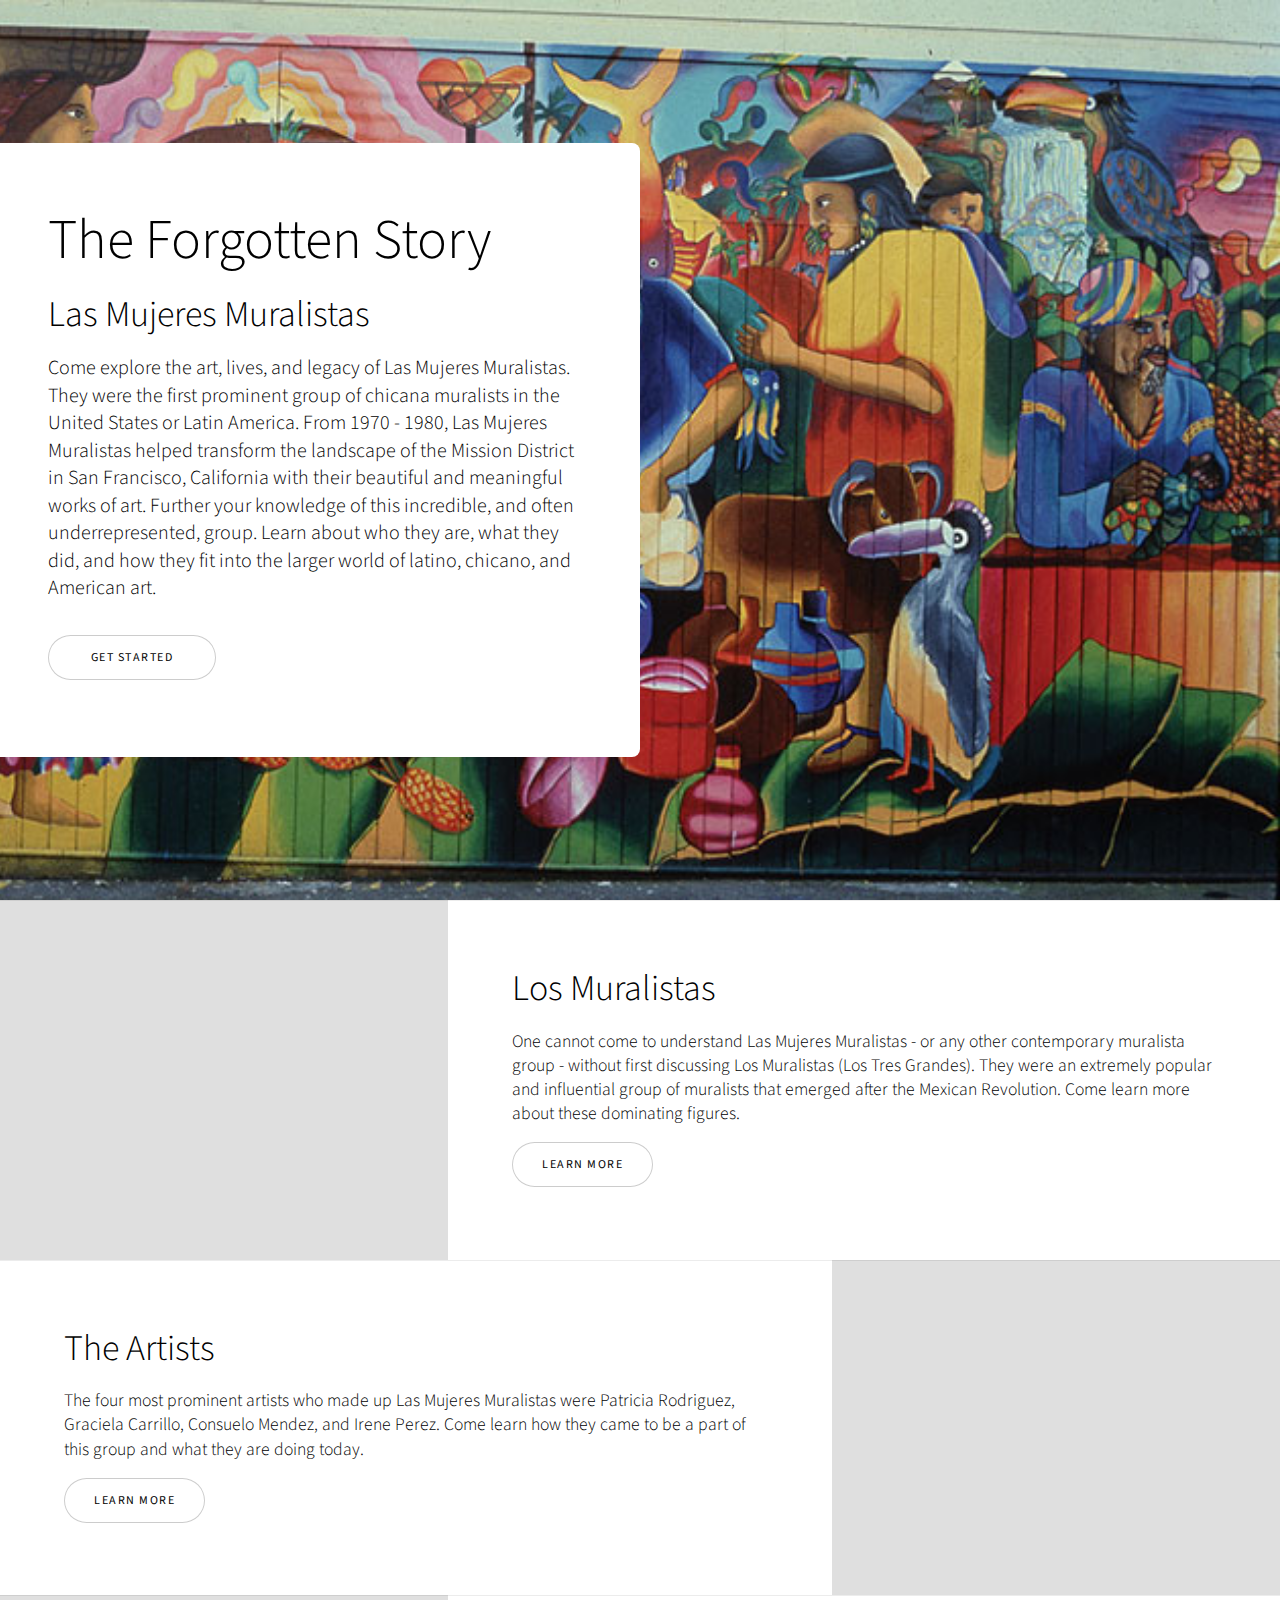
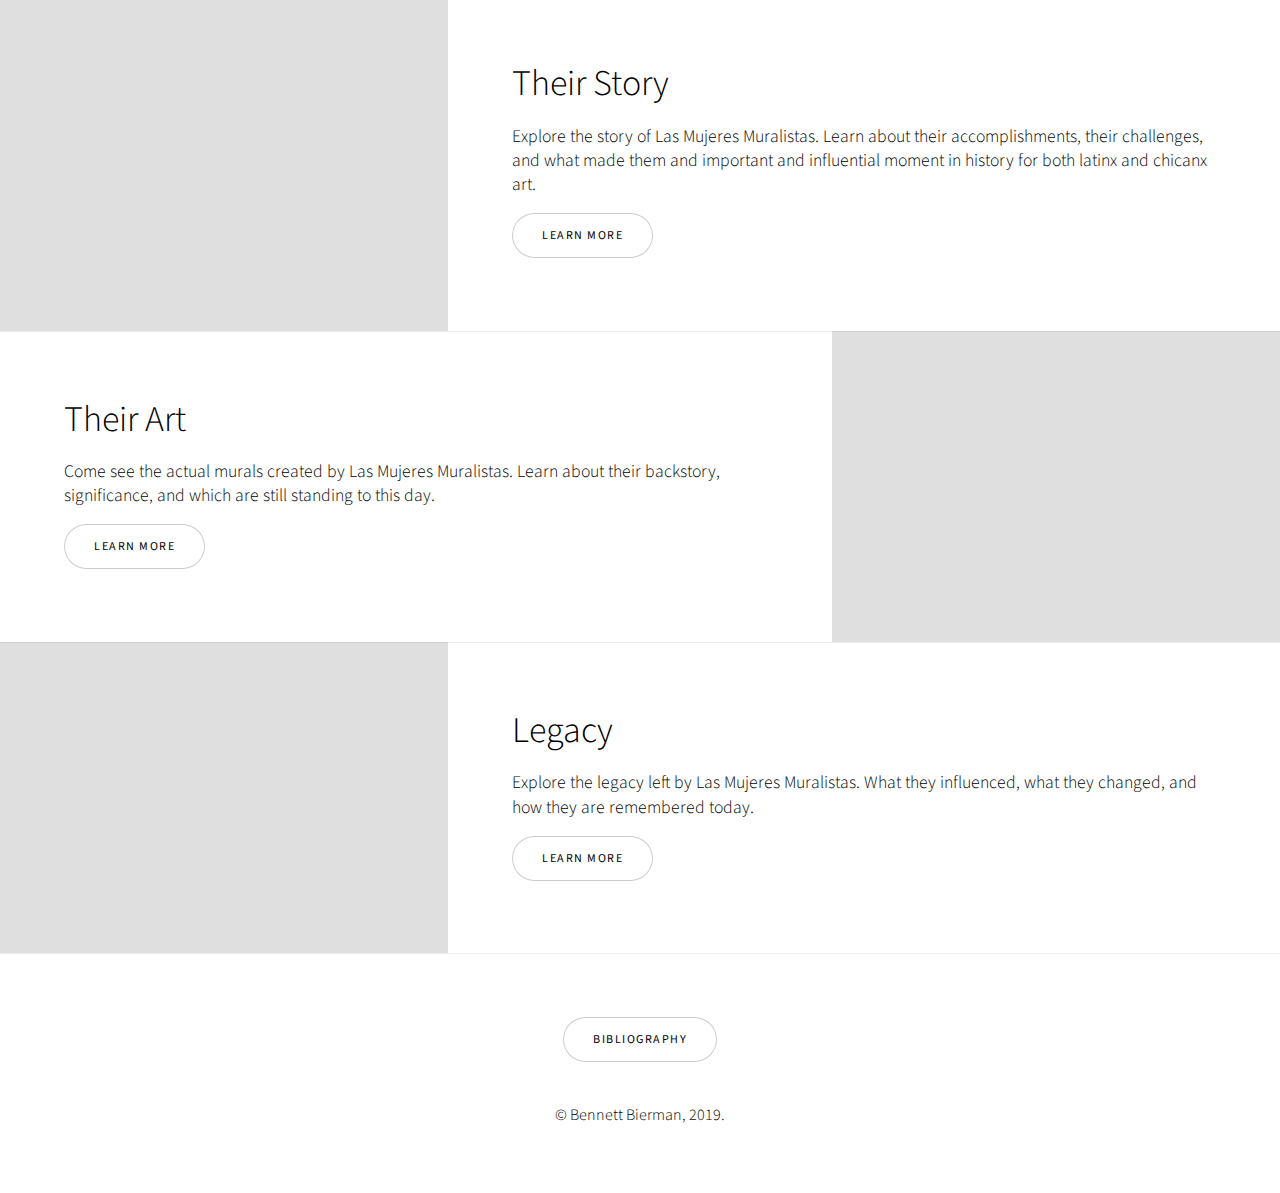
<file: index.html>
<!DOCTYPE HTML>
<!--
	Story by HTML5 UP
	html5up.net | @ajlkn
	Free for personal and commercial use under the CCA 3.0 license (html5up.net/license)
-->
<html>
	<head>
		<title>The Forgotten Journey</title>
		<meta charset="utf-8" />
		<meta name="viewport" content="width=device-width, initial-scale=1, user-scalable=no" />
		<link rel="stylesheet" href="assets/css/main.css" />
		<noscript><link rel="stylesheet" href="assets/css/noscript.css" /></noscript>
	</head>
	<body class="is-preload">

		<!-- Wrapper -->
			<div id="wrapper" class="divided">

				<!-- One -->
					<section class="banner style2 orient-left content-align-left image-position-right fullscreen onload-image-fade-in onload-content-fade-right">
						<div class="content">
							<h1>The Forgotten Story</h1>
							<h2>Las Mujeres Muralistas<h2>
							<p class="major">Come explore the art, lives, and legacy of Las Mujeres Muralistas. They were the first prominent group of chicana muralists in the United States or Latin America. From 1970 - 1980, Las Mujeres Muralistas helped transform the landscape of the Mission District in San Francisco, California with their beautiful and meaningful works of art. Further your knowledge of this incredible, and often underrepresented, group.  Learn about who they are, what they did, and how they fit into the larger world of latino, chicano, and American art.</p>
							<ul class="actions stacked">
								<li><a href="#first" class="button big wide smooth-scroll-middle">Get Started</a></li>
							</ul>
						</div>
						<div class="image">
							<img src="images/Mural_1.jpg" alt="" />
						</div>
					</section>

				<!-- 3 Grande -->
					<section class="spotlight style1 orient-right content-align-left image-position-center onscroll-image-fade-in" id="first">
						<div class="content">
							<h2>Los Muralistas</h2>
							<h4>One cannot come to understand Las Mujeres Muralistas - or any other contemporary muralista group - without first discussing Los Muralistas (Los Tres Grandes).  They were an extremely popular and influential group of muralists that emerged after the Mexican Revolution.  Come learn more about these dominating figures.</h4>

							<ul class="actions stacked">
								<li><a href="LosMuralistas.html" class="button">Learn More</a></li>
							</ul>
						</div>
						<div class="image">
							<img src="images/artists.jpg" alt="" />
						</div>
					</section>

				<!-- The Artists -->
					<section class="spotlight style1 orient-left content-align-left image-position-center onscroll-image-fade-in">
						<div class="content">
							<h2>The Artists</h2>
							<h4>The four most prominent artists who made up Las Mujeres Muralistas were  Patricia Rodriguez, Graciela Carrillo, Consuelo Mendez, and Irene Perez.  Come learn how they came to be a part of this group and what they are doing today. 
							</h4>
							<ul class="actions stacked">
								<li><a href="theArtists.html" class="button">Learn More</a></li>
							</ul>
						</div>
						<div class="image">
							<img src="images/three_mujeres.jpg" alt="" />
						</div>
					</section>

				<!-- Struggle -->
					<section class="spotlight style1 orient-right content-align-left image-position-center onscroll-image-fade-in">
						<div class="content">
							<h2>Their Story</h2>
							<h4>Explore the story of Las Mujeres Muralistas.  Learn about their accomplishments, their challenges, and what made them and important and influential moment in history for both latinx and chicanx art. </h4>
							<ul class="actions stacked">
								<li><a href="struggle.html" class="button">Learn More</a></li>
							</ul>
						</div>
						<div class="image">
							<img src="images/chicano_art.jpg" alt="" />
						</div>
					</section>

				<!-- Their Work -->
					<section class="spotlight style1 orient-left content-align-left image-position-center onscroll-image-fade-in">
						<div class="content">
							<h2>Their Art</h2>
							<h4>Come see the actual murals created by Las Mujeres Muralistas.  Learn about their backstory, significance, and which are still standing to this day. </h4>
							<ul class="actions stacked">
								<li><a href="TheArt.html" class="button">Learn More</a></li>
							</ul>
						</div>
						<div class="image">
							<img src="images/their_art.jpg" alt="" />
						</div>
					</section>

				<!-- Larger Movements -->
					<section class="spotlight style1 orient-right content-align-left image-position-center onscroll-image-fade-in">
						<div class="content">
							<h2>Legacy</h2>
							<h4>Explore the legacy left by Las Mujeres Muralistas.  What they influenced, what they changed, and how they are remembered today. </h4>
							<ul class="actions stacked">
								<li><a href="movements.html" class="button">Learn More</a></li>
							</ul>
						</div>
						<div class="image">
							<img src="images/legacy.jpg" alt="" />
						</div>
					</section>

				

				<!-- Eight -->
					<footer class="wrapper style1 align-center">
						<div class="inner">
							<ul class="actions stacked">
								<li><a href="https://docs.google.com/document/d/18CpOERGQabqAbsi37Ru4Nav7_LlBPJ4bj7q-UUsuO5E/edit" class="button">Bibliography</a></li>
							</ul>
							<p>&copy; Bennett Bierman, 2019</a>.</p>
						</div>
					</footer>

						<!-- Gallery 
							<div class="gallery style2 medium lightbox onscroll-fade-in">
								<article>
									<a href="images/gallery/fulls/01.jpg" class="image">
										<img src="images/gallery/thumbs/01.jpg" alt="" />
									</a>
									<div class="caption">
										<h3>Ipsum Dolor</h3>
										<p>Lorem ipsum dolor amet, consectetur magna etiam elit. Etiam sed ultrices.</p>
										<ul class="actions fixed">
											<li><span class="button small">Details</span></li>
										</ul>
									</div>
								</article>
								<article>
									<a href="images/gallery/fulls/02.jpg" class="image">
										<img src="images/gallery/thumbs/02.jpg" alt="" />
									</a>
									<div class="caption">
										<h3>Feugiat Lorem</h3>
										<p>Lorem ipsum dolor amet, consectetur magna etiam elit. Etiam sed ultrices.</p>
										<ul class="actions fixed">
											<li><span class="button small">Details</span></li>
										</ul>
									</div>
								</article>
								<article>
									<a href="images/gallery/fulls/03.jpg" class="image">
										<img src="images/gallery/thumbs/03.jpg" alt="" />
									</a>
									<div class="caption">
										<h3>Magna Amet</h3>
										<p>Lorem ipsum dolor amet, consectetur magna etiam elit. Etiam sed ultrices.</p>
										<ul class="actions fixed">
											<li><span class="button small">Details</span></li>
										</ul>
									</div>
								</article>
								<article>
									<a href="images/gallery/fulls/04.jpg" class="image">
										<img src="images/gallery/thumbs/04.jpg" alt="" />
									</a>
									<div class="caption">
										<h3>Sed Tempus</h3>
										<p>Lorem ipsum dolor amet, consectetur magna etiam elit. Etiam sed ultrices.</p>
										<ul class="actions fixed">
											<li><span class="button small">Details</span></li>
										</ul>
									</div>
								</article>
								<article>
									<a href="images/gallery/fulls/05.jpg" class="image">
										<img src="images/gallery/thumbs/05.jpg" alt="" />
									</a>
									<div class="caption">
										<h3>Ultrices Magna</h3>
										<p>Lorem ipsum dolor amet, consectetur magna etiam elit. Etiam sed ultrices.</p>
										<ul class="actions fixed">
											<li><span class="button small">Details</span></li>
										</ul>
									</div>
								</article>
								<article>
									<a href="images/gallery/fulls/06.jpg" class="image">
										<img src="images/gallery/thumbs/06.jpg" alt="" />
									</a>
									<div class="caption">
										<h3>Sed Tempus</h3>
										<p>Lorem ipsum dolor amet, consectetur magna etiam elit. Etiam sed ultrices.</p>
										<ul class="actions fixed">
											<li><span class="button small">Details</span></li>
										</ul>
									</div>
								</article>
								<article>
									<a href="images/gallery/fulls/07.jpg" class="image">
										<img src="images/gallery/thumbs/07.jpg" alt="" />
									</a>
									<div class="caption">
										<h3>Ipsum Lorem</h3>
										<p>Lorem ipsum dolor amet, consectetur magna etiam elit. Etiam sed ultrices.</p>
										<ul class="actions fixed">
											<li><span class="button small">Details</span></li>
										</ul>
									</div>
								</article>
								<article>
									<a href="images/gallery/fulls/08.jpg" class="image">
										<img src="images/gallery/thumbs/08.jpg" alt="" />
									</a>
									<div class="caption">
										<h3>Magna Risus</h3>
										<p>Lorem ipsum dolor amet, consectetur magna etiam elit. Etiam sed ultrices.</p>
										<ul class="actions fixed">
											<li><span class="button small">Details</span></li>
										</ul>
									</div>
								</article>
								<article>
									<a href="images/gallery/fulls/09.jpg" class="image">
										<img src="images/gallery/thumbs/09.jpg" alt="" />
									</a>
									<div class="caption">
										<h3>Tempus Dolor</h3>
										<p>Lorem ipsum dolor amet, consectetur magna etiam elit. Etiam sed ultrices.</p>
										<ul class="actions fixed">
											<li><span class="button small">Details</span></li>
										</ul>
									</div>
								</article>
								<article>
									<a href="images/gallery/fulls/10.jpg" class="image">
										<img src="images/gallery/thumbs/10.jpg" alt="" />
									</a>
									<div class="caption">
										<h3>Sed Etiam</h3>
										<p>Lorem ipsum dolor amet, consectetur magna etiam elit. Etiam sed ultrices.</p>
										<ul class="actions fixed">
											<li><span class="button small">Details</span></li>
										</ul>
									</div>
								</article>
								<article>
									<a href="images/gallery/fulls/11.jpg" class="image">
										<img src="images/gallery/thumbs/11.jpg" alt="" />
									</a>
									<div class="caption">
										<h3>Magna Lorem</h3>
										<p>Lorem ipsum dolor amet, consectetur magna etiam elit. Etiam sed ultrices.</p>
										<ul class="actions fixed">
											<li><span class="button small">Details</span></li>
										</ul>
									</div>
								</article>
								<article>
									<a href="images/gallery/fulls/12.jpg" class="image">
										<img src="images/gallery/thumbs/12.jpg" alt="" />
									</a>
									<div class="caption">
										<h3>Ipsum Dolor</h3>
										<p>Lorem ipsum dolor amet, consectetur magna etiam elit. Etiam sed ultrices.</p>
										<ul class="actions fixed">
											<li><span class="button small">Details</span></li>
										</ul>
									</div>
								</article>
							</div>
					</section> -->

				<!-- Six 
					<section class="wrapper style1 align-center">
						<div class="inner">
							<h2>Ipsum sed consequat</h2>
							<div class="image">
								<img src="images/Mural_1.jpg" alt="" />
							</div>
							<p>Lorem ipsum dolor sit amet, consectetur adipiscing elit. Morbi id ante sed ex pharetra lacinia sit amet vel massa. Donec facilisis laoreet nulla eu bibendum. Donec ut ex risus. Fusce lorem lectus, pharetra pretium massa et, hendrerit vestibulum odio lorem ipsum.</p>
						</div>
					</section> -->
							<!--<div class="items style1 medium onscroll-fade-in">
								<section>
									<span class="icon style2 major fa-gem"></span>
									<h3>Lorem</h3>
									<p>Lorem ipsum dolor sit amet, consectetur adipiscing elit. Morbi dui turpis, cursus eget orci amet aliquam congue semper. Etiam eget ultrices risus nec tempor elit.</p>
								</section>
								<section>
									<span class="icon solid style2 major fa-save"></span>
									<h3>Ipsum</h3>
									<p>Lorem ipsum dolor sit amet, consectetur adipiscing elit. Morbi dui turpis, cursus eget orci amet aliquam congue semper. Etiam eget ultrices risus nec tempor elit.</p>
								</section>
								<section>
									<span class="icon solid style2 major fa-chart-bar"></span>
									<h3>Dolor</h3>
									<p>Lorem ipsum dolor sit amet, consectetur adipiscing elit. Morbi dui turpis, cursus eget orci amet aliquam congue semper. Etiam eget ultrices risus nec tempor elit.</p>
								</section>
								<section>
									<span class="icon solid style2 major fa-wifi"></span>
									<h3>Amet</h3>
									<p>Lorem ipsum dolor sit amet, consectetur adipiscing elit. Morbi dui turpis, cursus eget orci amet aliquam congue semper. Etiam eget ultrices risus nec tempor elit.</p>
								</section>
								<section>
									<span class="icon solid style2 major fa-cog"></span>
									<h3>Magna</h3>
									<p>Lorem ipsum dolor sit amet, consectetur adipiscing elit. Morbi dui turpis, cursus eget orci amet aliquam congue semper. Etiam eget ultrices risus nec tempor elit.</p>
								</section>
								<section>
									<span class="icon style2 major fa-paper-plane"></span>
									<h3>Tempus</h3>
									<p>Lorem ipsum dolor sit amet, consectetur adipiscing elit. Morbi dui turpis, cursus eget orci amet aliquam congue semper. Etiam eget ultrices risus nec tempor elit.</p>
								</section>
								<section>
									<span class="icon solid style2 major fa-desktop"></span>
									<h3>Aliquam</h3>
									<p>Lorem ipsum dolor sit amet, consectetur adipiscing elit. Morbi dui turpis, cursus eget orci amet aliquam congue semper. Etiam eget ultrices risus nec tempor elit.</p>
								</section>
								<section>
									<span class="icon solid style2 major fa-sync-alt"></span>
									<h3>Elit</h3>
									<p>Lorem ipsum dolor sit amet, consectetur adipiscing elit. Morbi dui turpis, cursus eget orci amet aliquam congue semper. Etiam eget ultrices risus nec tempor elit.</p>
								</section>
								<section>
									<span class="icon solid style2 major fa-hashtag"></span>
									<h3>Morbi</h3>
									<p>Lorem ipsum dolor sit amet, consectetur adipiscing elit. Morbi dui turpis, cursus eget orci amet aliquam congue semper. Etiam eget ultrices risus nec tempor elit.</p>
								</section>
								<section>
									<span class="icon solid style2 major fa-bolt"></span>
									<h3>Turpis</h3>
									<p>Lorem ipsum dolor sit amet, consectetur adipiscing elit. Morbi dui turpis, cursus eget orci amet aliquam congue semper. Etiam eget ultrices risus nec tempor elit.</p>
								</section>
								<section>
									<span class="icon solid style2 major fa-envelope"></span>
									<h3>Ultrices</h3>
									<p>Lorem ipsum dolor sit amet, consectetur adipiscing elit. Morbi dui turpis, cursus eget orci amet aliquam congue semper. Etiam eget ultrices risus nec tempor elit.</p>
								</section>
								<section>
									<span class="icon solid style2 major fa-leaf"></span>
									<h3>Risus</h3>
									<p>Lorem ipsum dolor sit amet, consectetur adipiscing elit. Morbi dui turpis, cursus eget orci amet aliquam congue semper. Etiam eget ultrices risus nec tempor elit.</p>
								</section> -->
							<!--</div>
						</div>
					</section> -->

				<!-- Seven 
					<section class="wrapper style1 align-center">
						<div class="inner medium">
							<h2>Get in touch</h2>
							<form method="post" action="#">
								<div class="fields">
									<div class="field half">
										<label for="name">Name</label>
										<input type="text" name="name" id="name" value="" />
									</div>
									<div class="field half">
										<label for="email">Email</label>
										<input type="email" name="email" id="email" value="" />
									</div>
									<div class="field">
										<label for="message">Message</label>
										<textarea name="message" id="message" rows="6"></textarea>
									</div>
								</div>
								<ul class="actions special">
									<li><input type="submit" name="submit" id="submit" value="Send Message" /></li>
								</ul>
							</form>
						</div>
					</section> -->

				<!-- Footer 
					<footer class="wrapper style1 align-center">
						<div class="inner">
							<ul class="icons">
								<li><a href="#" class="icon brands style2 fa-twitter"><span class="label">Twitter</span></a></li>
								<li><a href="#" class="icon brands style2 fa-facebook-f"><span class="label">Facebook</span></a></li>
								<li><a href="#" class="icon brands style2 fa-instagram"><span class="label">Instagram</span></a></li>
								<li><a href="#" class="icon brands style2 fa-linkedin-in"><span class="label">LinkedIn</span></a></li>
								<li><a href="#" class="icon style2 fa-envelope"><span class="label">Email</span></a></li>
							</ul							<p>&copy; Untitled. Design: <a href="https://html5up.net">HTML5 UP</a>.</p>
						</div>
					</footer>
			</div>
<!--hi-->

		<!- Scripts -->
			<script src="assets/js/jquery.min.js"></script>
			<script src="assets/js/jquery.scrollex.min.js"></script>
			<script src="assets/js/jquery.scrolly.min.js"></script>
			<script src="assets/js/browser.min.js"></script>
			<script src="assets/js/breakpoints.min.js"></script>
			<script src="assets/js/util.js"></script>
			<script src="assets/js/main.js"></script>

	</body>
</html>
</file>
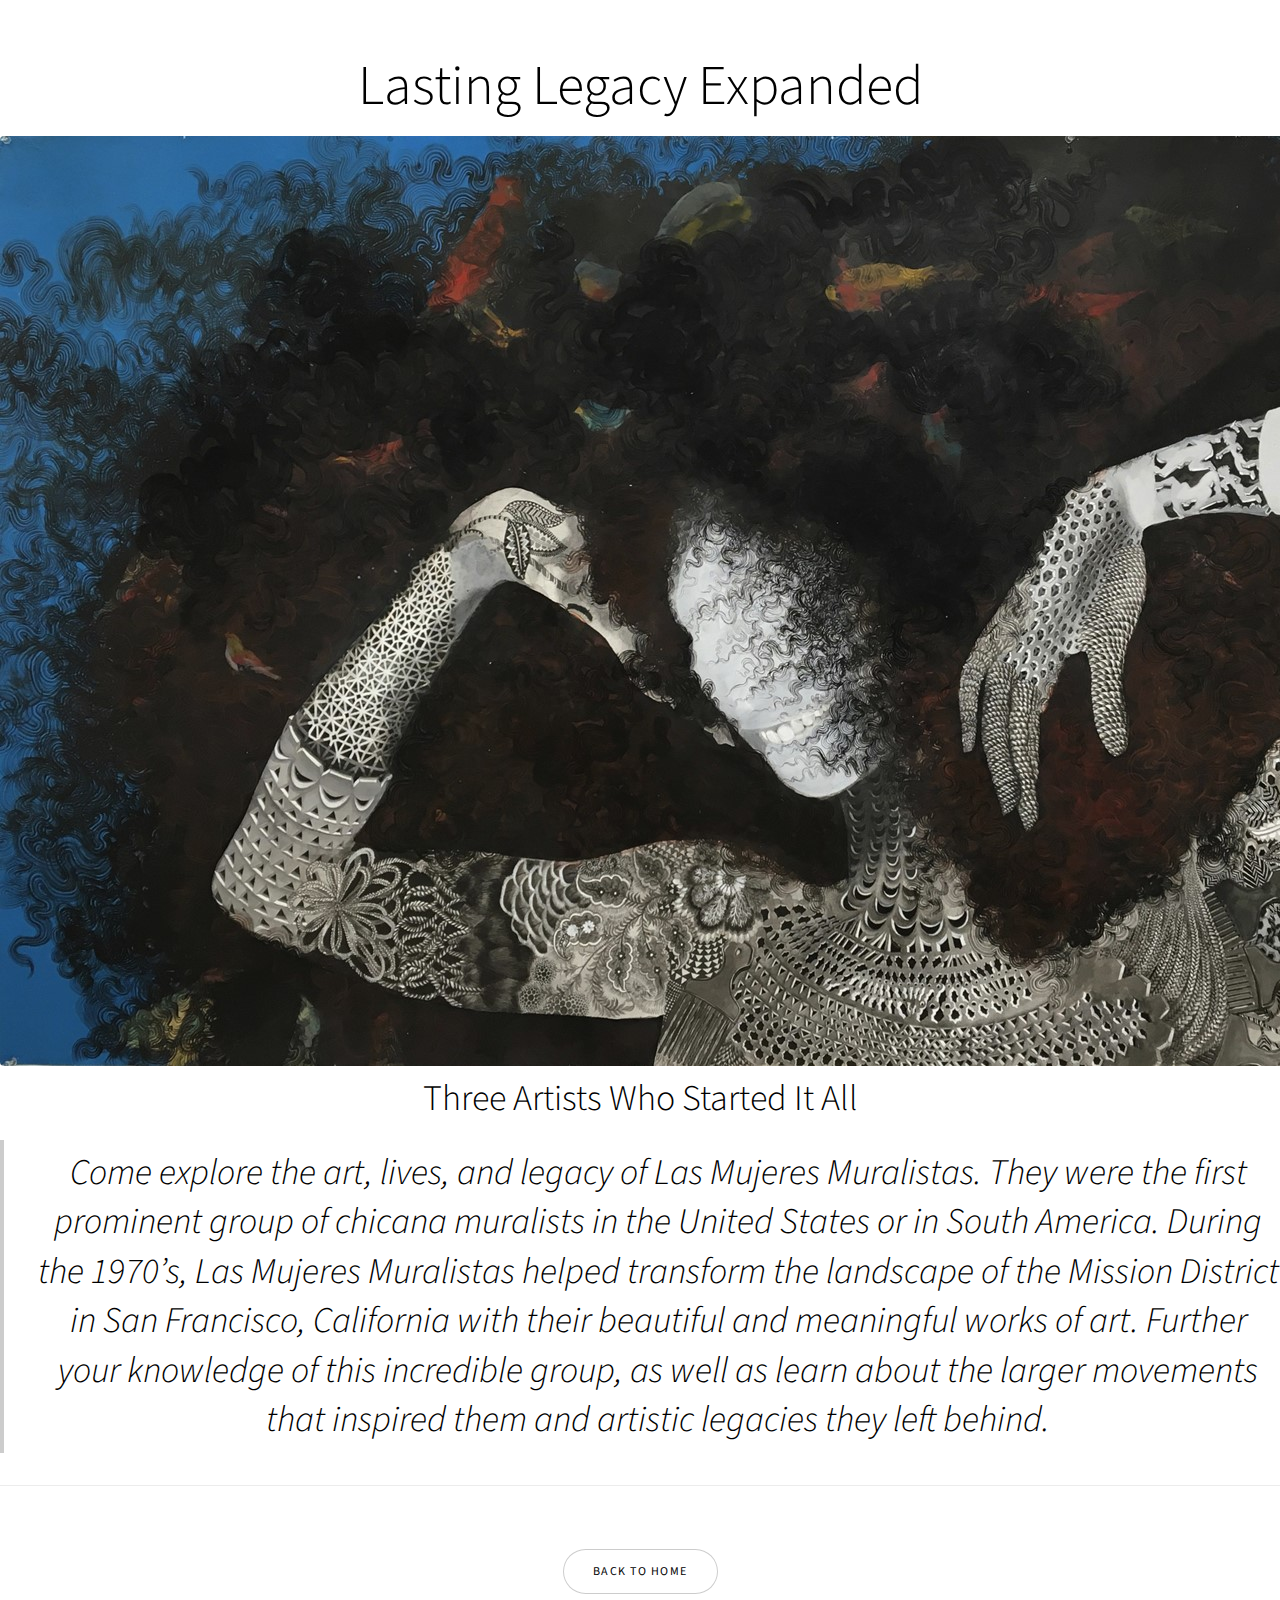
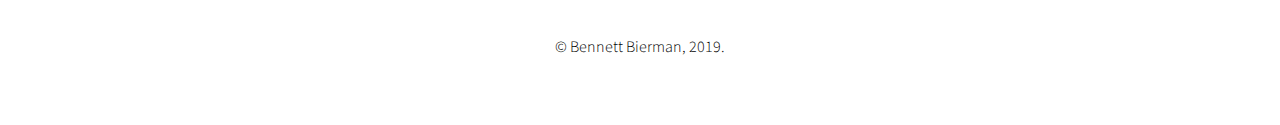
<file: LastingLegacy.html>
<!DOCTYPE HTML>
<!--
	Story by HTML5 UP
	html5up.net | @ajlkn
	Free for personal and commercial use under the CCA 3.0 license (html5up.net/license)
-->
<html>
	<head>
		<title>The Forgotten Journey</title>
		<meta charset="utf-8" />
		<meta name="viewport" content="width=device-width, initial-scale=1, user-scalable=no" />
		<link rel="stylesheet" href="assets/css/main.css" />
		<noscript><link rel="stylesheet" href="assets/css/noscript.css" /></noscript>
	</head>
	<body class="is-preload">

		<!-- Wrapper -->
			<div id="wrapper" class="divided">

				<!-- One -->
					<section class= "wrapper style1 align-center">

					<!-- banner style1 orient-left content-align-left image-position-right fullscreen onload-image-fade-in onload-content-fade-right -->
						<br>
						<br>

						<div class="content">
							<h1>Lasting Legacy Expanded</h1>
							<div class="image">
								<img src="images/legacy.jpg" alt="images/pic03.jpg" />
							</div>

							<!-- <section class="wrapper style1 align-center">
								<div class="inner">
									<div class="image">
										<img src="images/Mural_1.jpg" alt="images/pic03.jpg" />
									</div>
								</div>
							</section>  -->


							<h2>Three Artists Who Started It All<h2>
							<blockquote class="major">Come  explore  the  art,  lives,  and  legacy  of  Las  Mujeres  Muralistas.  They  were  the  first  prominent  group  of  chicana  muralists  in  the  United  States  or  in  South  America.  During  the  1970’s,  Las  Mujeres  Muralistas helped  transform  the  landscape  of  the  Mission  District  in  San  Francisco,  California  with  their  beautiful  and  meaningful  works  of  art.  Further your knowledge of this incredible group, as well as learn about the larger movements that inspired them and artistic legacies they left behind.</blockquote>
							 <!--<a href="https://html5up.net">HTML5 UP</a> and released for free under the <a href="https://html5up.net/license">Creative Commons</a>.</p> -->
							<!-- <ul class="actions stacked">
								<li><a href="#first" class="button big wide smooth-scroll-middle">Get Started</a></li>
							</ul> -->
						</div>
						<!-- One 
						<div class="image">
							<img src="images/Mural_1.jpg" alt="" />
						</div> -->
					</section>

				<!-- Two 
					<section class="spotlight style1 orient-right content-align-left image-position-center onscroll-image-fade-in" id="first">
						<div class="content">
							<h2>Los Muralistas</h2>
							<p>Lorem ipsum dolor sit amet, consectetur adipiscing elit. Morbi id ante sed ex pharetra lacinia sit amet vel massa. Donec facilisis laoreet nulla eu bibendum. Donec ut ex risus. Fusce lorem lectus, pharetra pretium massa et, hendrerit vestibulum odio lorem ipsum dolor sit amet.</p>
							
						</div>
						<div class="image">
							<img src="images/artists.jpg" alt="" />
						</div>
					</section> -->

				

				<!-- Footer -->
					<footer class="wrapper style1 align-center">
						<div class="inner">
							<!--<ul class="icons">
								<li><a href="#" class="icon brands style2 fa-twitter"><span class="label">Twitter</span></a></li>
								<li><a href="#" class="icon brands style2 fa-facebook-f"><span class="label">Facebook</span></a></li>
								<li><a href="#" class="icon brands style2 fa-instagram"><span class="label">Instagram</span></a></li>
								<li><a href="#" class="icon brands style2 fa-linkedin-in"><span class="label">LinkedIn</span></a></li>
								<li><a href="#" class="icon style2 fa-envelope"><span class="label">Email</span></a></li>
							</ul> -->
							<ul class="actions stacked">
								<li><a href="index.html" class="button">Back to Home</a></li>
							</ul>
							<p>&copy; Bennett Bierman, 2019</a>.</p>
						</div>
					</footer>

			</div>

		<!-- Scripts -->
			<script src="assets/js/jquery.min.js"></script>
			<script src="assets/js/jquery.scrollex.min.js"></script>
			<script src="assets/js/jquery.scrolly.min.js"></script>
			<script src="assets/js/browser.min.js"></script>
			<script src="assets/js/breakpoints.min.js"></script>
			<script src="assets/js/util.js"></script>
			<script src="assets/js/main.js"></script>

	</body>
</html>
</file>
<file: assets/css/noscript.css>
/*
	Story by HTML5 UP
	html5up.net | @ajlkn
	Free for personal and commercial use under the CCA 3.0 license (html5up.net/license)
*/

/* Banner (transitions) */

	.banner.onload-content-fade-up .content {
		-moz-transition: none;
		-webkit-transition: none;
		-ms-transition: none;
		transition: none;
	}

	body.is-preload .banner.onload-content-fade-up .content {
		-moz-transform: none;
		-webkit-transform: none;
		-ms-transform: none;
		transform: none;
		opacity: 1;
	}

	.banner.onload-content-fade-down .content {
		-moz-transition: none;
		-webkit-transition: none;
		-ms-transition: none;
		transition: none;
	}

	body.is-preload .banner.onload-content-fade-down .content {
		-moz-transform: none;
		-webkit-transform: none;
		-ms-transform: none;
		transform: none;
		opacity: 1;
	}

	.banner.onload-content-fade-left .content {
		-moz-transition: none;
		-webkit-transition: none;
		-ms-transition: none;
		transition: none;
	}

	body.is-preload .banner.onload-content-fade-left .content {
		-moz-transform: none;
		-webkit-transform: none;
		-ms-transform: none;
		transform: none;
		opacity: 1;
	}

	.banner.onload-content-fade-right .content {
		-moz-transition: none;
		-webkit-transition: none;
		-ms-transition: none;
		transition: none;
	}

	body.is-preload .banner.onload-content-fade-right .content {
		-moz-transform: none;
		-webkit-transform: none;
		-ms-transform: none;
		transform: none;
		opacity: 1;
	}

	.banner.onload-content-fade-in .content {
		-moz-transition: none;
		-webkit-transition: none;
		-ms-transition: none;
		transition: none;
	}

	body.is-preload .banner.onload-content-fade-in .content {
		-moz-transform: none;
		-webkit-transform: none;
		-ms-transform: none;
		transform: none;
		opacity: 1;
	}

	.banner.onload-image-fade-up .image {
		-moz-transition: none;
		-webkit-transition: none;
		-ms-transition: none;
		transition: none;
	}

		.banner.onload-image-fade-up .image img {
			-moz-transition: none;
			-webkit-transition: none;
			-ms-transition: none;
			transition: none;
		}

	body.is-preload .banner.onload-image-fade-up .image {
		-moz-transform: none;
		-webkit-transform: none;
		-ms-transform: none;
		transform: none;
		opacity: 1;
	}

		body.is-preload .banner.onload-image-fade-up .image img {
			opacity: 1;
		}

	.banner.onload-image-fade-down .image {
		-moz-transition: none;
		-webkit-transition: none;
		-ms-transition: none;
		transition: none;
	}

		.banner.onload-image-fade-down .image img {
			-moz-transition: none;
			-webkit-transition: none;
			-ms-transition: none;
			transition: none;
		}

	body.is-preload .banner.onload-image-fade-down .image {
		-moz-transform: none;
		-webkit-transform: none;
		-ms-transform: none;
		transform: none;
		opacity: 1;
	}

		body.is-preload .banner.onload-image-fade-down .image img {
			opacity: 1;
		}

	.banner.onload-image-fade-left .image {
		-moz-transition: none;
		-webkit-transition: none;
		-ms-transition: none;
		transition: none;
	}

		.banner.onload-image-fade-left .image img {
			-moz-transition: none;
			-webkit-transition: none;
			-ms-transition: none;
			transition: none;
		}

	body.is-preload .banner.onload-image-fade-left .image {
		-moz-transform: none;
		-webkit-transform: none;
		-ms-transform: none;
		transform: none;
		opacity: 1;
	}

		body.is-preload .banner.onload-image-fade-left .image img {
			opacity: 1;
		}

	.banner.onload-image-fade-right .image {
		-moz-transition: none;
		-webkit-transition: none;
		-ms-transition: none;
		transition: none;
	}

		.banner.onload-image-fade-right .image img {
			-moz-transition: none;
			-webkit-transition: none;
			-ms-transition: none;
			transition: none;
		}

	body.is-preload .banner.onload-image-fade-right .image {
		-moz-transform: none;
		-webkit-transform: none;
		-ms-transform: none;
		transform: none;
		opacity: 1;
	}

		body.is-preload .banner.onload-image-fade-right .image img {
			opacity: 1;
		}

	.banner.onload-image-fade-in .image img {
		-moz-transition: none;
		-webkit-transition: none;
		-ms-transition: none;
		transition: none;
	}

	body.is-preload .banner.onload-image-fade-in .image img {
		opacity: 1;
	}

	.banner.onscroll-content-fade-up .content {
		-moz-transition: none;
		-webkit-transition: none;
		-ms-transition: none;
		transition: none;
	}

	.banner.onscroll-content-fade-up.is-inactive .content {
		-moz-transform: none;
		-webkit-transform: none;
		-ms-transform: none;
		transform: none;
		opacity: 1;
	}

	.banner.onscroll-content-fade-down .content {
		-moz-transition: none;
		-webkit-transition: none;
		-ms-transition: none;
		transition: none;
	}

	.banner.onscroll-content-fade-down.is-inactive .content {
		-moz-transform: none;
		-webkit-transform: none;
		-ms-transform: none;
		transform: none;
		opacity: 1;
	}

	.banner.onscroll-content-fade-left .content {
		-moz-transition: none;
		-webkit-transition: none;
		-ms-transition: none;
		transition: none;
	}

	.banner.onscroll-content-fade-left.is-inactive .content {
		-moz-transform: none;
		-webkit-transform: none;
		-ms-transform: none;
		transform: none;
		opacity: 1;
	}

	.banner.onscroll-content-fade-right .content {
		-moz-transition: none;
		-webkit-transition: none;
		-ms-transition: none;
		transition: none;
	}

	.banner.onscroll-content-fade-right.is-inactive .content {
		-moz-transform: none;
		-webkit-transform: none;
		-ms-transform: none;
		transform: none;
		opacity: 1;
	}

	.banner.onscroll-content-fade-in .content {
		-moz-transition: none;
		-webkit-transition: none;
		-ms-transition: none;
		transition: none;
	}

	.banner.onscroll-content-fade-in.is-inactive .content {
		-moz-transform: none;
		-webkit-transform: none;
		-ms-transform: none;
		transform: none;
		opacity: 1;
	}

	.banner.onscroll-image-fade-up .image {
		-moz-transition: none;
		-webkit-transition: none;
		-ms-transition: none;
		transition: none;
	}

		.banner.onscroll-image-fade-up .image img {
			-moz-transition: none;
			-webkit-transition: none;
			-ms-transition: none;
			transition: none;
		}

	.banner.onscroll-image-fade-up.is-inactive .image {
		-moz-transform: none;
		-webkit-transform: none;
		-ms-transform: none;
		transform: none;
		opacity: 1;
	}

		.banner.onscroll-image-fade-up.is-inactive .image img {
			opacity: 1;
		}

	.banner.onscroll-image-fade-down .image {
		-moz-transition: none;
		-webkit-transition: none;
		-ms-transition: none;
		transition: none;
	}

		.banner.onscroll-image-fade-down .image img {
			-moz-transition: none;
			-webkit-transition: none;
			-ms-transition: none;
			transition: none;
		}

	.banner.onscroll-image-fade-down.is-inactive .image {
		-moz-transform: none;
		-webkit-transform: none;
		-ms-transform: none;
		transform: none;
		opacity: 1;
	}

		.banner.onscroll-image-fade-down.is-inactive .image img {
			opacity: 1;
		}

	.banner.onscroll-image-fade-left .image {
		-moz-transition: none;
		-webkit-transition: none;
		-ms-transition: none;
		transition: none;
	}

		.banner.onscroll-image-fade-left .image img {
			-moz-transition: none;
			-webkit-transition: none;
			-ms-transition: none;
			transition: none;
		}

	.banner.onscroll-image-fade-left.is-inactive .image {
		-moz-transform: none;
		-webkit-transform: none;
		-ms-transform: none;
		transform: none;
		opacity: 1;
	}

		.banner.onscroll-image-fade-left.is-inactive .image img {
			opacity: 1;
		}

	.banner.onscroll-image-fade-right .image {
		-moz-transition: none;
		-webkit-transition: none;
		-ms-transition: none;
		transition: none;
	}

		.banner.onscroll-image-fade-right .image img {
			-moz-transition: none;
			-webkit-transition: none;
			-ms-transition: none;
			transition: none;
		}

	.banner.onscroll-image-fade-right.is-inactive .image {
		-moz-transform: none;
		-webkit-transform: none;
		-ms-transform: none;
		transform: none;
		opacity: 1;
	}

		.banner.onscroll-image-fade-right.is-inactive .image img {
			opacity: 1;
		}

	.banner.onscroll-image-fade-in .image img {
		-moz-transition: none;
		-webkit-transition: none;
		-ms-transition: none;
		transition: none;
	}

	.banner.onscroll-image-fade-in.is-inactive .image img {
		opacity: 1;
	}
</file>
<file: assets/css/main.css>
@import url(fontawesome-all.min.css);
@import url("https://fonts.googleapis.com/css?family=Source+Sans+Pro:300,300i,400,400i");

/*
	Story by HTML5 UP
	html5up.net | @ajlkn
	Free for personal and commercial use under the CCA 3.0 license (html5up.net/license)
*/

html, body, div, span, applet, object,
iframe, h1, h2, h3, h4, h5, h6, p, blockquote,
pre, a, abbr, acronym, address, big, cite,
code, del, dfn, em, img, ins, kbd, q, s, samp,
small, strike, strong, sub, sup, tt, var, b,
u, i, center, dl, dt, dd, ol, ul, li, fieldset,
form, label, legend, table, caption, tbody,
tfoot, thead, tr, th, td, article, aside,
canvas, details, embed, figure, figcaption,
footer, header, hgroup, menu, nav, output, ruby,
section, summary, time, mark, audio, video {
	margin: 0;
	padding: 0;
	border: 0;
	font-size: 100%;
	font: inherit;
	vertical-align: baseline;}

article, aside, details, figcaption, figure,
footer, header, hgroup, menu, nav, section {
	display: block;}

body {
	line-height: 1;
}

ol, ul {
	list-style: none;
}

blockquote, q {
	quotes: none;
}

	blockquote:before, blockquote:after, q:before, q:after {
		content: '';
		content: none;
	}

table {
	border-collapse: collapse;
	border-spacing: 0;
}

body {
	-webkit-text-size-adjust: none;
}

mark {
	background-color: transparent;
	color: inherit;
}

input::-moz-focus-inner {
	border: 0;
	padding: 0;
}

input, select, textarea {
	-moz-appearance: none;
	-webkit-appearance: none;
	-ms-appearance: none;
	appearance: none;
}

/* Basic */

	@-ms-viewport {
		width: device-width;
	}

	body {
		-ms-overflow-style: scrollbar;
	}

	@media screen and (max-width: 480px) {

		html, body {
			min-width: 320px;
		}

	}

	html {
		box-sizing: border-box;
	}

	*, *:before, *:after {
		box-sizing: inherit;
	}

	body {
		background: #ffffff;
	}

		body.is-preload *, body.is-preload *:before, body.is-preload *:after {
			-moz-animation: none !important;
			-webkit-animation: none !important;
			-ms-animation: none !important;
			animation: none !important;
			-moz-transition: none !important;
			-webkit-transition: none !important;
			-ms-transition: none !important;
			transition: none !important;
		}

/* Type */

	html {
		font-size: 18pt;
	}

		@media screen and (max-width: 1680px) {

			html {
				font-size: 14pt;
			}

		}

		@media screen and (max-width: 1280px) {

			html {
				font-size: 12pt;
			}

		}

		@media screen and (max-width: 736px) {

			html {
				font-size: 11pt;
			}

		}

		@media screen and (max-width: 360px) {

			html {
				font-size: 10pt;
			}

		}

	body {
		background-color: #ffffff;
		color: #000000;
	}

	body, input, select, textarea {
		font-family: "Source Sans Pro", Helvetica, sans-serif;
		font-size: 1rem;
		font-weight: 300;
		line-height: 1.65;
	}

	a {
		-moz-transition: color 0.2s ease-in-out;
		-webkit-transition: color 0.2s ease-in-out;
		-ms-transition: color 0.2s ease-in-out;
		transition: color 0.2s ease-in-out;
		text-decoration: underline;
	}

		a:hover {
			text-decoration: none;
		}

	strong, b {
		font-weight: 400;
	}

	em, i {
		font-style: italic;
	}

	p {
		margin: 0 0 2rem 0;
	}

		p.major {
			font-size: 1.25rem;
		}

	h1, h2, h3, h4, h5, h6 {
		font-weight: 300;
		line-height: 1.375;
		letter-spacing: 0.0em;
		margin: 0 0 1rem 0;
	}

		h1 a, h2 a, h3 a, h4 a, h5 a, h6 a {
			color: inherit;
			text-decoration: none;
		}

	h1 {
		font-size: 3.5rem;
		line-height: 1.2;
	}

	h2 {
		font-size: 2.25rem;
	}

	h3 {
		font-size: 1.5rem;
	}

	h4 {
		font-size: 1.1rem;
	}

	h5 {
		font-size: 0.9rem;
	}

	h6 {
		font-size: 0.7rem;
	}

	sub {
		font-size: 0.8rem;
		position: relative;
		top: 0.5rem;
	}

	sup {
		font-size: 0.8rem;
		position: relative;
		top: -0.5rem;
	}

	blockquote {
		border-left: solid 4px;
		font-style: italic;
		margin: 0 0 2rem 0;
		padding: 0.5rem 0 0.5rem 2rem;
	}

	code {
		border-radius: 4px;
		font-family: "Courier New", monospace;
		font-size: 0.9em;
		margin: 0 0.25rem;
		padding: 0.25rem 0.325rem;
	}

	pre {
		-webkit-overflow-scrolling: touch;
		font-family: "Courier New", monospace;
		font-size: 0.9em;
		margin: 0 0 2rem 0;
	}

		pre code {
			display: block;
			line-height: 1.5;
			padding: 0.75rem 1rem;
			overflow-x: auto;
		}

	hr {
		border: 0;
		border-bottom: solid 1px;
		margin: 2.5rem 0;
	}

		hr.major {
			margin: 3.5rem 0;
		}

	.align-left {
		text-align: left;
	}

	.align-center {
		text-align: center;
	}

	.align-right {
		text-align: right;
	}

	@media screen and (max-width: 736px) {

		p.major {
			font-size: 1.1rem;
		}

		h1 {
			font-size: 2.5rem;
		}

		h2 {
			font-size: 2rem;
		}

		h3 {
			font-size: 1.25rem;
		}

		h4 {
			font-size: 1rem;
		}

	}

	input, select, textarea {
		color: #000000;
	}

	a {
		color: #000000;
	}

		a:hover {
			color: #47D3E5;
		}

	strong, b {
		color: #000000;
	}

	h1, h2, h3, h4, h5, h6 {
		color: #000000;
	}

	blockquote {
		border-left-color: rgba(0, 0, 0, 0.2);
	}

	code {
		background: rgba(0, 0, 0, 0.05);
		border-color: rgba(0, 0, 0, 0.2);
	}

	hr {
		border-bottom-color: rgba(0, 0, 0, 0.2);
	}

/* Row */

	.row {
		display: flex;
		flex-wrap: wrap;
		box-sizing: border-box;
		align-items: stretch;
	}

		.row > * {
			box-sizing: border-box;
		}

		.row.gtr-uniform > * > :last-child {
			margin-bottom: 0;
		}

		.row.aln-left {
			justify-content: flex-start;
		}

		.row.aln-center {
			justify-content: center;
		}

		.row.aln-right {
			justify-content: flex-end;
		}

		.row.aln-top {
			align-items: flex-start;
		}

		.row.aln-middle {
			align-items: center;
		}

		.row.aln-bottom {
			align-items: flex-end;
		}

		.row > .imp {
			order: -1;
		}

		.row > .col-1 {
			width: 8.33333%;
		}

		.row > .off-1 {
			margin-left: 8.33333%;
		}

		.row > .col-2 {
			width: 16.66667%;
		}

		.row > .off-2 {
			margin-left: 16.66667%;
		}

		.row > .col-3 {
			width: 25%;
		}

		.row > .off-3 {
			margin-left: 25%;
		}

		.row > .col-4 {
			width: 33.33333%;
		}

		.row > .off-4 {
			margin-left: 33.33333%;
		}

		.row > .col-5 {
			width: 41.66667%;
		}

		.row > .off-5 {
			margin-left: 41.66667%;
		}

		.row > .col-6 {
			width: 50%;
		}

		.row > .off-6 {
			margin-left: 50%;
		}

		.row > .col-7 {
			width: 58.33333%;
		}

		.row > .off-7 {
			margin-left: 58.33333%;
		}

		.row > .col-8 {
			width: 66.66667%;
		}

		.row > .off-8 {
			margin-left: 66.66667%;
		}

		.row > .col-9 {
			width: 75%;
		}

		.row > .off-9 {
			margin-left: 75%;
		}

		.row > .col-10 {
			width: 83.33333%;
		}

		.row > .off-10 {
			margin-left: 83.33333%;
		}

		.row > .col-11 {
			width: 91.66667%;
		}

		.row > .off-11 {
			margin-left: 91.66667%;
		}

		.row > .col-12 {
			width: 100%;
		}

		.row > .off-12 {
			margin-left: 100%;
		}

		.row.gtr-0 {
			margin-top: 0;
			margin-left: 0rem;
		}

			.row.gtr-0 > * {
				padding: 0 0 0 0rem;
			}

			.row.gtr-0.gtr-uniform {
				margin-top: 0rem;
			}

				.row.gtr-0.gtr-uniform > * {
					padding-top: 0rem;
				}

		.row.gtr-25 {
			margin-top: 0;
			margin-left: -0.5rem;
		}

			.row.gtr-25 > * {
				padding: 0 0 0 0.5rem;
			}

			.row.gtr-25.gtr-uniform {
				margin-top: -0.5rem;
			}

				.row.gtr-25.gtr-uniform > * {
					padding-top: 0.5rem;
				}

		.row.gtr-50 {
			margin-top: 0;
			margin-left: -1rem;
		}

			.row.gtr-50 > * {
				padding: 0 0 0 1rem;
			}

			.row.gtr-50.gtr-uniform {
				margin-top: -1rem;
			}

				.row.gtr-50.gtr-uniform > * {
					padding-top: 1rem;
				}

		.row {
			margin-top: 0;
			margin-left: -2rem;
		}

			.row > * {
				padding: 0 0 0 2rem;
			}

			.row.gtr-uniform {
				margin-top: -2rem;
			}

				.row.gtr-uniform > * {
					padding-top: 2rem;
				}

		.row.gtr-150 {
			margin-top: 0;
			margin-left: -3rem;
		}

			.row.gtr-150 > * {
				padding: 0 0 0 3rem;
			}

			.row.gtr-150.gtr-uniform {
				margin-top: -3rem;
			}

				.row.gtr-150.gtr-uniform > * {
					padding-top: 3rem;
				}

		.row.gtr-200 {
			margin-top: 0;
			margin-left: -4rem;
		}

			.row.gtr-200 > * {
				padding: 0 0 0 4rem;
			}

			.row.gtr-200.gtr-uniform {
				margin-top: -4rem;
			}

				.row.gtr-200.gtr-uniform > * {
					padding-top: 4rem;
				}

		@media screen and (max-width: 1680px) {

			.row {
				display: flex;
				flex-wrap: wrap;
				box-sizing: border-box;
				align-items: stretch;
			}

				.row > * {
					box-sizing: border-box;
				}

				.row.gtr-uniform > * > :last-child {
					margin-bottom: 0;
				}

				.row.aln-left {
					justify-content: flex-start;
				}

				.row.aln-center {
					justify-content: center;
				}

				.row.aln-right {
					justify-content: flex-end;
				}

				.row.aln-top {
					align-items: flex-start;
				}

				.row.aln-middle {
					align-items: center;
				}

				.row.aln-bottom {
					align-items: flex-end;
				}

				.row > .imp-xlarge {
					order: -1;
				}

				.row > .col-1-xlarge {
					width: 8.33333%;
				}

				.row > .off-1-xlarge {
					margin-left: 8.33333%;
				}

				.row > .col-2-xlarge {
					width: 16.66667%;
				}

				.row > .off-2-xlarge {
					margin-left: 16.66667%;
				}

				.row > .col-3-xlarge {
					width: 25%;
				}

				.row > .off-3-xlarge {
					margin-left: 25%;
				}

				.row > .col-4-xlarge {
					width: 33.33333%;
				}

				.row > .off-4-xlarge {
					margin-left: 33.33333%;
				}

				.row > .col-5-xlarge {
					width: 41.66667%;
				}

				.row > .off-5-xlarge {
					margin-left: 41.66667%;
				}

				.row > .col-6-xlarge {
					width: 50%;
				}

				.row > .off-6-xlarge {
					margin-left: 50%;
				}

				.row > .col-7-xlarge {
					width: 58.33333%;
				}

				.row > .off-7-xlarge {
					margin-left: 58.33333%;
				}

				.row > .col-8-xlarge {
					width: 66.66667%;
				}

				.row > .off-8-xlarge {
					margin-left: 66.66667%;
				}

				.row > .col-9-xlarge {
					width: 75%;
				}

				.row > .off-9-xlarge {
					margin-left: 75%;
				}

				.row > .col-10-xlarge {
					width: 83.33333%;
				}

				.row > .off-10-xlarge {
					margin-left: 83.33333%;
				}

				.row > .col-11-xlarge {
					width: 91.66667%;
				}

				.row > .off-11-xlarge {
					margin-left: 91.66667%;
				}

				.row > .col-12-xlarge {
					width: 100%;
				}

				.row > .off-12-xlarge {
					margin-left: 100%;
				}

				.row.gtr-0 {
					margin-top: 0;
					margin-left: 0rem;
				}

					.row.gtr-0 > * {
						padding: 0 0 0 0rem;
					}

					.row.gtr-0.gtr-uniform {
						margin-top: 0rem;
					}

						.row.gtr-0.gtr-uniform > * {
							padding-top: 0rem;
						}

				.row.gtr-25 {
					margin-top: 0;
					margin-left: -0.5rem;
				}

					.row.gtr-25 > * {
						padding: 0 0 0 0.5rem;
					}

					.row.gtr-25.gtr-uniform {
						margin-top: -0.5rem;
					}

						.row.gtr-25.gtr-uniform > * {
							padding-top: 0.5rem;
						}

				.row.gtr-50 {
					margin-top: 0;
					margin-left: -1rem;
				}

					.row.gtr-50 > * {
						padding: 0 0 0 1rem;
					}

					.row.gtr-50.gtr-uniform {
						margin-top: -1rem;
					}

						.row.gtr-50.gtr-uniform > * {
							padding-top: 1rem;
						}

				.row {
					margin-top: 0;
					margin-left: -2rem;
				}

					.row > * {
						padding: 0 0 0 2rem;
					}

					.row.gtr-uniform {
						margin-top: -2rem;
					}

						.row.gtr-uniform > * {
							padding-top: 2rem;
						}

				.row.gtr-150 {
					margin-top: 0;
					margin-left: -3rem;
				}

					.row.gtr-150 > * {
						padding: 0 0 0 3rem;
					}

					.row.gtr-150.gtr-uniform {
						margin-top: -3rem;
					}

						.row.gtr-150.gtr-uniform > * {
							padding-top: 3rem;
						}

				.row.gtr-200 {
					margin-top: 0;
					margin-left: -4rem;
				}

					.row.gtr-200 > * {
						padding: 0 0 0 4rem;
					}

					.row.gtr-200.gtr-uniform {
						margin-top: -4rem;
					}

						.row.gtr-200.gtr-uniform > * {
							padding-top: 4rem;
						}

		}

		@media screen and (max-width: 1280px) {

			.row {
				display: flex;
				flex-wrap: wrap;
				box-sizing: border-box;
				align-items: stretch;
			}

				.row > * {
					box-sizing: border-box;
				}

				.row.gtr-uniform > * > :last-child {
					margin-bottom: 0;
				}

				.row.aln-left {
					justify-content: flex-start;
				}

				.row.aln-center {
					justify-content: center;
				}

				.row.aln-right {
					justify-content: flex-end;
				}

				.row.aln-top {
					align-items: flex-start;
				}

				.row.aln-middle {
					align-items: center;
				}

				.row.aln-bottom {
					align-items: flex-end;
				}

				.row > .imp-large {
					order: -1;
				}

				.row > .col-1-large {
					width: 8.33333%;
				}

				.row > .off-1-large {
					margin-left: 8.33333%;
				}

				.row > .col-2-large {
					width: 16.66667%;
				}

				.row > .off-2-large {
					margin-left: 16.66667%;
				}

				.row > .col-3-large {
					width: 25%;
				}

				.row > .off-3-large {
					margin-left: 25%;
				}

				.row > .col-4-large {
					width: 33.33333%;
				}

				.row > .off-4-large {
					margin-left: 33.33333%;
				}

				.row > .col-5-large {
					width: 41.66667%;
				}

				.row > .off-5-large {
					margin-left: 41.66667%;
				}

				.row > .col-6-large {
					width: 50%;
				}

				.row > .off-6-large {
					margin-left: 50%;
				}

				.row > .col-7-large {
					width: 58.33333%;
				}

				.row > .off-7-large {
					margin-left: 58.33333%;
				}

				.row > .col-8-large {
					width: 66.66667%;
				}

				.row > .off-8-large {
					margin-left: 66.66667%;
				}

				.row > .col-9-large {
					width: 75%;
				}

				.row > .off-9-large {
					margin-left: 75%;
				}

				.row > .col-10-large {
					width: 83.33333%;
				}

				.row > .off-10-large {
					margin-left: 83.33333%;
				}

				.row > .col-11-large {
					width: 91.66667%;
				}

				.row > .off-11-large {
					margin-left: 91.66667%;
				}

				.row > .col-12-large {
					width: 100%;
				}

				.row > .off-12-large {
					margin-left: 100%;
				}

				.row.gtr-0 {
					margin-top: 0;
					margin-left: 0rem;
				}

					.row.gtr-0 > * {
						padding: 0 0 0 0rem;
					}

					.row.gtr-0.gtr-uniform {
						margin-top: 0rem;
					}

						.row.gtr-0.gtr-uniform > * {
							padding-top: 0rem;
						}

				.row.gtr-25 {
					margin-top: 0;
					margin-left: -0.5rem;
				}

					.row.gtr-25 > * {
						padding: 0 0 0 0.5rem;
					}

					.row.gtr-25.gtr-uniform {
						margin-top: -0.5rem;
					}

						.row.gtr-25.gtr-uniform > * {
							padding-top: 0.5rem;
						}

				.row.gtr-50 {
					margin-top: 0;
					margin-left: -1rem;
				}

					.row.gtr-50 > * {
						padding: 0 0 0 1rem;
					}

					.row.gtr-50.gtr-uniform {
						margin-top: -1rem;
					}

						.row.gtr-50.gtr-uniform > * {
							padding-top: 1rem;
						}

				.row {
					margin-top: 0;
					margin-left: -2rem;
				}

					.row > * {
						padding: 0 0 0 2rem;
					}

					.row.gtr-uniform {
						margin-top: -2rem;
					}

						.row.gtr-uniform > * {
							padding-top: 2rem;
						}

				.row.gtr-150 {
					margin-top: 0;
					margin-left: -3rem;
				}

					.row.gtr-150 > * {
						padding: 0 0 0 3rem;
					}

					.row.gtr-150.gtr-uniform {
						margin-top: -3rem;
					}

						.row.gtr-150.gtr-uniform > * {
							padding-top: 3rem;
						}

				.row.gtr-200 {
					margin-top: 0;
					margin-left: -4rem;
				}

					.row.gtr-200 > * {
						padding: 0 0 0 4rem;
					}

					.row.gtr-200.gtr-uniform {
						margin-top: -4rem;
					}

						.row.gtr-200.gtr-uniform > * {
							padding-top: 4rem;
						}

		}

		@media screen and (max-width: 980px) {

			.row {
				display: flex;
				flex-wrap: wrap;
				box-sizing: border-box;
				align-items: stretch;
			}

				.row > * {
					box-sizing: border-box;
				}

				.row.gtr-uniform > * > :last-child {
					margin-bottom: 0;
				}

				.row.aln-left {
					justify-content: flex-start;
				}

				.row.aln-center {
					justify-content: center;
				}

				.row.aln-right {
					justify-content: flex-end;
				}

				.row.aln-top {
					align-items: flex-start;
				}

				.row.aln-middle {
					align-items: center;
				}

				.row.aln-bottom {
					align-items: flex-end;
				}

				.row > .imp-medium {
					order: -1;
				}

				.row > .col-1-medium {
					width: 8.33333%;
				}

				.row > .off-1-medium {
					margin-left: 8.33333%;
				}

				.row > .col-2-medium {
					width: 16.66667%;
				}

				.row > .off-2-medium {
					margin-left: 16.66667%;
				}

				.row > .col-3-medium {
					width: 25%;
				}

				.row > .off-3-medium {
					margin-left: 25%;
				}

				.row > .col-4-medium {
					width: 33.33333%;
				}

				.row > .off-4-medium {
					margin-left: 33.33333%;
				}

				.row > .col-5-medium {
					width: 41.66667%;
				}

				.row > .off-5-medium {
					margin-left: 41.66667%;
				}

				.row > .col-6-medium {
					width: 50%;
				}

				.row > .off-6-medium {
					margin-left: 50%;
				}

				.row > .col-7-medium {
					width: 58.33333%;
				}

				.row > .off-7-medium {
					margin-left: 58.33333%;
				}

				.row > .col-8-medium {
					width: 66.66667%;
				}

				.row > .off-8-medium {
					margin-left: 66.66667%;
				}

				.row > .col-9-medium {
					width: 75%;
				}

				.row > .off-9-medium {
					margin-left: 75%;
				}

				.row > .col-10-medium {
					width: 83.33333%;
				}

				.row > .off-10-medium {
					margin-left: 83.33333%;
				}

				.row > .col-11-medium {
					width: 91.66667%;
				}

				.row > .off-11-medium {
					margin-left: 91.66667%;
				}

				.row > .col-12-medium {
					width: 100%;
				}

				.row > .off-12-medium {
					margin-left: 100%;
				}

				.row.gtr-0 {
					margin-top: 0;
					margin-left: 0rem;
				}

					.row.gtr-0 > * {
						padding: 0 0 0 0rem;
					}

					.row.gtr-0.gtr-uniform {
						margin-top: 0rem;
					}

						.row.gtr-0.gtr-uniform > * {
							padding-top: 0rem;
						}

				.row.gtr-25 {
					margin-top: 0;
					margin-left: -0.5rem;
				}

					.row.gtr-25 > * {
						padding: 0 0 0 0.5rem;
					}

					.row.gtr-25.gtr-uniform {
						margin-top: -0.5rem;
					}

						.row.gtr-25.gtr-uniform > * {
							padding-top: 0.5rem;
						}

				.row.gtr-50 {
					margin-top: 0;
					margin-left: -1rem;
				}

					.row.gtr-50 > * {
						padding: 0 0 0 1rem;
					}

					.row.gtr-50.gtr-uniform {
						margin-top: -1rem;
					}

						.row.gtr-50.gtr-uniform > * {
							padding-top: 1rem;
						}

				.row {
					margin-top: 0;
					margin-left: -2rem;
				}

					.row > * {
						padding: 0 0 0 2rem;
					}

					.row.gtr-uniform {
						margin-top: -2rem;
					}

						.row.gtr-uniform > * {
							padding-top: 2rem;
						}

				.row.gtr-150 {
					margin-top: 0;
					margin-left: -3rem;
				}

					.row.gtr-150 > * {
						padding: 0 0 0 3rem;
					}

					.row.gtr-150.gtr-uniform {
						margin-top: -3rem;
					}

						.row.gtr-150.gtr-uniform > * {
							padding-top: 3rem;
						}

				.row.gtr-200 {
					margin-top: 0;
					margin-left: -4rem;
				}

					.row.gtr-200 > * {
						padding: 0 0 0 4rem;
					}

					.row.gtr-200.gtr-uniform {
						margin-top: -4rem;
					}

						.row.gtr-200.gtr-uniform > * {
							padding-top: 4rem;
						}

		}

		@media screen and (max-width: 736px) {

			.row {
				display: flex;
				flex-wrap: wrap;
				box-sizing: border-box;
				align-items: stretch;
			}

				.row > * {
					box-sizing: border-box;
				}

				.row.gtr-uniform > * > :last-child {
					margin-bottom: 0;
				}

				.row.aln-left {
					justify-content: flex-start;
				}

				.row.aln-center {
					justify-content: center;
				}

				.row.aln-right {
					justify-content: flex-end;
				}

				.row.aln-top {
					align-items: flex-start;
				}

				.row.aln-middle {
					align-items: center;
				}

				.row.aln-bottom {
					align-items: flex-end;
				}

				.row > .imp-small {
					order: -1;
				}

				.row > .col-1-small {
					width: 8.33333%;
				}

				.row > .off-1-small {
					margin-left: 8.33333%;
				}

				.row > .col-2-small {
					width: 16.66667%;
				}

				.row > .off-2-small {
					margin-left: 16.66667%;
				}

				.row > .col-3-small {
					width: 25%;
				}

				.row > .off-3-small {
					margin-left: 25%;
				}

				.row > .col-4-small {
					width: 33.33333%;
				}

				.row > .off-4-small {
					margin-left: 33.33333%;
				}

				.row > .col-5-small {
					width: 41.66667%;
				}

				.row > .off-5-small {
					margin-left: 41.66667%;
				}

				.row > .col-6-small {
					width: 50%;
				}

				.row > .off-6-small {
					margin-left: 50%;
				}

				.row > .col-7-small {
					width: 58.33333%;
				}

				.row > .off-7-small {
					margin-left: 58.33333%;
				}

				.row > .col-8-small {
					width: 66.66667%;
				}

				.row > .off-8-small {
					margin-left: 66.66667%;
				}

				.row > .col-9-small {
					width: 75%;
				}

				.row > .off-9-small {
					margin-left: 75%;
				}

				.row > .col-10-small {
					width: 83.33333%;
				}

				.row > .off-10-small {
					margin-left: 83.33333%;
				}

				.row > .col-11-small {
					width: 91.66667%;
				}

				.row > .off-11-small {
					margin-left: 91.66667%;
				}

				.row > .col-12-small {
					width: 100%;
				}

				.row > .off-12-small {
					margin-left: 100%;
				}

				.row.gtr-0 {
					margin-top: 0;
					margin-left: 0rem;
				}

					.row.gtr-0 > * {
						padding: 0 0 0 0rem;
					}

					.row.gtr-0.gtr-uniform {
						margin-top: 0rem;
					}

						.row.gtr-0.gtr-uniform > * {
							padding-top: 0rem;
						}

				.row.gtr-25 {
					margin-top: 0;
					margin-left: -0.5rem;
				}

					.row.gtr-25 > * {
						padding: 0 0 0 0.5rem;
					}

					.row.gtr-25.gtr-uniform {
						margin-top: -0.5rem;
					}

						.row.gtr-25.gtr-uniform > * {
							padding-top: 0.5rem;
						}

				.row.gtr-50 {
					margin-top: 0;
					margin-left: -1rem;
				}

					.row.gtr-50 > * {
						padding: 0 0 0 1rem;
					}

					.row.gtr-50.gtr-uniform {
						margin-top: -1rem;
					}

						.row.gtr-50.gtr-uniform > * {
							padding-top: 1rem;
						}

				.row {
					margin-top: 0;
					margin-left: -2rem;
				}

					.row > * {
						padding: 0 0 0 2rem;
					}

					.row.gtr-uniform {
						margin-top: -2rem;
					}

						.row.gtr-uniform > * {
							padding-top: 2rem;
						}

				.row.gtr-150 {
					margin-top: 0;
					margin-left: -3rem;
				}

					.row.gtr-150 > * {
						padding: 0 0 0 3rem;
					}

					.row.gtr-150.gtr-uniform {
						margin-top: -3rem;
					}

						.row.gtr-150.gtr-uniform > * {
							padding-top: 3rem;
						}

				.row.gtr-200 {
					margin-top: 0;
					margin-left: -4rem;
				}

					.row.gtr-200 > * {
						padding: 0 0 0 4rem;
					}

					.row.gtr-200.gtr-uniform {
						margin-top: -4rem;
					}

						.row.gtr-200.gtr-uniform > * {
							padding-top: 4rem;
						}

		}

		@media screen and (max-width: 480px) {

			.row {
				display: flex;
				flex-wrap: wrap;
				box-sizing: border-box;
				align-items: stretch;
			}

				.row > * {
					box-sizing: border-box;
				}

				.row.gtr-uniform > * > :last-child {
					margin-bottom: 0;
				}

				.row.aln-left {
					justify-content: flex-start;
				}

				.row.aln-center {
					justify-content: center;
				}

				.row.aln-right {
					justify-content: flex-end;
				}

				.row.aln-top {
					align-items: flex-start;
				}

				.row.aln-middle {
					align-items: center;
				}

				.row.aln-bottom {
					align-items: flex-end;
				}

				.row > .imp-xsmall {
					order: -1;
				}

				.row > .col-1-xsmall {
					width: 8.33333%;
				}

				.row > .off-1-xsmall {
					margin-left: 8.33333%;
				}

				.row > .col-2-xsmall {
					width: 16.66667%;
				}

				.row > .off-2-xsmall {
					margin-left: 16.66667%;
				}

				.row > .col-3-xsmall {
					width: 25%;
				}

				.row > .off-3-xsmall {
					margin-left: 25%;
				}

				.row > .col-4-xsmall {
					width: 33.33333%;
				}

				.row > .off-4-xsmall {
					margin-left: 33.33333%;
				}

				.row > .col-5-xsmall {
					width: 41.66667%;
				}

				.row > .off-5-xsmall {
					margin-left: 41.66667%;
				}

				.row > .col-6-xsmall {
					width: 50%;
				}

				.row > .off-6-xsmall {
					margin-left: 50%;
				}

				.row > .col-7-xsmall {
					width: 58.33333%;
				}

				.row > .off-7-xsmall {
					margin-left: 58.33333%;
				}

				.row > .col-8-xsmall {
					width: 66.66667%;
				}

				.row > .off-8-xsmall {
					margin-left: 66.66667%;
				}

				.row > .col-9-xsmall {
					width: 75%;
				}

				.row > .off-9-xsmall {
					margin-left: 75%;
				}

				.row > .col-10-xsmall {
					width: 83.33333%;
				}

				.row > .off-10-xsmall {
					margin-left: 83.33333%;
				}

				.row > .col-11-xsmall {
					width: 91.66667%;
				}

				.row > .off-11-xsmall {
					margin-left: 91.66667%;
				}

				.row > .col-12-xsmall {
					width: 100%;
				}

				.row > .off-12-xsmall {
					margin-left: 100%;
				}

				.row.gtr-0 {
					margin-top: 0;
					margin-left: 0rem;
				}

					.row.gtr-0 > * {
						padding: 0 0 0 0rem;
					}

					.row.gtr-0.gtr-uniform {
						margin-top: 0rem;
					}

						.row.gtr-0.gtr-uniform > * {
							padding-top: 0rem;
						}

				.row.gtr-25 {
					margin-top: 0;
					margin-left: -0.5rem;
				}

					.row.gtr-25 > * {
						padding: 0 0 0 0.5rem;
					}

					.row.gtr-25.gtr-uniform {
						margin-top: -0.5rem;
					}

						.row.gtr-25.gtr-uniform > * {
							padding-top: 0.5rem;
						}

				.row.gtr-50 {
					margin-top: 0;
					margin-left: -1rem;
				}

					.row.gtr-50 > * {
						padding: 0 0 0 1rem;
					}

					.row.gtr-50.gtr-uniform {
						margin-top: -1rem;
					}

						.row.gtr-50.gtr-uniform > * {
							padding-top: 1rem;
						}

				.row {
					margin-top: 0;
					margin-left: -2rem;
				}

					.row > * {
						padding: 0 0 0 2rem;
					}

					.row.gtr-uniform {
						margin-top: -2rem;
					}

						.row.gtr-uniform > * {
							padding-top: 2rem;
						}

				.row.gtr-150 {
					margin-top: 0;
					margin-left: -3rem;
				}

					.row.gtr-150 > * {
						padding: 0 0 0 3rem;
					}

					.row.gtr-150.gtr-uniform {
						margin-top: -3rem;
					}

						.row.gtr-150.gtr-uniform > * {
							padding-top: 3rem;
						}

				.row.gtr-200 {
					margin-top: 0;
					margin-left: -4rem;
				}

					.row.gtr-200 > * {
						padding: 0 0 0 4rem;
					}

					.row.gtr-200.gtr-uniform {
						margin-top: -4rem;
					}

						.row.gtr-200.gtr-uniform > * {
							padding-top: 4rem;
						}

		}

		@media screen and (max-width: 360px) {

			.row {
				display: flex;
				flex-wrap: wrap;
				box-sizing: border-box;
				align-items: stretch;
			}

				.row > * {
					box-sizing: border-box;
				}

				.row.gtr-uniform > * > :last-child {
					margin-bottom: 0;
				}

				.row.aln-left {
					justify-content: flex-start;
				}

				.row.aln-center {
					justify-content: center;
				}

				.row.aln-right {
					justify-content: flex-end;
				}

				.row.aln-top {
					align-items: flex-start;
				}

				.row.aln-middle {
					align-items: center;
				}

				.row.aln-bottom {
					align-items: flex-end;
				}

				.row > .imp-xxsmall {
					order: -1;
				}

				.row > .col-1-xxsmall {
					width: 8.33333%;
				}

				.row > .off-1-xxsmall {
					margin-left: 8.33333%;
				}

				.row > .col-2-xxsmall {
					width: 16.66667%;
				}

				.row > .off-2-xxsmall {
					margin-left: 16.66667%;
				}

				.row > .col-3-xxsmall {
					width: 25%;
				}

				.row > .off-3-xxsmall {
					margin-left: 25%;
				}

				.row > .col-4-xxsmall {
					width: 33.33333%;
				}

				.row > .off-4-xxsmall {
					margin-left: 33.33333%;
				}

				.row > .col-5-xxsmall {
					width: 41.66667%;
				}

				.row > .off-5-xxsmall {
					margin-left: 41.66667%;
				}

				.row > .col-6-xxsmall {
					width: 50%;
				}

				.row > .off-6-xxsmall {
					margin-left: 50%;
				}

				.row > .col-7-xxsmall {
					width: 58.33333%;
				}

				.row > .off-7-xxsmall {
					margin-left: 58.33333%;
				}

				.row > .col-8-xxsmall {
					width: 66.66667%;
				}

				.row > .off-8-xxsmall {
					margin-left: 66.66667%;
				}

				.row > .col-9-xxsmall {
					width: 75%;
				}

				.row > .off-9-xxsmall {
					margin-left: 75%;
				}

				.row > .col-10-xxsmall {
					width: 83.33333%;
				}

				.row > .off-10-xxsmall {
					margin-left: 83.33333%;
				}

				.row > .col-11-xxsmall {
					width: 91.66667%;
				}

				.row > .off-11-xxsmall {
					margin-left: 91.66667%;
				}

				.row > .col-12-xxsmall {
					width: 100%;
				}

				.row > .off-12-xxsmall {
					margin-left: 100%;
				}

				.row.gtr-0 {
					margin-top: 0;
					margin-left: 0rem;
				}

					.row.gtr-0 > * {
						padding: 0 0 0 0rem;
					}

					.row.gtr-0.gtr-uniform {
						margin-top: 0rem;
					}

						.row.gtr-0.gtr-uniform > * {
							padding-top: 0rem;
						}

				.row.gtr-25 {
					margin-top: 0;
					margin-left: -0.5rem;
				}

					.row.gtr-25 > * {
						padding: 0 0 0 0.5rem;
					}

					.row.gtr-25.gtr-uniform {
						margin-top: -0.5rem;
					}

						.row.gtr-25.gtr-uniform > * {
							padding-top: 0.5rem;
						}

				.row.gtr-50 {
					margin-top: 0;
					margin-left: -1rem;
				}

					.row.gtr-50 > * {
						padding: 0 0 0 1rem;
					}

					.row.gtr-50.gtr-uniform {
						margin-top: -1rem;
					}

						.row.gtr-50.gtr-uniform > * {
							padding-top: 1rem;
						}

				.row {
					margin-top: 0;
					margin-left: -2rem;
				}

					.row > * {
						padding: 0 0 0 2rem;
					}

					.row.gtr-uniform {
						margin-top: -2rem;
					}

						.row.gtr-uniform > * {
							padding-top: 2rem;
						}

				.row.gtr-150 {
					margin-top: 0;
					margin-left: -3rem;
				}

					.row.gtr-150 > * {
						padding: 0 0 0 3rem;
					}

					.row.gtr-150.gtr-uniform {
						margin-top: -3rem;
					}

						.row.gtr-150.gtr-uniform > * {
							padding-top: 3rem;
						}

				.row.gtr-200 {
					margin-top: 0;
					margin-left: -4rem;
				}

					.row.gtr-200 > * {
						padding: 0 0 0 4rem;
					}

					.row.gtr-200.gtr-uniform {
						margin-top: -4rem;
					}

						.row.gtr-200.gtr-uniform > * {
							padding-top: 4rem;
						}

		}

/* Box */

	.box {
		border-radius: 4px;
		border: solid 1px;
		margin-bottom: 2rem;
		padding: 1.5rem;
	}

		.box > :last-child,
		.box > :last-child > :last-child,
		.box > :last-child > :last-child > :last-child {
			margin-bottom: 0;
		}

		.box.alt {
			border: 0;
			border-radius: 0;
			padding: 0;
		}

	.box {
		border-color: rgba(0, 0, 0, 0.2);
	}

/* Button */

	input[type="submit"],
	input[type="reset"],
	input[type="button"],
	button,
	.button {
		-moz-appearance: none;
		-webkit-appearance: none;
		-ms-appearance: none;
		appearance: none;
		-moz-transition: background-color 0.2s ease-in-out, box-shadow 0.2s ease-in-out, color 0.2s ease-in-out;
		-webkit-transition: background-color 0.2s ease-in-out, box-shadow 0.2s ease-in-out, color 0.2s ease-in-out;
		-ms-transition: background-color 0.2s ease-in-out, box-shadow 0.2s ease-in-out, color 0.2s ease-in-out;
		transition: background-color 0.2s ease-in-out, box-shadow 0.2s ease-in-out, color 0.2s ease-in-out;
		border: 0;
		cursor: pointer;
		display: inline-block;
		font-weight: 400;
		letter-spacing: 0.125em;
		text-align: center;
		text-decoration: none;
		text-transform: uppercase;
		white-space: nowrap;
		font-size: 0.75rem;
		max-width: 20rem;
		height: 3.75em;
		line-height: 3.75em;
		border-radius: 3.75em;
		padding: 0 2.5em;
		text-overflow: ellipsis;
		overflow: hidden;
	}

		input[type="submit"].icon:before,
		input[type="reset"].icon:before,
		input[type="button"].icon:before,
		button.icon:before,
		.button.icon:before {
			margin-right: 0.5rem;
		}

		input[type="submit"].fit,
		input[type="reset"].fit,
		input[type="button"].fit,
		button.fit,
		.button.fit {
			width: 100%;
		}

		input[type="submit"].small,
		input[type="reset"].small,
		input[type="button"].small,
		button.small,
		.button.small {
			font-size: 0.6rem;
			height: 3.325em;
			line-height: 3.325em;
			border-radius: 3.325em;
			padding: 0 2em;
		}

		input[type="submit"].large,
		input[type="reset"].large,
		input[type="button"].large,
		button.large,
		.button.large {
			font-size: 0.8rem;
			height: 4em;
			line-height: 4em;
			border-radius: 4em;
			padding: 0 3em;
		}

		input[type="submit"].wide,
		input[type="reset"].wide,
		input[type="button"].wide,
		button.wide,
		.button.wide {
			min-width: 14em;
		}

		input[type="submit"].disabled, input[type="submit"]:disabled,
		input[type="reset"].disabled,
		input[type="reset"]:disabled,
		input[type="button"].disabled,
		input[type="button"]:disabled,
		button.disabled,
		button:disabled,
		.button.disabled,
		.button:disabled {
			pointer-events: none;
			opacity: 0.25;
		}

	input[type="submit"],
	input[type="reset"],
	input[type="button"],
	button,
	.button {
		background-color: transparent;
		box-shadow: inset 0 0 0 1px rgba(0, 0, 0, 0.2);
		color: #000000 !important;
	}

		input[type="submit"]:hover,
		input[type="reset"]:hover,
		input[type="button"]:hover,
		button:hover,
		.button:hover {
			box-shadow: inset 0 0 0 1px #47D3E5;
			color: #47D3E5 !important;
		}

		input[type="submit"]:active,
		input[type="reset"]:active,
		input[type="button"]:active,
		button:active,
		.button:active {
			background-color: rgba(71, 211, 229, 0.2);
			box-shadow: inset 0 0 0 1px #47D3E5;
			color: #47D3E5 !important;
		}

		input[type="submit"].primary,
		input[type="reset"].primary,
		input[type="button"].primary,
		button.primary,
		.button.primary {
			background-color: #000000;
			box-shadow: none;
			color: #ffffff !important;
		}

			input[type="submit"].primary:hover,
			input[type="reset"].primary:hover,
			input[type="button"].primary:hover,
			button.primary:hover,
			.button.primary:hover {
				background-color: #47D3E5;
			}

			input[type="submit"].primary:active,
			input[type="reset"].primary:active,
			input[type="button"].primary:active,
			button.primary:active,
			.button.primary:active {
				background-color: #1ebdd1;
			}

/* Form */

	form {
		margin: 0 0 2rem 0;
	}

		form > :last-child {
			margin-bottom: 0;
		}

		form > .fields {
			display: -moz-flex;
			display: -webkit-flex;
			display: -ms-flex;
			display: flex;
			-moz-flex-wrap: wrap;
			-webkit-flex-wrap: wrap;
			-ms-flex-wrap: wrap;
			flex-wrap: wrap;
			width: calc(100% + 3rem);
			margin: -1.5rem 0 2rem -1.5rem;
		}

			form > .fields > .field {
				-moz-flex-grow: 0;
				-webkit-flex-grow: 0;
				-ms-flex-grow: 0;
				flex-grow: 0;
				-moz-flex-shrink: 0;
				-webkit-flex-shrink: 0;
				-ms-flex-shrink: 0;
				flex-shrink: 0;
				padding: 1.5rem 0 0 1.5rem;
				width: calc(100% - 1.5rem);
			}

				form > .fields > .field.half {
					width: calc(50% - 0.75rem);
				}

				form > .fields > .field.third {
					width: calc(100%/3 - 0.5rem);
				}

				form > .fields > .field.quarter {
					width: calc(25% - 0.375rem);
				}

		@media screen and (max-width: 480px) {

			form > .fields {
				width: calc(100% + 3rem);
				margin: -1.5rem 0 2rem -1.5rem;
			}

				form > .fields > .field {
					padding: 1.5rem 0 0 1.5rem;
					width: calc(100% - 1.5rem);
				}

					form > .fields > .field.half {
						width: calc(100% - 1.5rem);
					}

					form > .fields > .field.third {
						width: calc(100% - 1.5rem);
					}

					form > .fields > .field.quarter {
						width: calc(100% - 1.5rem);
					}

		}

	label {
		display: block;
		font-size: 0.9rem;
		font-weight: 400;
		margin: 0 0 1rem 0;
	}

	input[type="text"],
	input[type="password"],
	input[type="email"],
	input[type="tel"],
	input[type="search"],
	input[type="url"],
	select,
	textarea {
		-moz-appearance: none;
		-webkit-appearance: none;
		-ms-appearance: none;
		appearance: none;
		background-color: transparent;
		border-radius: 4px;
		border: none;
		border: solid 1px;
		color: inherit;
		display: block;
		outline: 0;
		padding: 0 0.825rem;
		text-decoration: none;
		width: 100%;
	}

		input[type="text"]:invalid,
		input[type="password"]:invalid,
		input[type="email"]:invalid,
		input[type="tel"]:invalid,
		input[type="search"]:invalid,
		input[type="url"]:invalid,
		select:invalid,
		textarea:invalid {
			box-shadow: none;
		}

	select {
		background-size: 1.25rem;
		background-repeat: no-repeat;
		background-position: calc(100% - 1rem) center;
		height: 2.75rem;
		padding-right: 2.75rem;
		text-overflow: ellipsis;
	}

		select:focus::-ms-value {
			background-color: transparent;
		}

		select::-ms-expand {
			display: none;
		}

	input[type="text"],
	input[type="password"],
	input[type="email"],
	input[type="tel"],
	input[type="search"],
	input[type="url"],
	select {
		height: 2.75rem;
	}

	textarea {
		padding: 0.75rem 1rem;
	}

	input[type="checkbox"],
	input[type="radio"] {
		-moz-appearance: none;
		-webkit-appearance: none;
		-ms-appearance: none;
		appearance: none;
		display: block;
		float: left;
		margin-right: -2rem;
		opacity: 0;
		width: 1rem;
		z-index: -1;
	}

		input[type="checkbox"] + label,
		input[type="radio"] + label {
			text-decoration: none;
			-moz-user-select: none;
			-webkit-user-select: none;
			-ms-user-select: none;
			user-select: none;
			cursor: pointer;
			display: inline-block;
			font-size: 1rem;
			font-weight: 300;
			padding-left: 2.4rem;
			padding-right: 0.75rem;
			position: relative;
			margin-bottom: 0;
		}

			input[type="checkbox"] + label:before,
			input[type="radio"] + label:before {
				-moz-osx-font-smoothing: grayscale;
				-webkit-font-smoothing: antialiased;
				display: inline-block;
				font-style: normal;
				font-variant: normal;
				text-rendering: auto;
				line-height: 1;
				text-transform: none !important;
				font-family: 'Font Awesome 5 Free';
				font-weight: 900;
			}

			input[type="checkbox"] + label:before,
			input[type="radio"] + label:before {
				border-radius: 4px;
				border: solid 1px;
				content: '';
				display: inline-block;
				font-size: 0.8rem;
				height: 1.65rem;
				left: 0;
				line-height: 1.65rem;
				position: absolute;
				text-align: center;
				top: 0;
				width: 1.65rem;
			}

		input[type="checkbox"]:checked + label:before,
		input[type="radio"]:checked + label:before {
			content: '\f00c';
		}

	input[type="checkbox"] + label:before {
		border-radius: 4px;
	}

	input[type="radio"] + label:before {
		border-radius: 100%;
	}

	::-webkit-input-placeholder {
		opacity: 1.0;
	}

	:-moz-placeholder {
		opacity: 1.0;
	}

	::-moz-placeholder {
		opacity: 1.0;
	}

	:-ms-input-placeholder {
		opacity: 1.0;
	}

	label {
		color: #000000;
	}

	input[type="text"],
	input[type="password"],
	input[type="email"],
	input[type="tel"],
	input[type="search"],
	input[type="url"],
	select,
	textarea {
		border-color: rgba(0, 0, 0, 0.2);
	}

		input[type="text"]:focus,
		input[type="password"]:focus,
		input[type="email"]:focus,
		input[type="tel"]:focus,
		input[type="search"]:focus,
		input[type="url"]:focus,
		select:focus,
		textarea:focus {
			border-color: #47D3E5;
			box-shadow: 0 0 0 1px #47D3E5;
		}

	select {
		background-image: url("data:image/svg+xml;charset=utf8,%3Csvg xmlns='http://www.w3.org/2000/svg' width='40' height='40' preserveAspectRatio='none' viewBox='0 0 40 40'%3E%3Cpath d='M9.4,12.3l10.4,10.4l10.4-10.4c0.2-0.2,0.5-0.4,0.9-0.4c0.3,0,0.6,0.1,0.9,0.4l3.3,3.3c0.2,0.2,0.4,0.5,0.4,0.9 c0,0.4-0.1,0.6-0.4,0.9L20.7,31.9c-0.2,0.2-0.5,0.4-0.9,0.4c-0.3,0-0.6-0.1-0.9-0.4L4.3,17.3c-0.2-0.2-0.4-0.5-0.4-0.9 c0-0.4,0.1-0.6,0.4-0.9l3.3-3.3c0.2-0.2,0.5-0.4,0.9-0.4S9.1,12.1,9.4,12.3z' fill='rgba(0, 0, 0, 0.2)' /%3E%3C/svg%3E");
	}

		select option {
			color: #000000;
			background: #ffffff;
		}

	input[type="checkbox"] + label,
	input[type="radio"] + label {
		color: #000000;
	}

		input[type="checkbox"] + label:before,
		input[type="radio"] + label:before {
			border-color: rgba(0, 0, 0, 0.2);
		}

	input[type="checkbox"]:checked + label:before,
	input[type="radio"]:checked + label:before {
		background-color: #000000;
		border-color: #000000;
		color: #ffffff;
	}

	input[type="checkbox"]:focus + label:before,
	input[type="radio"]:focus + label:before {
		border-color: #47D3E5;
		box-shadow: 0 0 0 1px #47D3E5;
	}

	::-webkit-input-placeholder {
		color: rgba(0, 0, 0, 0.75) !important;
	}

	:-moz-placeholder {
		color: rgba(0, 0, 0, 0.75) !important;
	}

	::-moz-placeholder {
		color: rgba(0, 0, 0, 0.75) !important;
	}

	:-ms-input-placeholder {
		color: rgba(0, 0, 0, 0.75) !important;
	}

/* Icon */

	.icon {
		text-decoration: none;
		border-bottom: none;
		position: relative;
		text-align: center;
	}

		.icon:before {
			-moz-osx-font-smoothing: grayscale;
			-webkit-font-smoothing: antialiased;
			display: inline-block;
			font-style: normal;
			font-variant: normal;
			text-rendering: auto;
			line-height: 1;
			text-transform: none !important;
			font-family: 'Font Awesome 5 Free';
			font-weight: 400;
		}

		.icon > .label {
			display: none;
		}

		.icon:before {
			line-height: inherit;
		}

		.icon.solid:before {
			font-weight: 900;
		}

		.icon.brands:before {
			font-family: 'Font Awesome 5 Brands';
		}

		.icon.style2:before {
			border-radius: 2.75em;
			display: inline-block;
			height: 2.75em;
			line-height: 2.75em;
			width: 2.75em;
		}

		.icon.major {
			display: block;
			margin: 0 0 1rem 0;
		}

			.icon.major:before {
				font-size: 1.25rem;
			}

	a.icon.style2:before {
		-moz-transition: background-color 0.2s ease-in-out, box-shadow 0.2s ease-in-out, color 0.2s ease-in-out;
		-webkit-transition: background-color 0.2s ease-in-out, box-shadow 0.2s ease-in-out, color 0.2s ease-in-out;
		-ms-transition: background-color 0.2s ease-in-out, box-shadow 0.2s ease-in-out, color 0.2s ease-in-out;
		transition: background-color 0.2s ease-in-out, box-shadow 0.2s ease-in-out, color 0.2s ease-in-out;
	}

	.icon.style2:before {
		box-shadow: inset 0 0 0 1px rgba(0, 0, 0, 0.2);
	}

	a.icon.style2:hover:before {
		box-shadow: inset 0 0 0 1px #47D3E5;
		color: #47D3E5;
	}

	a.icon.style2:active:before {
		background-color: rgba(71, 211, 229, 0.1);
		box-shadow: inset 0 0 0 1px #47D3E5;
		color: #47D3E5;
	}

/* Image */

	.image {
		border: 0;
		border-radius: 4px;
		display: inline-block;
		position: relative;
	}

		.image img {
			display: block;
			border-radius: 4px;
		}

		.image.left, .image.right {
			width: 40%;
			max-width: 10rem;
		}

			.image.left img, .image.right img {
				width: 100%;
			}

		.image.left {
			float: left;
			margin: 0 1.5rem 1rem 0;
			top: 0.25rem;
		}

		.image.right {
			float: right;
			margin: 0 0 1rem 1.5rem;
			top: 0.25rem;
		}

		.image.fit {
			display: block;
			margin: 0 0 2rem 0;
			width: 100%;
		}

			.image.fit img {
				width: 100%;
			}

		.image.main {
			display: block;
			margin: 0 0 3rem 0;
			width: 100%;
		}

			.image.main img {
				width: 100%;
			}

/* List */

	ol {
		list-style: decimal;
		margin: 0 0 2rem 0;
		padding-left: 1.25rem;
	}

		ol li {
			padding-left: 0.25rem;
		}

	ul {
		list-style: disc;
		margin: 0 0 2rem 0;
		padding-left: 1rem;
	}

		ul li {
			padding-left: 0.5rem;
		}

		ul.alt {
			list-style: none;
			padding-left: 0;
		}

			ul.alt li {
				border-top: solid 1px;
				padding: 0.5rem 0;
			}

				ul.alt li:first-child {
					border-top: 0;
					padding-top: 0;
				}

	dl {
		margin: 0 0 2rem 0;
	}

		dl dt {
			display: block;
			font-weight: 400;
			margin: 0 0 1rem 0;
		}

		dl dd {
			margin-left: 2rem;
		}

		dl.style2 dt {
			width: 25%;
			float: left;
		}

		dl.style2 dd {
			width: 70%;
			float: left;
		}

		dl.style2:after {
			content: '';
			display: block;
			clear: both;
		}

	ul.alt li {
		border-top-color: rgba(0, 0, 0, 0.2);
	}

/* Actions */

	ul.actions {
		display: -moz-flex;
		display: -webkit-flex;
		display: -ms-flex;
		display: flex;
		cursor: default;
		list-style: none;
		margin-left: -1rem;
		padding-left: 0;
	}

		ul.actions li {
			padding: 0 0 0 1rem;
			vertical-align: middle;
		}

		ul.actions.special {
			-moz-justify-content: center;
			-webkit-justify-content: center;
			-ms-justify-content: center;
			justify-content: center;
			width: 100%;
			margin-left: 0;
		}

			ul.actions.special li:first-child {
				padding-left: 0;
			}

		ul.actions.stacked {
			-moz-flex-direction: column;
			-webkit-flex-direction: column;
			-ms-flex-direction: column;
			flex-direction: column;
			margin-left: 0;
		}

			ul.actions.stacked li {
				padding: 1.3rem 0 0 0;
			}

				ul.actions.stacked li:first-child {
					padding-top: 0;
				}

		ul.actions.fit {
			width: calc(100% + 1rem);
		}

			ul.actions.fit li {
				-moz-flex-grow: 1;
				-webkit-flex-grow: 1;
				-ms-flex-grow: 1;
				flex-grow: 1;
				-moz-flex-shrink: 1;
				-webkit-flex-shrink: 1;
				-ms-flex-shrink: 1;
				flex-shrink: 1;
				width: 100%;
			}

				ul.actions.fit li > * {
					width: 100%;
				}

			ul.actions.fit.stacked {
				width: 100%;
			}

		@media screen and (max-width: 480px) {

			ul.actions:not(.fixed) {
				-moz-flex-direction: column;
				-webkit-flex-direction: column;
				-ms-flex-direction: column;
				flex-direction: column;
				margin-left: 0;
				width: 100% !important;
			}

				ul.actions:not(.fixed) li {
					-moz-flex-grow: 1;
					-webkit-flex-grow: 1;
					-ms-flex-grow: 1;
					flex-grow: 1;
					-moz-flex-shrink: 1;
					-webkit-flex-shrink: 1;
					-ms-flex-shrink: 1;
					flex-shrink: 1;
					padding: 1rem 0 0 0;
					text-align: center;
					width: 100%;
				}

					ul.actions:not(.fixed) li > * {
						width: 100%;
					}

					ul.actions:not(.fixed) li:first-child {
						padding-top: 0;
					}

					ul.actions:not(.fixed) li input[type="submit"],
					ul.actions:not(.fixed) li input[type="reset"],
					ul.actions:not(.fixed) li input[type="button"],
					ul.actions:not(.fixed) li button,
					ul.actions:not(.fixed) li .button {
						width: 100%;
					}

						ul.actions:not(.fixed) li input[type="submit"].icon:before,
						ul.actions:not(.fixed) li input[type="reset"].icon:before,
						ul.actions:not(.fixed) li input[type="button"].icon:before,
						ul.actions:not(.fixed) li button.icon:before,
						ul.actions:not(.fixed) li .button.icon:before {
							margin-left: -0.5rem;
						}

		}

/* Icons */

	ul.icons {
		cursor: default;
		list-style: none;
		padding-left: 0;
	}

		ul.icons li {
			display: inline-block;
			padding: 0 0.75rem 0 0;
		}

			ul.icons li:last-child {
				padding-right: 0;
			}

/* Section/Article */

	section.special, article.special {
		text-align: center;
	}

	header p {
		position: relative;
		margin: -0.65rem 0 1.5rem 0;
		font-style: italic;
	}

	header h1 + p {
		font-size: 1.375rem;
	}

	header h2 + p {
		font-size: 1.25rem;
	}

	header h3 + p {
		font-size: 1.1rem;
	}

	header h4 + p,
	header h5 + p,
	header h6 + p {
		font-size: 0.9rem;
	}

	header p {
		color: rgba(0, 0, 0, 0.75);
	}

/* Table */

	.table-wrapper {
		-webkit-overflow-scrolling: touch;
		margin: 0 0 2rem 0;
		overflow-x: auto;
	}

		.table-wrapper > table {
			margin-bottom: 0;
		}

	table {
		margin: 0 0 2rem 0;
		width: 100%;
	}

		table tbody tr {
			border: solid 1px;
			border-left: 0;
			border-right: 0;
		}

		table td {
			padding: 0.75rem 0.75rem;
		}

		table th {
			font-size: 0.9rem;
			font-weight: 400;
			padding: 0 0.75rem 0.75rem 0.75rem;
			text-align: left;
		}

		table thead {
			border-bottom: solid 2px;
		}

		table tfoot {
			border-top: solid 2px;
		}

		table.alt {
			border-collapse: separate;
		}

			table.alt tbody tr td {
				border: solid 1px;
				border-left-width: 0;
				border-top-width: 0;
			}

				table.alt tbody tr td:first-child {
					border-left-width: 1px;
				}

			table.alt tbody tr:first-child td {
				border-top-width: 1px;
			}

			table.alt thead {
				border-bottom: 0;
			}

			table.alt tfoot {
				border-top: 0;
			}

		table.fixed {
			table-layout: fixed;
		}

	table tbody tr {
		border-color: rgba(0, 0, 0, 0.2);
	}

		table tbody tr:nth-child(2n + 1) {
			background-color: rgba(0, 0, 0, 0.05);
		}

		table tbody tr.alt {
			background-color: rgba(0, 0, 0, 0.05) !important;
		}

	table th {
		color: #000000;
	}

	table thead {
		border-bottom-color: rgba(0, 0, 0, 0.2);
	}

	table tfoot {
		border-top-color: rgba(0, 0, 0, 0.2);
	}

	table.alt tbody tr td {
		border-color: rgba(0, 0, 0, 0.2);
	}

	table.uniform tbody tr:nth-child(2n + 1) {
		background-color: transparent;
	}

/* Banner (transitions) */

	.banner.onload-content-fade-up .content {
		-moz-transition: opacity 0.75s ease-in-out, -moz-transform 0.75s ease-in-out;
		-webkit-transition: opacity 0.75s ease-in-out, -webkit-transform 0.75s ease-in-out;
		-ms-transition: opacity 0.75s ease-in-out, -ms-transform 0.75s ease-in-out;
		transition: opacity 0.75s ease-in-out, transform 0.75s ease-in-out;
	}

	body.is-preload .banner.onload-content-fade-up .content {
		-moz-transform: translateY(1rem);
		-webkit-transform: translateY(1rem);
		-ms-transform: translateY(1rem);
		transform: translateY(1rem);
		opacity: 0;
	}

	.banner.onload-content-fade-down .content {
		-moz-transition: opacity 0.75s ease-in-out, -moz-transform 0.75s ease-in-out;
		-webkit-transition: opacity 0.75s ease-in-out, -webkit-transform 0.75s ease-in-out;
		-ms-transition: opacity 0.75s ease-in-out, -ms-transform 0.75s ease-in-out;
		transition: opacity 0.75s ease-in-out, transform 0.75s ease-in-out;
	}

	body.is-preload .banner.onload-content-fade-down .content {
		-moz-transform: translateY(-1rem);
		-webkit-transform: translateY(-1rem);
		-ms-transform: translateY(-1rem);
		transform: translateY(-1rem);
		opacity: 0;
	}

	.banner.onload-content-fade-left .content {
		-moz-transition: opacity 0.75s ease-in-out, -moz-transform 0.75s ease-in-out;
		-webkit-transition: opacity 0.75s ease-in-out, -webkit-transform 0.75s ease-in-out;
		-ms-transition: opacity 0.75s ease-in-out, -ms-transform 0.75s ease-in-out;
		transition: opacity 0.75s ease-in-out, transform 0.75s ease-in-out;
	}

	body.is-preload .banner.onload-content-fade-left .content {
		-moz-transform: translateX(1rem);
		-webkit-transform: translateX(1rem);
		-ms-transform: translateX(1rem);
		transform: translateX(1rem);
		opacity: 0;
	}

	.banner.onload-content-fade-right .content {
		-moz-transition: opacity 0.75s ease-in-out, -moz-transform 0.75s ease-in-out;
		-webkit-transition: opacity 0.75s ease-in-out, -webkit-transform 0.75s ease-in-out;
		-ms-transition: opacity 0.75s ease-in-out, -ms-transform 0.75s ease-in-out;
		transition: opacity 0.75s ease-in-out, transform 0.75s ease-in-out;
	}

	body.is-preload .banner.onload-content-fade-right .content {
		-moz-transform: translateX(-1rem);
		-webkit-transform: translateX(-1rem);
		-ms-transform: translateX(-1rem);
		transform: translateX(-1rem);
		opacity: 0;
	}

	.banner.onload-content-fade-in .content {
		-moz-transition: opacity 0.75s ease-in-out;
		-webkit-transition: opacity 0.75s ease-in-out;
		-ms-transition: opacity 0.75s ease-in-out;
		transition: opacity 0.75s ease-in-out;
	}

	body.is-preload .banner.onload-content-fade-in .content {
		opacity: 0;
	}

	.banner.onload-image-fade-up .image {
		-moz-transition: opacity 0.75s ease-in-out, -moz-transform 0.75s ease-in-out;
		-webkit-transition: opacity 0.75s ease-in-out, -webkit-transform 0.75s ease-in-out;
		-ms-transition: opacity 0.75s ease-in-out, -ms-transform 0.75s ease-in-out;
		transition: opacity 0.75s ease-in-out, transform 0.75s ease-in-out;
	}

		.banner.onload-image-fade-up .image img {
			-moz-transition: opacity 0.75s ease-in-out;
			-webkit-transition: opacity 0.75s ease-in-out;
			-ms-transition: opacity 0.75s ease-in-out;
			transition: opacity 0.75s ease-in-out;
			-moz-transition-delay: 0.5625s;
			-webkit-transition-delay: 0.5625s;
			-ms-transition-delay: 0.5625s;
			transition-delay: 0.5625s;
		}

	body.is-preload .banner.onload-image-fade-up .image {
		-moz-transform: translateY(1rem);
		-webkit-transform: translateY(1rem);
		-ms-transform: translateY(1rem);
		transform: translateY(1rem);
		opacity: 0;
	}

		body.is-preload .banner.onload-image-fade-up .image img {
			opacity: 0;
		}

	.banner.onload-image-fade-down .image {
		-moz-transition: opacity 0.75s ease-in-out, -moz-transform 0.75s ease-in-out;
		-webkit-transition: opacity 0.75s ease-in-out, -webkit-transform 0.75s ease-in-out;
		-ms-transition: opacity 0.75s ease-in-out, -ms-transform 0.75s ease-in-out;
		transition: opacity 0.75s ease-in-out, transform 0.75s ease-in-out;
	}

		.banner.onload-image-fade-down .image img {
			-moz-transition: opacity 0.75s ease-in-out;
			-webkit-transition: opacity 0.75s ease-in-out;
			-ms-transition: opacity 0.75s ease-in-out;
			transition: opacity 0.75s ease-in-out;
			-moz-transition-delay: 0.5625s;
			-webkit-transition-delay: 0.5625s;
			-ms-transition-delay: 0.5625s;
			transition-delay: 0.5625s;
		}

	body.is-preload .banner.onload-image-fade-down .image {
		-moz-transform: translateY(-1rem);
		-webkit-transform: translateY(-1rem);
		-ms-transform: translateY(-1rem);
		transform: translateY(-1rem);
		opacity: 0;
	}

		body.is-preload .banner.onload-image-fade-down .image img {
			opacity: 0;
		}

	.banner.onload-image-fade-left .image {
		-moz-transition: opacity 0.75s ease-in-out, -moz-transform 0.75s ease-in-out;
		-webkit-transition: opacity 0.75s ease-in-out, -webkit-transform 0.75s ease-in-out;
		-ms-transition: opacity 0.75s ease-in-out, -ms-transform 0.75s ease-in-out;
		transition: opacity 0.75s ease-in-out, transform 0.75s ease-in-out;
	}

		.banner.onload-image-fade-left .image img {
			-moz-transition: opacity 0.75s ease-in-out;
			-webkit-transition: opacity 0.75s ease-in-out;
			-ms-transition: opacity 0.75s ease-in-out;
			transition: opacity 0.75s ease-in-out;
			-moz-transition-delay: 0.5625s;
			-webkit-transition-delay: 0.5625s;
			-ms-transition-delay: 0.5625s;
			transition-delay: 0.5625s;
		}

	body.is-preload .banner.onload-image-fade-left .image {
		-moz-transform: translateX(1rem);
		-webkit-transform: translateX(1rem);
		-ms-transform: translateX(1rem);
		transform: translateX(1rem);
		opacity: 0;
	}

		body.is-preload .banner.onload-image-fade-left .image img {
			opacity: 0;
		}

	.banner.onload-image-fade-right .image {
		-moz-transition: opacity 0.75s ease-in-out, -moz-transform 0.75s ease-in-out;
		-webkit-transition: opacity 0.75s ease-in-out, -webkit-transform 0.75s ease-in-out;
		-ms-transition: opacity 0.75s ease-in-out, -ms-transform 0.75s ease-in-out;
		transition: opacity 0.75s ease-in-out, transform 0.75s ease-in-out;
	}

		.banner.onload-image-fade-right .image img {
			-moz-transition: opacity 0.75s ease-in-out;
			-webkit-transition: opacity 0.75s ease-in-out;
			-ms-transition: opacity 0.75s ease-in-out;
			transition: opacity 0.75s ease-in-out;
			-moz-transition-delay: 0.5625s;
			-webkit-transition-delay: 0.5625s;
			-ms-transition-delay: 0.5625s;
			transition-delay: 0.5625s;
		}

	body.is-preload .banner.onload-image-fade-right .image {
		-moz-transform: translateX(-1rem);
		-webkit-transform: translateX(-1rem);
		-ms-transform: translateX(-1rem);
		transform: translateX(-1rem);
		opacity: 0;
	}

		body.is-preload .banner.onload-image-fade-right .image img {
			opacity: 0;
		}

	.banner.onload-image-fade-in .image img {
		-moz-transition: opacity 0.75s ease-in-out;
		-webkit-transition: opacity 0.75s ease-in-out;
		-ms-transition: opacity 0.75s ease-in-out;
		transition: opacity 0.75s ease-in-out;
	}

	body.is-preload .banner.onload-image-fade-in .image img {
		opacity: 0;
	}

	.banner.onscroll-content-fade-up .content {
		-moz-transition: opacity 0.75s ease-in-out, -moz-transform 0.75s ease-in-out;
		-webkit-transition: opacity 0.75s ease-in-out, -webkit-transform 0.75s ease-in-out;
		-ms-transition: opacity 0.75s ease-in-out, -ms-transform 0.75s ease-in-out;
		transition: opacity 0.75s ease-in-out, transform 0.75s ease-in-out;
	}

	.banner.onscroll-content-fade-up.is-inactive .content {
		-moz-transform: translateY(1rem);
		-webkit-transform: translateY(1rem);
		-ms-transform: translateY(1rem);
		transform: translateY(1rem);
		opacity: 0;
	}

	.banner.onscroll-content-fade-down .content {
		-moz-transition: opacity 0.75s ease-in-out, -moz-transform 0.75s ease-in-out;
		-webkit-transition: opacity 0.75s ease-in-out, -webkit-transform 0.75s ease-in-out;
		-ms-transition: opacity 0.75s ease-in-out, -ms-transform 0.75s ease-in-out;
		transition: opacity 0.75s ease-in-out, transform 0.75s ease-in-out;
	}

	.banner.onscroll-content-fade-down.is-inactive .content {
		-moz-transform: translateY(-1rem);
		-webkit-transform: translateY(-1rem);
		-ms-transform: translateY(-1rem);
		transform: translateY(-1rem);
		opacity: 0;
	}

	.banner.onscroll-content-fade-left .content {
		-moz-transition: opacity 0.75s ease-in-out, -moz-transform 0.75s ease-in-out;
		-webkit-transition: opacity 0.75s ease-in-out, -webkit-transform 0.75s ease-in-out;
		-ms-transition: opacity 0.75s ease-in-out, -ms-transform 0.75s ease-in-out;
		transition: opacity 0.75s ease-in-out, transform 0.75s ease-in-out;
	}

	.banner.onscroll-content-fade-left.is-inactive .content {
		-moz-transform: translateX(1rem);
		-webkit-transform: translateX(1rem);
		-ms-transform: translateX(1rem);
		transform: translateX(1rem);
		opacity: 0;
	}

	.banner.onscroll-content-fade-right .content {
		-moz-transition: opacity 0.75s ease-in-out, -moz-transform 0.75s ease-in-out;
		-webkit-transition: opacity 0.75s ease-in-out, -webkit-transform 0.75s ease-in-out;
		-ms-transition: opacity 0.75s ease-in-out, -ms-transform 0.75s ease-in-out;
		transition: opacity 0.75s ease-in-out, transform 0.75s ease-in-out;
	}

	.banner.onscroll-content-fade-right.is-inactive .content {
		-moz-transform: translateX(-1rem);
		-webkit-transform: translateX(-1rem);
		-ms-transform: translateX(-1rem);
		transform: translateX(-1rem);
		opacity: 0;
	}

	.banner.onscroll-content-fade-in .content {
		-moz-transition: opacity 0.75s ease-in-out;
		-webkit-transition: opacity 0.75s ease-in-out;
		-ms-transition: opacity 0.75s ease-in-out;
		transition: opacity 0.75s ease-in-out;
	}

	.banner.onscroll-content-fade-in.is-inactive .content {
		opacity: 0;
	}

	.banner.onscroll-image-fade-up .image {
		-moz-transition: opacity 0.75s ease-in-out, -moz-transform 0.75s ease-in-out;
		-webkit-transition: opacity 0.75s ease-in-out, -webkit-transform 0.75s ease-in-out;
		-ms-transition: opacity 0.75s ease-in-out, -ms-transform 0.75s ease-in-out;
		transition: opacity 0.75s ease-in-out, transform 0.75s ease-in-out;
	}

		.banner.onscroll-image-fade-up .image img {
			-moz-transition: opacity 0.75s ease-in-out;
			-webkit-transition: opacity 0.75s ease-in-out;
			-ms-transition: opacity 0.75s ease-in-out;
			transition: opacity 0.75s ease-in-out;
			-moz-transition-delay: 0.5625s;
			-webkit-transition-delay: 0.5625s;
			-ms-transition-delay: 0.5625s;
			transition-delay: 0.5625s;
		}

	.banner.onscroll-image-fade-up.is-inactive .image {
		-moz-transform: translateY(1rem);
		-webkit-transform: translateY(1rem);
		-ms-transform: translateY(1rem);
		transform: translateY(1rem);
		opacity: 0;
	}

		.banner.onscroll-image-fade-up.is-inactive .image img {
			opacity: 0;
		}

	.banner.onscroll-image-fade-down .image {
		-moz-transition: opacity 0.75s ease-in-out, -moz-transform 0.75s ease-in-out;
		-webkit-transition: opacity 0.75s ease-in-out, -webkit-transform 0.75s ease-in-out;
		-ms-transition: opacity 0.75s ease-in-out, -ms-transform 0.75s ease-in-out;
		transition: opacity 0.75s ease-in-out, transform 0.75s ease-in-out;
	}

		.banner.onscroll-image-fade-down .image img {
			-moz-transition: opacity 0.75s ease-in-out;
			-webkit-transition: opacity 0.75s ease-in-out;
			-ms-transition: opacity 0.75s ease-in-out;
			transition: opacity 0.75s ease-in-out;
			-moz-transition-delay: 0.5625s;
			-webkit-transition-delay: 0.5625s;
			-ms-transition-delay: 0.5625s;
			transition-delay: 0.5625s;
		}

	.banner.onscroll-image-fade-down.is-inactive .image {
		-moz-transform: translateY(-1rem);
		-webkit-transform: translateY(-1rem);
		-ms-transform: translateY(-1rem);
		transform: translateY(-1rem);
		opacity: 0;
	}

		.banner.onscroll-image-fade-down.is-inactive .image img {
			opacity: 0;
		}

	.banner.onscroll-image-fade-left .image {
		-moz-transition: opacity 0.75s ease-in-out, -moz-transform 0.75s ease-in-out;
		-webkit-transition: opacity 0.75s ease-in-out, -webkit-transform 0.75s ease-in-out;
		-ms-transition: opacity 0.75s ease-in-out, -ms-transform 0.75s ease-in-out;
		transition: opacity 0.75s ease-in-out, transform 0.75s ease-in-out;
	}

		.banner.onscroll-image-fade-left .image img {
			-moz-transition: opacity 0.75s ease-in-out;
			-webkit-transition: opacity 0.75s ease-in-out;
			-ms-transition: opacity 0.75s ease-in-out;
			transition: opacity 0.75s ease-in-out;
			-moz-transition-delay: 0.5625s;
			-webkit-transition-delay: 0.5625s;
			-ms-transition-delay: 0.5625s;
			transition-delay: 0.5625s;
		}

	.banner.onscroll-image-fade-left.is-inactive .image {
		-moz-transform: translateX(1rem);
		-webkit-transform: translateX(1rem);
		-ms-transform: translateX(1rem);
		transform: translateX(1rem);
		opacity: 0;
	}

		.banner.onscroll-image-fade-left.is-inactive .image img {
			opacity: 0;
		}

	.banner.onscroll-image-fade-right .image {
		-moz-transition: opacity 0.75s ease-in-out, -moz-transform 0.75s ease-in-out;
		-webkit-transition: opacity 0.75s ease-in-out, -webkit-transform 0.75s ease-in-out;
		-ms-transition: opacity 0.75s ease-in-out, -ms-transform 0.75s ease-in-out;
		transition: opacity 0.75s ease-in-out, transform 0.75s ease-in-out;
	}

		.banner.onscroll-image-fade-right .image img {
			-moz-transition: opacity 0.75s ease-in-out;
			-webkit-transition: opacity 0.75s ease-in-out;
			-ms-transition: opacity 0.75s ease-in-out;
			transition: opacity 0.75s ease-in-out;
			-moz-transition-delay: 0.5625s;
			-webkit-transition-delay: 0.5625s;
			-ms-transition-delay: 0.5625s;
			transition-delay: 0.5625s;
		}

	.banner.onscroll-image-fade-right.is-inactive .image {
		-moz-transform: translateX(-1rem);
		-webkit-transform: translateX(-1rem);
		-ms-transform: translateX(-1rem);
		transform: translateX(-1rem);
		opacity: 0;
	}

		.banner.onscroll-image-fade-right.is-inactive .image img {
			opacity: 0;
		}

	.banner.onscroll-image-fade-in .image img {
		-moz-transition: opacity 0.75s ease-in-out;
		-webkit-transition: opacity 0.75s ease-in-out;
		-ms-transition: opacity 0.75s ease-in-out;
		transition: opacity 0.75s ease-in-out;
	}

	.banner.onscroll-image-fade-in.is-inactive .image img {
		opacity: 0;
	}

/* Banner (style1) */

	.banner.style1 {
		-moz-align-items: -moz-stretch;
		-webkit-align-items: -webkit-stretch;
		-ms-align-items: -ms-stretch;
		align-items: stretch;
		display: -moz-flex;
		display: -webkit-flex;
		display: -ms-flex;
		display: flex;
		-moz-flex-direction: row;
		-webkit-flex-direction: row;
		-ms-flex-direction: row;
		flex-direction: row;
		-moz-justify-content: -moz-flex-end;
		-webkit-justify-content: -webkit-flex-end;
		-ms-justify-content: -ms-flex-end;
		justify-content: flex-end;
		position: relative;
		text-align: left;
		overflow-x: hidden;
	}

		.banner.style1 .content {
			padding: 7rem 7rem 5rem 7rem ;
			-moz-align-self: center;
			-webkit-align-self: center;
			-ms-align-self: center;
			align-self: center;
			-moz-flex-grow: 1;
			-webkit-flex-grow: 1;
			-ms-flex-grow: 1;
			flex-grow: 1;
			-moz-flex-shrink: 1;
			-webkit-flex-shrink: 1;
			-ms-flex-shrink: 1;
			flex-shrink: 1;
			width: 50%;
			max-width: 48rem;
			margin: 0 auto;
		}

		.banner.style1 .image {
			-moz-flex-grow: 0;
			-webkit-flex-grow: 0;
			-ms-flex-grow: 0;
			flex-grow: 0;
			-moz-flex-shrink: 0;
			-webkit-flex-shrink: 0;
			-ms-flex-shrink: 0;
			flex-shrink: 0;
			border-radius: 0;
			width: 50%;
		}

			.banner.style1 .image img {
				-moz-object-fit: cover;
				-webkit-object-fit: cover;
				-ms-object-fit: cover;
				object-fit: cover;
				-moz-object-position: center;
				-webkit-object-position: center;
				-ms-object-position: center;
				object-position: center;
				display: block;
				position: absolute;
				top: 0;
				left: 0;
				width: 100%;
				height: 100%;
				border-radius: 0;
			}

		@media screen and (max-width: 1680px) {

			.banner.style1 .content {
				padding: 5rem 5rem 3rem 5rem ;
			}

		}

		@media screen and (max-width: 1280px) {

			.banner.style1 .content {
				padding: 4rem 4rem 2rem 4rem ;
			}

		}

		@media screen and (max-width: 980px) {

			.banner.style1 .content {
				padding: 3.75rem 3rem 1.75rem 3rem ;
			}

		}

		@media screen and (max-width: 736px) {

			.banner.style1 .content {
				padding: 2.5rem 2rem 0.5rem 2rem ;
			}

		}

		@media screen and (orientation: portrait) {

			.banner.style1 {
				-moz-flex-direction: column-reverse;
				-webkit-flex-direction: column-reverse;
				-ms-flex-direction: column-reverse;
				flex-direction: column-reverse;
				text-align: center;
			}

				.banner.style1 .content {
					display: -moz-flex;
					display: -webkit-flex;
					display: -ms-flex;
					display: flex;
					-moz-flex-direction: column;
					-webkit-flex-direction: column;
					-ms-flex-direction: column;
					flex-direction: column;
					-moz-justify-content: center;
					-webkit-justify-content: center;
					-ms-justify-content: center;
					justify-content: center;
					width: 100%;
					max-width: 100%;
				}

				.banner.style1 .image {
					width: 100%;
					max-width: 100%;
					height: 45vh;
				}

		}

		.banner.style1.fullscreen {
			min-height: 100vh;
		}

			@media screen and (orientation: portrait) {

				.banner.style1.fullscreen .content {
					min-height: 50vh;
				}

				.banner.style1.fullscreen .image {
					height: 50vh;
				}

			}

		.banner.style1.orient-right {
			-moz-flex-direction: row-reverse;
			-webkit-flex-direction: row-reverse;
			-ms-flex-direction: row-reverse;
			flex-direction: row-reverse;
		}

			@media screen and (orientation: portrait) {

				.banner.style1.orient-right {
					-moz-flex-direction: column-reverse;
					-webkit-flex-direction: column-reverse;
					-ms-flex-direction: column-reverse;
					flex-direction: column-reverse;
				}

			}

		.banner.style1.content-align-center {
			text-align: center;
		}

		.banner.style1.content-align-right {
			text-align: right;
		}

			@media screen and (orientation: portrait) {

				.banner.style1.content-align-right {
					text-align: center;
				}

			}

		.banner.style1.image-position-left .image img {
			-moz-object-position: left;
			-webkit-object-position: left;
			-ms-object-position: left;
			object-position: left;
		}

		.banner.style1.image-position-right .image img {
			-moz-object-position: right;
			-webkit-object-position: right;
			-ms-object-position: right;
			object-position: right;
		}

/* Banner (style2) */

	.banner.style2 {
		padding: 5.25rem 5.25rem 3.25rem 5.25rem ;
		-moz-align-items: center;
		-webkit-align-items: center;
		-ms-align-items: center;
		align-items: center;
		display: -moz-flex;
		display: -webkit-flex;
		display: -ms-flex;
		display: flex;
		-moz-justify-content: center;
		-webkit-justify-content: center;
		-ms-justify-content: center;
		justify-content: center;
		background-color: inherit;
		position: relative;
		text-align: center;
		overflow-x: hidden;
	}

		.banner.style2 .content {
			padding: 5.25rem 5.25rem 3.25rem 5.25rem ;
			position: relative;
			width: 40rem;
			max-width: 100%;
			background-color: inherit;
			border-radius: 0.5rem;
			margin-bottom: 2rem;
			z-index: 1;
		}

		.banner.style2 .image {
			-moz-flex-grow: 0;
			-webkit-flex-grow: 0;
			-ms-flex-grow: 0;
			flex-grow: 0;
			-moz-flex-shrink: 0;
			-webkit-flex-shrink: 0;
			-ms-flex-shrink: 0;
			flex-shrink: 0;
			position: absolute;
			width: 100%;
			height: 100%;
			top: 0;
			left: 0;
			border-radius: 0;
		}

			.banner.style2 .image img {
				-moz-object-fit: cover;
				-webkit-object-fit: cover;
				-ms-object-fit: cover;
				object-fit: cover;
				-moz-object-position: center;
				-webkit-object-position: center;
				-ms-object-position: center;
				object-position: center;
				display: block;
				position: absolute;
				top: 0;
				left: 0;
				width: 100%;
				height: 100%;
				border-radius: 0;
			}

		@media screen and (max-width: 1680px) {

			.banner.style2 {
				padding: 3.75rem 3.75rem 1.75rem 3.75rem ;
			}

				.banner.style2 .content {
					padding: 3.75rem 3.75rem 1.75rem 3.75rem ;
				}

		}

		@media screen and (max-width: 1280px) {

			.banner.style2 {
				padding: 4rem 3rem 2rem 3rem ;
			}

				.banner.style2 .content {
					padding: 4rem 3rem 2rem 3rem ;
				}

		}

		@media screen and (max-width: 980px) {

			.banner.style2 {
				padding: 3rem 3rem 1rem 3rem ;
			}

				.banner.style2 .content {
					padding: 3.75rem 2.25rem 1.75rem 2.25rem ;
				}

		}

		@media screen and (max-width: 736px) {

			.banner.style2 {
				padding: 2rem 2rem 0.1rem 2rem ;
			}

				.banner.style2 .content {
					padding: 2.5rem 1.5rem 0.5rem 1.5rem ;
				}

		}

		.banner.style2.fullscreen {
			min-height: 100vh;
		}

		.banner.style2.orient-left {
			-moz-justify-content: -moz-flex-start;
			-webkit-justify-content: -webkit-flex-start;
			-ms-justify-content: -ms-flex-start;
			justify-content: flex-start;
			padding-left: 0;
		}

			.banner.style2.orient-left .content {
				border-top-left-radius: 0;
				border-bottom-left-radius: 0;
			}

		.banner.style2.orient-right {
			-moz-justify-content: -moz-flex-end;
			-webkit-justify-content: -webkit-flex-end;
			-ms-justify-content: -ms-flex-end;
			justify-content: flex-end;
			padding-right: 0;
		}

			.banner.style2.orient-right .content {
				border-top-right-radius: 0;
				border-bottom-right-radius: 0;
			}

		.banner.style2.content-align-left {
			text-align: left;
		}

		.banner.style2.content-align-right {
			text-align: right;
		}

		.banner.style2.image-position-left .image img {
			-moz-object-position: left;
			-webkit-object-position: left;
			-ms-object-position: left;
			object-position: left;
		}

		.banner.style2.image-position-right .image img {
			-moz-object-position: right;
			-webkit-object-position: right;
			-ms-object-position: right;
			object-position: right;
		}

/* Banner (style3) */

	.banner.style3 {
		padding: 7rem 7rem 5rem 7rem ;
		-moz-align-items: center;
		-webkit-align-items: center;
		-ms-align-items: center;
		align-items: center;
		display: -moz-flex;
		display: -webkit-flex;
		display: -ms-flex;
		display: flex;
		-moz-flex-direction: row-reverse;
		-webkit-flex-direction: row-reverse;
		-ms-flex-direction: row-reverse;
		flex-direction: row-reverse;
		-moz-justify-content: center;
		-webkit-justify-content: center;
		-ms-justify-content: center;
		justify-content: center;
		position: relative;
		text-align: left;
		overflow-x: hidden;
	}

		.banner.style3 .content {
			width: 31.5rem;
			max-width: 100%;
		}

		.banner.style3 .image {
			-moz-flex-grow: 0;
			-webkit-flex-grow: 0;
			-ms-flex-grow: 0;
			flex-grow: 0;
			-moz-flex-shrink: 0;
			-webkit-flex-shrink: 0;
			-ms-flex-shrink: 0;
			flex-shrink: 0;
			width: 21rem;
			height: 21rem;
			border-radius: 100%;
			margin: 0 3.5rem 2rem 0;
		}

			.banner.style3 .image img {
				-moz-object-fit: cover;
				-webkit-object-fit: cover;
				-ms-object-fit: cover;
				object-fit: cover;
				-moz-object-position: center;
				-webkit-object-position: center;
				-ms-object-position: center;
				object-position: center;
				display: block;
				width: 100%;
				height: 100%;
				border-radius: 100%;
			}

		@media screen and (max-width: 1680px) {

			.banner.style3 {
				padding: 5rem 5rem 3rem 5rem ;
			}

		}

		@media screen and (max-width: 1280px) {

			.banner.style3 {
				padding: 4rem 4rem 2rem 4rem ;
			}

		}

		@media screen and (max-width: 980px) {

			.banner.style3 {
				padding: 3.75rem 3rem 1.75rem 3rem ;
			}

				.banner.style3 .image {
					width: 18.375rem;
					height: 18.375rem;
				}

		}

		@media screen and (max-width: 736px) {

			.banner.style3 {
				padding: 2.5rem 2rem 0.5rem 2rem ;
				-moz-align-items: -moz-flex-start;
				-webkit-align-items: -webkit-flex-start;
				-ms-align-items: -ms-flex-start;
				align-items: flex-start;
			}

				.banner.style3 .image {
					width: 15.75rem;
					height: 15.75rem;
					margin: 0 2rem 2rem 0;
				}

		}

		@media screen and (orientation: portrait) {

			.banner.style3 {
				-moz-align-items: center;
				-webkit-align-items: center;
				-ms-align-items: center;
				align-items: center;
				-moz-flex-direction: column-reverse;
				-webkit-flex-direction: column-reverse;
				-ms-flex-direction: column-reverse;
				flex-direction: column-reverse;
				text-align: center;
			}

				.banner.style3 .content {
					width: 34rem;
					max-width: 100%;
				}

				.banner.style3 .image {
					margin-right: 0;
				}

		}

		.banner.style3.fullscreen {
			min-height: 100vh;
		}

		.banner.style3.orient-left {
			-moz-flex-direction: row;
			-webkit-flex-direction: row;
			-ms-flex-direction: row;
			flex-direction: row;
		}

			.banner.style3.orient-left .image {
				margin: 0 0 2rem 3.5rem;
			}

			@media screen and (max-width: 736px) {

				.banner.style3.orient-left .image {
					margin: 0 0 2rem 2rem;
				}

			}

			@media screen and (orientation: portrait) {

				.banner.style3.orient-left {
					-moz-flex-direction: column-reverse;
					-webkit-flex-direction: column-reverse;
					-ms-flex-direction: column-reverse;
					flex-direction: column-reverse;
				}

					.banner.style3.orient-left .image {
						margin-left: 0;
					}

			}

		.banner.style3.content-align-center {
			text-align: center;
		}

		.banner.style3.content-align-right {
			text-align: right;
		}

		.banner.style3.image-position-left .image img {
			-moz-object-position: left;
			-webkit-object-position: left;
			-ms-object-position: left;
			object-position: left;
		}

		.banner.style3.image-position-right .image img {
			-moz-object-position: right;
			-webkit-object-position: right;
			-ms-object-position: right;
			object-position: right;
		}

/* Banner (style4) */

	.banner.style4 {
		padding: 7rem 7rem 5rem 7rem ;
		-moz-align-items: center;
		-webkit-align-items: center;
		-ms-align-items: center;
		align-items: center;
		display: -moz-flex;
		display: -webkit-flex;
		display: -ms-flex;
		display: flex;
		-moz-flex-direction: row-reverse;
		-webkit-flex-direction: row-reverse;
		-ms-flex-direction: row-reverse;
		flex-direction: row-reverse;
		-moz-justify-content: center;
		-webkit-justify-content: center;
		-ms-justify-content: center;
		justify-content: center;
		position: relative;
		text-align: left;
		overflow-x: hidden;
	}

		.banner.style4 .content {
			width: 31.5rem;
			max-width: 100%;
		}

		.banner.style4 .image {
			-moz-flex-grow: 0;
			-webkit-flex-grow: 0;
			-ms-flex-grow: 0;
			flex-grow: 0;
			-moz-flex-shrink: 0;
			-webkit-flex-shrink: 0;
			-ms-flex-shrink: 0;
			flex-shrink: 0;
			border-radius: 0;
			border: solid 1px;
			width: 13rem;
			height: 23.11111rem;
			margin-top: 2.5rem;
			margin-bottom: 5rem;
			margin-right: 3.5rem;
		}

			.banner.style4 .image img {
				-moz-object-fit: cover;
				-webkit-object-fit: cover;
				-ms-object-fit: cover;
				object-fit: cover;
				-moz-object-position: center;
				-webkit-object-position: center;
				-ms-object-position: center;
				object-position: center;
				display: block;
				width: 100%;
				height: 100%;
				border-radius: 0;
			}

			.banner.style4 .image:before {
				content: '';
				display: block;
				background-position: center;
				background-repeat: no-repeat;
				border: solid 1px;
				border-bottom: 0;
			}

			.banner.style4 .image:after {
				content: '';
				display: block;
				background-position: center;
				background-repeat: no-repeat;
				border: solid 1px;
				border-top: 0;
			}

			.banner.style4 .image:before {
				height: 2.5rem;
				background-size: 64px 32px;
				margin-top: -2.5rem;
				border-radius: 1rem 1rem 0 0;
			}

			.banner.style4 .image:after {
				height: 3rem;
				background-size: 64px 32px;
				margin-bottom: -3rem;
				border-radius: 0 0 1rem 1rem;
			}

		@media screen and (max-width: 1680px) {

			.banner.style4 {
				padding: 5rem 5rem 3rem 5rem ;
			}

		}

		@media screen and (max-width: 1280px) {

			.banner.style4 {
				padding: 4rem 4rem 2rem 4rem ;
			}

		}

		@media screen and (max-width: 980px) {

			.banner.style4 {
				padding: 3.75rem 3rem 1.75rem 3rem ;
			}

				.banner.style4 .image {
					width: 11.375rem;
					height: 20.22222rem;
					margin-top: 2.1875rem;
					margin-bottom: 4.625rem;
				}

					.banner.style4 .image:before {
						height: 2.1875rem;
						background-size: 56px 28px;
						margin-top: -2.1875rem;
						border-radius: 0.875rem 0.875rem 0 0;
					}

					.banner.style4 .image:after {
						height: 2.625rem;
						background-size: 56px 28px;
						margin-bottom: -2.625rem;
						border-radius: 0 0 0.875rem 0.875rem;
					}

		}

		@media screen and (max-width: 736px) {

			.banner.style4 {
				padding: 2.5rem 2rem 0.5rem 2rem ;
				-moz-align-items: -moz-flex-start;
				-webkit-align-items: -webkit-flex-start;
				-ms-align-items: -ms-flex-start;
				align-items: flex-start;
			}

				.banner.style4 .image {
					width: 8.125rem;
					height: 14.44444rem;
					margin-top: 1.5625rem;
					margin-bottom: 3.875rem;
				}

					.banner.style4 .image:before {
						height: 1.5625rem;
						background-size: 40px 20px;
						margin-top: -1.5625rem;
						border-radius: 0.625rem 0.625rem 0 0;
					}

					.banner.style4 .image:after {
						height: 1.875rem;
						background-size: 40px 20px;
						margin-bottom: -1.875rem;
						border-radius: 0 0 0.625rem 0.625rem;
					}

		}

		@media screen and (orientation: portrait) {

			.banner.style4 {
				-moz-align-items: center;
				-webkit-align-items: center;
				-ms-align-items: center;
				align-items: center;
				-moz-flex-direction: column-reverse;
				-webkit-flex-direction: column-reverse;
				-ms-flex-direction: column-reverse;
				flex-direction: column-reverse;
				text-align: center;
			}

				.banner.style4 .content {
					width: 34rem;
					max-width: 100%;
				}

				.banner.style4 .image {
					margin-right: 0;
					margin-left: 0;
				}

		}

		.banner.style4.fullscreen {
			min-height: 100vh;
		}

		.banner.style4.orient-left {
			-moz-flex-direction: row;
			-webkit-flex-direction: row;
			-ms-flex-direction: row;
			flex-direction: row;
		}

			.banner.style4.orient-left .image {
				margin-right: 0;
				margin-left: 3.5rem;
			}

			@media screen and (orientation: portrait) {

				.banner.style4.orient-left {
					-moz-flex-direction: column-reverse;
					-webkit-flex-direction: column-reverse;
					-ms-flex-direction: column-reverse;
					flex-direction: column-reverse;
				}

					.banner.style4.orient-left .image {
						margin-right: 0;
						margin-left: 0;
					}

			}

		.banner.style4.content-align-center {
			text-align: center;
		}

		.banner.style4.content-align-right {
			text-align: right;
		}

		.banner.style4.image-position-left .image img {
			-moz-object-position: left;
			-webkit-object-position: left;
			-ms-object-position: left;
			object-position: left;
		}

		.banner.style4.image-position-right .image img {
			-moz-object-position: right;
			-webkit-object-position: right;
			-ms-object-position: right;
			object-position: right;
		}

/* Banner (style5) */

	.banner.style5 {
		padding: 7rem 7rem 5rem 7rem ;
		-moz-align-items: center;
		-webkit-align-items: center;
		-ms-align-items: center;
		align-items: center;
		display: -moz-flex;
		display: -webkit-flex;
		display: -ms-flex;
		display: flex;
		-moz-justify-content: center;
		-webkit-justify-content: center;
		-ms-justify-content: center;
		justify-content: center;
		background-color: inherit;
		position: relative;
		text-align: center;
		overflow-x: hidden;
	}

		.banner.style5 .content {
			position: relative;
			width: 40rem;
			max-width: 100%;
			margin-bottom: 2rem;
			z-index: 1;
		}

		.banner.style5 .image {
			-moz-flex-grow: 0;
			-webkit-flex-grow: 0;
			-ms-flex-grow: 0;
			flex-grow: 0;
			-moz-flex-shrink: 0;
			-webkit-flex-shrink: 0;
			-ms-flex-shrink: 0;
			flex-shrink: 0;
			position: absolute;
			width: 100%;
			height: 100%;
			top: 0;
			left: 0;
			border-radius: 0;
			opacity: 0.5;
		}

			.banner.style5 .image img {
				-moz-object-fit: cover;
				-webkit-object-fit: cover;
				-ms-object-fit: cover;
				object-fit: cover;
				-moz-object-position: center;
				-webkit-object-position: center;
				-ms-object-position: center;
				object-position: center;
				display: block;
				position: absolute;
				top: 0;
				left: 0;
				width: 100%;
				height: 100%;
				border-radius: 0;
			}

		@media screen and (max-width: 1680px) {

			.banner.style5 {
				padding: 5rem 5rem 3rem 5rem ;
			}

		}

		@media screen and (max-width: 1280px) {

			.banner.style5 {
				padding: 4rem 4rem 2rem 4rem ;
			}

		}

		@media screen and (max-width: 980px) {

			.banner.style5 {
				padding: 3.75rem 3rem 1.75rem 3rem ;
			}

		}

		@media screen and (max-width: 736px) {

			.banner.style5 {
				padding: 2.5rem 2rem 0.5rem 2rem ;
			}

		}

		.banner.style5.fullscreen {
			min-height: 100vh;
		}

		.banner.style5.content-align-left {
			text-align: left;
		}

		.banner.style5.content-align-right {
			text-align: right;
		}

		.banner.style5.image-position-left .image img {
			-moz-object-position: left;
			-webkit-object-position: left;
			-ms-object-position: left;
			object-position: left;
		}

		.banner.style5.image-position-right .image img {
			-moz-object-position: right;
			-webkit-object-position: right;
			-ms-object-position: right;
			object-position: right;
		}

	.banner .image {
		background-color: rgba(0, 0, 0, 0.125);
	}

	.banner.invert .image {
		background-color: rgba(255, 255, 255, 0.125);
	}

	.banner.style4 .image {
		border-color: rgba(0, 0, 0, 0.2);
		background-color: rgba(0, 0, 0, 0.2);
		border-width: 0;
	}

		.banner.style4 .image:before {
			background-image: url("data:image/svg+xml;charset=utf8,%3Csvg xmlns='http://www.w3.org/2000/svg' xmlns:xlink='http://www.w3.org/1999/xlink' width='64px' height='32px' viewBox='0 0 64 32' zoomAndPan='disable'%3E%3Cstyle%3Erect %7Bfill: transparent%3B stroke: rgba(0, 0, 0, 0.2)%3B stroke-width: 1px%3B %7D%3C/style%3E%3Crect rx='4' ry='4' x='11' y='12' width='42' height='8' vector-effect='non-scaling-stroke' /%3E%3C/svg%3E");
			border-color: rgba(0, 0, 0, 0.2);
			width: 100%;
		}

		.banner.style4 .image:after {
			background-image: url("data:image/svg+xml;charset=utf8,%3Csvg xmlns='http://www.w3.org/2000/svg' xmlns:xlink='http://www.w3.org/1999/xlink' width='64px' height='32px' viewBox='0 0 64 32' zoomAndPan='disable'%3E%3Cstyle%3Ecircle %7Bfill: transparent%3B stroke: rgba(0, 0, 0, 0.2)%3B stroke-width: 1px%3B %7D%3C/style%3E%3Ccircle cx='32' cy='16' r='14' vector-effect='non-scaling-stroke' /%3E%3C/svg%3E");
			border-color: rgba(0, 0, 0, 0.2);
			width: 100%;
		}

	.banner.style4.android .image:after {
		background-image: url("data:image/svg+xml;charset=utf8,%3Csvg xmlns='http://www.w3.org/2000/svg' xmlns:xlink='http://www.w3.org/1999/xlink' width='64px' height='32px' viewBox='0 0 64 32' zoomAndPan='disable'%3E%3Cstyle%3Erect %7Bfill: transparent%3B stroke: rgba(0, 0, 0, 0.2)%3B stroke-width: 1px%3B %7D%3C/style%3E%3Crect rx='4' ry='4' x='6' y='4' width='52' height='24' vector-effect='non-scaling-stroke' /%3E%3C/svg%3E");
	}

	.banner.style4.invert .image {
		border-color: white;
		background-color: white;
		border-width: 1px;
	}

		.banner.style4.invert .image:before {
			background-image: url("data:image/svg+xml;charset=utf8,%3Csvg xmlns='http://www.w3.org/2000/svg' xmlns:xlink='http://www.w3.org/1999/xlink' width='64px' height='32px' viewBox='0 0 64 32' zoomAndPan='disable'%3E%3Cstyle%3Erect %7Bfill: transparent%3B stroke: white%3B stroke-width: 1px%3B %7D%3C/style%3E%3Crect rx='4' ry='4' x='11' y='12' width='42' height='8' vector-effect='non-scaling-stroke' /%3E%3C/svg%3E");
			border-color: white;
			width: calc(100% + 2px);
			margin-left: -1px;
		}

		.banner.style4.invert .image:after {
			background-image: url("data:image/svg+xml;charset=utf8,%3Csvg xmlns='http://www.w3.org/2000/svg' xmlns:xlink='http://www.w3.org/1999/xlink' width='64px' height='32px' viewBox='0 0 64 32' zoomAndPan='disable'%3E%3Cstyle%3Ecircle %7Bfill: transparent%3B stroke: white%3B stroke-width: 1px%3B %7D%3C/style%3E%3Ccircle cx='32' cy='16' r='14' vector-effect='non-scaling-stroke' /%3E%3C/svg%3E");
			border-color: white;
			width: calc(100% + 2px);
			margin-left: -1px;
		}

	.banner.style4.invert.android .image:after {
		background-image: url("data:image/svg+xml;charset=utf8,%3Csvg xmlns='http://www.w3.org/2000/svg' xmlns:xlink='http://www.w3.org/1999/xlink' width='64px' height='32px' viewBox='0 0 64 32' zoomAndPan='disable'%3E%3Cstyle%3Erect %7Bfill: transparent%3B stroke: white%3B stroke-width: 1px%3B %7D%3C/style%3E%3Crect rx='4' ry='4' x='6' y='4' width='52' height='24' vector-effect='non-scaling-stroke' /%3E%3C/svg%3E");
	}

/* Spotlight (transitions) */

	.spotlight.onload-content-fade-up .content {
		-moz-transition: opacity 0.75s ease-in-out, -moz-transform 0.75s ease-in-out;
		-webkit-transition: opacity 0.75s ease-in-out, -webkit-transform 0.75s ease-in-out;
		-ms-transition: opacity 0.75s ease-in-out, -ms-transform 0.75s ease-in-out;
		transition: opacity 0.75s ease-in-out, transform 0.75s ease-in-out;
	}

	body.is-preload .spotlight.onload-content-fade-up .content {
		-moz-transform: translateY(1rem);
		-webkit-transform: translateY(1rem);
		-ms-transform: translateY(1rem);
		transform: translateY(1rem);
		opacity: 0;
	}

	.spotlight.onload-content-fade-down .content {
		-moz-transition: opacity 0.75s ease-in-out, -moz-transform 0.75s ease-in-out;
		-webkit-transition: opacity 0.75s ease-in-out, -webkit-transform 0.75s ease-in-out;
		-ms-transition: opacity 0.75s ease-in-out, -ms-transform 0.75s ease-in-out;
		transition: opacity 0.75s ease-in-out, transform 0.75s ease-in-out;
	}

	body.is-preload .spotlight.onload-content-fade-down .content {
		-moz-transform: translateY(-1rem);
		-webkit-transform: translateY(-1rem);
		-ms-transform: translateY(-1rem);
		transform: translateY(-1rem);
		opacity: 0;
	}

	.spotlight.onload-content-fade-left .content {
		-moz-transition: opacity 0.75s ease-in-out, -moz-transform 0.75s ease-in-out;
		-webkit-transition: opacity 0.75s ease-in-out, -webkit-transform 0.75s ease-in-out;
		-ms-transition: opacity 0.75s ease-in-out, -ms-transform 0.75s ease-in-out;
		transition: opacity 0.75s ease-in-out, transform 0.75s ease-in-out;
	}

	body.is-preload .spotlight.onload-content-fade-left .content {
		-moz-transform: translateX(1rem);
		-webkit-transform: translateX(1rem);
		-ms-transform: translateX(1rem);
		transform: translateX(1rem);
		opacity: 0;
	}

	.spotlight.onload-content-fade-right .content {
		-moz-transition: opacity 0.75s ease-in-out, -moz-transform 0.75s ease-in-out;
		-webkit-transition: opacity 0.75s ease-in-out, -webkit-transform 0.75s ease-in-out;
		-ms-transition: opacity 0.75s ease-in-out, -ms-transform 0.75s ease-in-out;
		transition: opacity 0.75s ease-in-out, transform 0.75s ease-in-out;
	}

	body.is-preload .spotlight.onload-content-fade-right .content {
		-moz-transform: translateX(-1rem);
		-webkit-transform: translateX(-1rem);
		-ms-transform: translateX(-1rem);
		transform: translateX(-1rem);
		opacity: 0;
	}

	.spotlight.onload-content-fade-in .content {
		-moz-transition: opacity 0.75s ease-in-out;
		-webkit-transition: opacity 0.75s ease-in-out;
		-ms-transition: opacity 0.75s ease-in-out;
		transition: opacity 0.75s ease-in-out;
	}

	body.is-preload .spotlight.onload-content-fade-in .content {
		opacity: 0;
	}

	.spotlight.onload-image-fade-up .image {
		-moz-transition: opacity 0.75s ease-in-out, -moz-transform 0.75s ease-in-out;
		-webkit-transition: opacity 0.75s ease-in-out, -webkit-transform 0.75s ease-in-out;
		-ms-transition: opacity 0.75s ease-in-out, -ms-transform 0.75s ease-in-out;
		transition: opacity 0.75s ease-in-out, transform 0.75s ease-in-out;
	}

		.spotlight.onload-image-fade-up .image img {
			-moz-transition: opacity 0.75s ease-in-out;
			-webkit-transition: opacity 0.75s ease-in-out;
			-ms-transition: opacity 0.75s ease-in-out;
			transition: opacity 0.75s ease-in-out;
			-moz-transition-delay: 0.5625s;
			-webkit-transition-delay: 0.5625s;
			-ms-transition-delay: 0.5625s;
			transition-delay: 0.5625s;
		}

	body.is-preload .spotlight.onload-image-fade-up .image {
		-moz-transform: translateY(1rem);
		-webkit-transform: translateY(1rem);
		-ms-transform: translateY(1rem);
		transform: translateY(1rem);
		opacity: 0;
	}

		body.is-preload .spotlight.onload-image-fade-up .image img {
			opacity: 0;
		}

	.spotlight.onload-image-fade-down .image {
		-moz-transition: opacity 0.75s ease-in-out, -moz-transform 0.75s ease-in-out;
		-webkit-transition: opacity 0.75s ease-in-out, -webkit-transform 0.75s ease-in-out;
		-ms-transition: opacity 0.75s ease-in-out, -ms-transform 0.75s ease-in-out;
		transition: opacity 0.75s ease-in-out, transform 0.75s ease-in-out;
	}

		.spotlight.onload-image-fade-down .image img {
			-moz-transition: opacity 0.75s ease-in-out;
			-webkit-transition: opacity 0.75s ease-in-out;
			-ms-transition: opacity 0.75s ease-in-out;
			transition: opacity 0.75s ease-in-out;
			-moz-transition-delay: 0.5625s;
			-webkit-transition-delay: 0.5625s;
			-ms-transition-delay: 0.5625s;
			transition-delay: 0.5625s;
		}

	body.is-preload .spotlight.onload-image-fade-down .image {
		-moz-transform: translateY(-1rem);
		-webkit-transform: translateY(-1rem);
		-ms-transform: translateY(-1rem);
		transform: translateY(-1rem);
		opacity: 0;
	}

		body.is-preload .spotlight.onload-image-fade-down .image img {
			opacity: 0;
		}

	.spotlight.onload-image-fade-left .image {
		-moz-transition: opacity 0.75s ease-in-out, -moz-transform 0.75s ease-in-out;
		-webkit-transition: opacity 0.75s ease-in-out, -webkit-transform 0.75s ease-in-out;
		-ms-transition: opacity 0.75s ease-in-out, -ms-transform 0.75s ease-in-out;
		transition: opacity 0.75s ease-in-out, transform 0.75s ease-in-out;
	}

		.spotlight.onload-image-fade-left .image img {
			-moz-transition: opacity 0.75s ease-in-out;
			-webkit-transition: opacity 0.75s ease-in-out;
			-ms-transition: opacity 0.75s ease-in-out;
			transition: opacity 0.75s ease-in-out;
			-moz-transition-delay: 0.5625s;
			-webkit-transition-delay: 0.5625s;
			-ms-transition-delay: 0.5625s;
			transition-delay: 0.5625s;
		}

	body.is-preload .spotlight.onload-image-fade-left .image {
		-moz-transform: translateX(1rem);
		-webkit-transform: translateX(1rem);
		-ms-transform: translateX(1rem);
		transform: translateX(1rem);
		opacity: 0;
	}

		body.is-preload .spotlight.onload-image-fade-left .image img {
			opacity: 0;
		}

	.spotlight.onload-image-fade-right .image {
		-moz-transition: opacity 0.75s ease-in-out, -moz-transform 0.75s ease-in-out;
		-webkit-transition: opacity 0.75s ease-in-out, -webkit-transform 0.75s ease-in-out;
		-ms-transition: opacity 0.75s ease-in-out, -ms-transform 0.75s ease-in-out;
		transition: opacity 0.75s ease-in-out, transform 0.75s ease-in-out;
	}

		.spotlight.onload-image-fade-right .image img {
			-moz-transition: opacity 0.75s ease-in-out;
			-webkit-transition: opacity 0.75s ease-in-out;
			-ms-transition: opacity 0.75s ease-in-out;
			transition: opacity 0.75s ease-in-out;
			-moz-transition-delay: 0.5625s;
			-webkit-transition-delay: 0.5625s;
			-ms-transition-delay: 0.5625s;
			transition-delay: 0.5625s;
		}

	body.is-preload .spotlight.onload-image-fade-right .image {
		-moz-transform: translateX(-1rem);
		-webkit-transform: translateX(-1rem);
		-ms-transform: translateX(-1rem);
		transform: translateX(-1rem);
		opacity: 0;
	}

		body.is-preload .spotlight.onload-image-fade-right .image img {
			opacity: 0;
		}

	.spotlight.onload-image-fade-in .image img {
		-moz-transition: opacity 0.75s ease-in-out;
		-webkit-transition: opacity 0.75s ease-in-out;
		-ms-transition: opacity 0.75s ease-in-out;
		transition: opacity 0.75s ease-in-out;
	}

	body.is-preload .spotlight.onload-image-fade-in .image img {
		opacity: 0;
	}

	.spotlight.onscroll-content-fade-up .content {
		-moz-transition: opacity 0.75s ease-in-out, -moz-transform 0.75s ease-in-out;
		-webkit-transition: opacity 0.75s ease-in-out, -webkit-transform 0.75s ease-in-out;
		-ms-transition: opacity 0.75s ease-in-out, -ms-transform 0.75s ease-in-out;
		transition: opacity 0.75s ease-in-out, transform 0.75s ease-in-out;
	}

	.spotlight.onscroll-content-fade-up.is-inactive .content {
		-moz-transform: translateY(1rem);
		-webkit-transform: translateY(1rem);
		-ms-transform: translateY(1rem);
		transform: translateY(1rem);
		opacity: 0;
	}

	.spotlight.onscroll-content-fade-down .content {
		-moz-transition: opacity 0.75s ease-in-out, -moz-transform 0.75s ease-in-out;
		-webkit-transition: opacity 0.75s ease-in-out, -webkit-transform 0.75s ease-in-out;
		-ms-transition: opacity 0.75s ease-in-out, -ms-transform 0.75s ease-in-out;
		transition: opacity 0.75s ease-in-out, transform 0.75s ease-in-out;
	}

	.spotlight.onscroll-content-fade-down.is-inactive .content {
		-moz-transform: translateY(-1rem);
		-webkit-transform: translateY(-1rem);
		-ms-transform: translateY(-1rem);
		transform: translateY(-1rem);
		opacity: 0;
	}

	.spotlight.onscroll-content-fade-left .content {
		-moz-transition: opacity 0.75s ease-in-out, -moz-transform 0.75s ease-in-out;
		-webkit-transition: opacity 0.75s ease-in-out, -webkit-transform 0.75s ease-in-out;
		-ms-transition: opacity 0.75s ease-in-out, -ms-transform 0.75s ease-in-out;
		transition: opacity 0.75s ease-in-out, transform 0.75s ease-in-out;
	}

	.spotlight.onscroll-content-fade-left.is-inactive .content {
		-moz-transform: translateX(1rem);
		-webkit-transform: translateX(1rem);
		-ms-transform: translateX(1rem);
		transform: translateX(1rem);
		opacity: 0;
	}

	.spotlight.onscroll-content-fade-right .content {
		-moz-transition: opacity 0.75s ease-in-out, -moz-transform 0.75s ease-in-out;
		-webkit-transition: opacity 0.75s ease-in-out, -webkit-transform 0.75s ease-in-out;
		-ms-transition: opacity 0.75s ease-in-out, -ms-transform 0.75s ease-in-out;
		transition: opacity 0.75s ease-in-out, transform 0.75s ease-in-out;
	}

	.spotlight.onscroll-content-fade-right.is-inactive .content {
		-moz-transform: translateX(-1rem);
		-webkit-transform: translateX(-1rem);
		-ms-transform: translateX(-1rem);
		transform: translateX(-1rem);
		opacity: 0;
	}

	.spotlight.onscroll-content-fade-in .content {
		-moz-transition: opacity 0.75s ease-in-out;
		-webkit-transition: opacity 0.75s ease-in-out;
		-ms-transition: opacity 0.75s ease-in-out;
		transition: opacity 0.75s ease-in-out;
	}

	.spotlight.onscroll-content-fade-in.is-inactive .content {
		opacity: 0;
	}

	.spotlight.onscroll-image-fade-up .image {
		-moz-transition: opacity 0.75s ease-in-out, -moz-transform 0.75s ease-in-out;
		-webkit-transition: opacity 0.75s ease-in-out, -webkit-transform 0.75s ease-in-out;
		-ms-transition: opacity 0.75s ease-in-out, -ms-transform 0.75s ease-in-out;
		transition: opacity 0.75s ease-in-out, transform 0.75s ease-in-out;
	}

		.spotlight.onscroll-image-fade-up .image img {
			-moz-transition: opacity 0.75s ease-in-out;
			-webkit-transition: opacity 0.75s ease-in-out;
			-ms-transition: opacity 0.75s ease-in-out;
			transition: opacity 0.75s ease-in-out;
			-moz-transition-delay: 0.5625s;
			-webkit-transition-delay: 0.5625s;
			-ms-transition-delay: 0.5625s;
			transition-delay: 0.5625s;
		}

	.spotlight.onscroll-image-fade-up.is-inactive .image {
		-moz-transform: translateY(1rem);
		-webkit-transform: translateY(1rem);
		-ms-transform: translateY(1rem);
		transform: translateY(1rem);
		opacity: 0;
	}

		.spotlight.onscroll-image-fade-up.is-inactive .image img {
			opacity: 0;
		}

	.spotlight.onscroll-image-fade-down .image {
		-moz-transition: opacity 0.75s ease-in-out, -moz-transform 0.75s ease-in-out;
		-webkit-transition: opacity 0.75s ease-in-out, -webkit-transform 0.75s ease-in-out;
		-ms-transition: opacity 0.75s ease-in-out, -ms-transform 0.75s ease-in-out;
		transition: opacity 0.75s ease-in-out, transform 0.75s ease-in-out;
	}

		.spotlight.onscroll-image-fade-down .image img {
			-moz-transition: opacity 0.75s ease-in-out;
			-webkit-transition: opacity 0.75s ease-in-out;
			-ms-transition: opacity 0.75s ease-in-out;
			transition: opacity 0.75s ease-in-out;
			-moz-transition-delay: 0.5625s;
			-webkit-transition-delay: 0.5625s;
			-ms-transition-delay: 0.5625s;
			transition-delay: 0.5625s;
		}

	.spotlight.onscroll-image-fade-down.is-inactive .image {
		-moz-transform: translateY(-1rem);
		-webkit-transform: translateY(-1rem);
		-ms-transform: translateY(-1rem);
		transform: translateY(-1rem);
		opacity: 0;
	}

		.spotlight.onscroll-image-fade-down.is-inactive .image img {
			opacity: 0;
		}

	.spotlight.onscroll-image-fade-left .image {
		-moz-transition: opacity 0.75s ease-in-out, -moz-transform 0.75s ease-in-out;
		-webkit-transition: opacity 0.75s ease-in-out, -webkit-transform 0.75s ease-in-out;
		-ms-transition: opacity 0.75s ease-in-out, -ms-transform 0.75s ease-in-out;
		transition: opacity 0.75s ease-in-out, transform 0.75s ease-in-out;
	}

		.spotlight.onscroll-image-fade-left .image img {
			-moz-transition: opacity 0.75s ease-in-out;
			-webkit-transition: opacity 0.75s ease-in-out;
			-ms-transition: opacity 0.75s ease-in-out;
			transition: opacity 0.75s ease-in-out;
			-moz-transition-delay: 0.5625s;
			-webkit-transition-delay: 0.5625s;
			-ms-transition-delay: 0.5625s;
			transition-delay: 0.5625s;
		}

	.spotlight.onscroll-image-fade-left.is-inactive .image {
		-moz-transform: translateX(1rem);
		-webkit-transform: translateX(1rem);
		-ms-transform: translateX(1rem);
		transform: translateX(1rem);
		opacity: 0;
	}

		.spotlight.onscroll-image-fade-left.is-inactive .image img {
			opacity: 0;
		}

	.spotlight.onscroll-image-fade-right .image {
		-moz-transition: opacity 0.75s ease-in-out, -moz-transform 0.75s ease-in-out;
		-webkit-transition: opacity 0.75s ease-in-out, -webkit-transform 0.75s ease-in-out;
		-ms-transition: opacity 0.75s ease-in-out, -ms-transform 0.75s ease-in-out;
		transition: opacity 0.75s ease-in-out, transform 0.75s ease-in-out;
	}

		.spotlight.onscroll-image-fade-right .image img {
			-moz-transition: opacity 0.75s ease-in-out;
			-webkit-transition: opacity 0.75s ease-in-out;
			-ms-transition: opacity 0.75s ease-in-out;
			transition: opacity 0.75s ease-in-out;
			-moz-transition-delay: 0.5625s;
			-webkit-transition-delay: 0.5625s;
			-ms-transition-delay: 0.5625s;
			transition-delay: 0.5625s;
		}

	.spotlight.onscroll-image-fade-right.is-inactive .image {
		-moz-transform: translateX(-1rem);
		-webkit-transform: translateX(-1rem);
		-ms-transform: translateX(-1rem);
		transform: translateX(-1rem);
		opacity: 0;
	}

		.spotlight.onscroll-image-fade-right.is-inactive .image img {
			opacity: 0;
		}

	.spotlight.onscroll-image-fade-in .image img {
		-moz-transition: opacity 0.75s ease-in-out;
		-webkit-transition: opacity 0.75s ease-in-out;
		-ms-transition: opacity 0.75s ease-in-out;
		transition: opacity 0.75s ease-in-out;
	}

	.spotlight.onscroll-image-fade-in.is-inactive .image img {
		opacity: 0;
	}

/* Spotlight (style1) */

	.spotlight.style1 {
		-moz-align-items: -moz-stretch;
		-webkit-align-items: -webkit-stretch;
		-ms-align-items: -ms-stretch;
		align-items: stretch;
		display: -moz-flex;
		display: -webkit-flex;
		display: -ms-flex;
		display: flex;
		-moz-flex-direction: row;
		-webkit-flex-direction: row;
		-ms-flex-direction: row;
		flex-direction: row;
		-moz-justify-content: -moz-flex-end;
		-webkit-justify-content: -webkit-flex-end;
		-ms-justify-content: -ms-flex-end;
		justify-content: flex-end;
		position: relative;
		overflow-x: hidden;
		text-align: left;
	}

		.spotlight.style1 .content {
			padding: 7rem 7rem 5rem 7rem ;
			-moz-align-self: center;
			-webkit-align-self: center;
			-ms-align-self: center;
			align-self: center;
			-moz-flex-grow: 1;
			-webkit-flex-grow: 1;
			-ms-flex-grow: 1;
			flex-grow: 1;
			-moz-flex-shrink: 1;
			-webkit-flex-shrink: 1;
			-ms-flex-shrink: 1;
			flex-shrink: 1;
			width: 65%;
			max-width: 64rem;
			margin: 0 auto;
		}

		.spotlight.style1 .image {
			-moz-flex-grow: 0;
			-webkit-flex-grow: 0;
			-ms-flex-grow: 0;
			flex-grow: 0;
			-moz-flex-shrink: 0;
			-webkit-flex-shrink: 0;
			-ms-flex-shrink: 0;
			flex-shrink: 0;
			width: 35%;
			min-width: 25rem;
			border-radius: 0;
		}

			.spotlight.style1 .image img {
				-moz-object-fit: cover;
				-webkit-object-fit: cover;
				-ms-object-fit: cover;
				object-fit: cover;
				-moz-object-position: center;
				-webkit-object-position: center;
				-ms-object-position: center;
				object-position: center;
				display: block;
				position: absolute;
				top: 0;
				left: 0;
				width: 100%;
				height: 100%;
				border-radius: 0;
			}

		@media screen and (max-width: 1680px) {

			.spotlight.style1 .content {
				padding: 5rem 5rem 3rem 5rem ;
			}

		}

		@media screen and (max-width: 1280px) {

			.spotlight.style1 .content {
				padding: 4rem 4rem 2rem 4rem ;
			}

		}

		@media screen and (max-width: 980px) {

			.spotlight.style1 .content {
				padding: 3.75rem 3rem 1.75rem 3rem ;
				width: 50%;
				min-width: 0;
			}

			.spotlight.style1 .image {
				width: 50%;
				min-width: 0;
			}

		}

		@media screen and (max-width: 736px) {

			.spotlight.style1 .content {
				padding: 2.5rem 2rem 0.5rem 2rem ;
			}

		}

	@media screen and (max-width: 736px) and (orientation: portrait) {

		.spotlight.style1 {
			-moz-flex-direction: column-reverse;
			-webkit-flex-direction: column-reverse;
			-ms-flex-direction: column-reverse;
			flex-direction: column-reverse;
			text-align: center !important;
		}

			.spotlight.style1 .content {
				width: 100%;
			}

			.spotlight.style1 .image {
				width: 100%;
			}

				.spotlight.style1 .image img {
					position: relative;
				}

	}

		.spotlight.style1.orient-right {
			-moz-flex-direction: row-reverse;
			-webkit-flex-direction: row-reverse;
			-ms-flex-direction: row-reverse;
			flex-direction: row-reverse;
		}

	@media screen and (max-width: 736px) and (orientation: portrait) {

		.spotlight.style1.orient-right {
			-moz-flex-direction: column-reverse;
			-webkit-flex-direction: column-reverse;
			-ms-flex-direction: column-reverse;
			flex-direction: column-reverse;
		}

	}

		.spotlight.style1.content-align-center {
			text-align: center;
		}

		.spotlight.style1.content-align-right {
			text-align: right;
		}

		.spotlight.style1.image-position-left .image img {
			-moz-object-position: left;
			-webkit-object-position: left;
			-ms-object-position: left;
			object-position: left;
		}

		.spotlight.style1.image-position-right .image img {
			-moz-object-position: right;
			-webkit-object-position: right;
			-ms-object-position: right;
			object-position: right;
		}

/* Spotlight (style2) */

	.spotlight.style2 {
		padding: 7rem 7rem 5rem 7rem ;
		-moz-align-items: center;
		-webkit-align-items: center;
		-ms-align-items: center;
		align-items: center;
		display: -moz-flex;
		display: -webkit-flex;
		display: -ms-flex;
		display: flex;
		-moz-flex-direction: row-reverse;
		-webkit-flex-direction: row-reverse;
		-ms-flex-direction: row-reverse;
		flex-direction: row-reverse;
		-moz-justify-content: center;
		-webkit-justify-content: center;
		-ms-justify-content: center;
		justify-content: center;
		position: relative;
		overflow-x: hidden;
		text-align: left;
	}

		.spotlight.style2 .content {
			width: 44.5rem;
			max-width: 100%;
		}

		.spotlight.style2 .image {
			-moz-flex-grow: 0;
			-webkit-flex-grow: 0;
			-ms-flex-grow: 0;
			flex-grow: 0;
			-moz-flex-shrink: 0;
			-webkit-flex-shrink: 0;
			-ms-flex-shrink: 0;
			flex-shrink: 0;
			width: 21rem;
			height: 21rem;
			border-radius: 100%;
			margin: 0 3.5rem 2rem 0;
		}

			.spotlight.style2 .image img {
				-moz-object-fit: cover;
				-webkit-object-fit: cover;
				-ms-object-fit: cover;
				object-fit: cover;
				-moz-object-position: center;
				-webkit-object-position: center;
				-ms-object-position: center;
				object-position: center;
				display: block;
				width: 100%;
				height: 100%;
				border-radius: 100%;
			}

		@media screen and (max-width: 1680px) {

			.spotlight.style2 {
				padding: 5rem 5rem 3rem 5rem ;
			}

		}

		@media screen and (max-width: 1280px) {

			.spotlight.style2 {
				padding: 4rem 4rem 2rem 4rem ;
			}

		}

		@media screen and (max-width: 980px) {

			.spotlight.style2 {
				padding: 3.75rem 3rem 1.75rem 3rem ;
			}

				.spotlight.style2 .image {
					width: 18.375rem;
					height: 18.375rem;
				}

		}

		@media screen and (max-width: 736px) {

			.spotlight.style2 {
				padding: 2.5rem 2rem 0.5rem 2rem ;
				-moz-align-items: -moz-flex-start;
				-webkit-align-items: -webkit-flex-start;
				-ms-align-items: -ms-flex-start;
				align-items: flex-start;
			}

				.spotlight.style2 .image {
					width: 15.75rem;
					height: 15.75rem;
					margin: 0 2rem 2rem 0;
				}

		}

		@media screen and (orientation: portrait) {

			.spotlight.style2 {
				-moz-align-items: center;
				-webkit-align-items: center;
				-ms-align-items: center;
				align-items: center;
				-moz-flex-direction: column-reverse;
				-webkit-flex-direction: column-reverse;
				-ms-flex-direction: column-reverse;
				flex-direction: column-reverse;
				text-align: center !important;
			}

				.spotlight.style2 .content {
					width: 34rem;
					max-width: 100%;
				}

				.spotlight.style2 .image {
					margin-right: 0;
				}

		}

		.spotlight.style2.orient-left {
			-moz-flex-direction: row;
			-webkit-flex-direction: row;
			-ms-flex-direction: row;
			flex-direction: row;
		}

			.spotlight.style2.orient-left .image {
				margin: 0 0 2rem 3.5rem;
			}

			@media screen and (max-width: 736px) {

				.spotlight.style2.orient-left .image {
					margin: 0 0 2rem 2rem;
				}

			}

			@media screen and (orientation: portrait) {

				.spotlight.style2.orient-left {
					-moz-flex-direction: column-reverse;
					-webkit-flex-direction: column-reverse;
					-ms-flex-direction: column-reverse;
					flex-direction: column-reverse;
				}

					.spotlight.style2.orient-left .image {
						margin-left: 0;
					}

			}

		.spotlight.style2.content-align-center {
			text-align: center;
		}

		.spotlight.style2.content-align-right {
			text-align: right;
		}

		.spotlight.style2.image-position-left .image img {
			-moz-object-position: left;
			-webkit-object-position: left;
			-ms-object-position: left;
			object-position: left;
		}

		.spotlight.style2.image-position-right .image img {
			-moz-object-position: right;
			-webkit-object-position: right;
			-ms-object-position: right;
			object-position: right;
		}

/* Spotlight (style3) */

	.spotlight.style3 {
		padding: 7rem 7rem 5rem 7rem ;
		-moz-align-items: center;
		-webkit-align-items: center;
		-ms-align-items: center;
		align-items: center;
		display: -moz-flex;
		display: -webkit-flex;
		display: -ms-flex;
		display: flex;
		-moz-flex-direction: row-reverse;
		-webkit-flex-direction: row-reverse;
		-ms-flex-direction: row-reverse;
		flex-direction: row-reverse;
		-moz-justify-content: center;
		-webkit-justify-content: center;
		-ms-justify-content: center;
		justify-content: center;
		position: relative;
		overflow-x: hidden;
		text-align: left;
	}

		.spotlight.style3 .content {
			width: 44.5rem;
			max-width: 100%;
		}

		.spotlight.style3 .image {
			-moz-flex-grow: 0;
			-webkit-flex-grow: 0;
			-ms-flex-grow: 0;
			flex-grow: 0;
			-moz-flex-shrink: 0;
			-webkit-flex-shrink: 0;
			-ms-flex-shrink: 0;
			flex-shrink: 0;
			border-radius: 0;
			border: solid 1px;
			width: 13rem;
			height: 23.11111rem;
			margin-top: 2.5rem;
			margin-bottom: 5rem;
			margin-right: 3.5rem;
		}

			.spotlight.style3 .image img {
				-moz-object-fit: cover;
				-webkit-object-fit: cover;
				-ms-object-fit: cover;
				object-fit: cover;
				-moz-object-position: center;
				-webkit-object-position: center;
				-ms-object-position: center;
				object-position: center;
				display: block;
				width: 100%;
				height: 100%;
				border-radius: 0;
			}

			.spotlight.style3 .image:before {
				content: '';
				display: block;
				background-position: center;
				background-repeat: no-repeat;
				border: solid 1px;
				border-bottom: 0;
			}

			.spotlight.style3 .image:after {
				content: '';
				display: block;
				background-position: center;
				background-repeat: no-repeat;
				border: solid 1px;
				border-top: 0;
			}

			.spotlight.style3 .image:before {
				height: 2.5rem;
				background-size: 64px 32px;
				margin-top: -2.5rem;
				border-radius: 1rem 1rem 0 0;
			}

			.spotlight.style3 .image:after {
				height: 3rem;
				background-size: 64px 32px;
				margin-bottom: -3rem;
				border-radius: 0 0 1rem 1rem;
			}

		@media screen and (max-width: 1680px) {

			.spotlight.style3 {
				padding: 5rem 5rem 3rem 5rem ;
			}

		}

		@media screen and (max-width: 1280px) {

			.spotlight.style3 {
				padding: 4rem 4rem 2rem 4rem ;
			}

		}

		@media screen and (max-width: 980px) {

			.spotlight.style3 {
				padding: 3.75rem 3rem 1.75rem 3rem ;
			}

				.spotlight.style3 .image {
					width: 11.375rem;
					height: 20.22222rem;
					margin-top: 2.1875rem;
					margin-bottom: 4.625rem;
				}

					.spotlight.style3 .image:before {
						height: 2.1875rem;
						background-size: 56px 28px;
						margin-top: -2.1875rem;
						border-radius: 0.875rem 0.875rem 0 0;
					}

					.spotlight.style3 .image:after {
						height: 2.625rem;
						background-size: 56px 28px;
						margin-bottom: -2.625rem;
						border-radius: 0 0 0.875rem 0.875rem;
					}

		}

		@media screen and (max-width: 736px) {

			.spotlight.style3 {
				padding: 2.5rem 2rem 0.5rem 2rem ;
				-moz-align-items: -moz-flex-start;
				-webkit-align-items: -webkit-flex-start;
				-ms-align-items: -ms-flex-start;
				align-items: flex-start;
			}

				.spotlight.style3 .image {
					width: 8.125rem;
					height: 14.44444rem;
					margin-top: 1.5625rem;
					margin-bottom: 3.875rem;
				}

					.spotlight.style3 .image:before {
						height: 1.5625rem;
						background-size: 40px 20px;
						margin-top: -1.5625rem;
						border-radius: 0.625rem 0.625rem 0 0;
					}

					.spotlight.style3 .image:after {
						height: 1.875rem;
						background-size: 40px 20px;
						margin-bottom: -1.875rem;
						border-radius: 0 0 0.625rem 0.625rem;
					}

		}

		@media screen and (orientation: portrait) {

			.spotlight.style3 {
				-moz-align-items: center;
				-webkit-align-items: center;
				-ms-align-items: center;
				align-items: center;
				-moz-flex-direction: column-reverse;
				-webkit-flex-direction: column-reverse;
				-ms-flex-direction: column-reverse;
				flex-direction: column-reverse;
				text-align: center !important;
			}

				.spotlight.style3 .content {
					width: 34rem;
					max-width: 100%;
				}

				.spotlight.style3 .image {
					margin-right: 0;
					margin-left: 0;
				}

		}

		.spotlight.style3.orient-left {
			-moz-flex-direction: row;
			-webkit-flex-direction: row;
			-ms-flex-direction: row;
			flex-direction: row;
		}

			.spotlight.style3.orient-left .image {
				margin-right: 0;
				margin-left: 3.5rem;
			}

			@media screen and (orientation: portrait) {

				.spotlight.style3.orient-left {
					-moz-flex-direction: column-reverse;
					-webkit-flex-direction: column-reverse;
					-ms-flex-direction: column-reverse;
					flex-direction: column-reverse;
				}

					.spotlight.style3.orient-left .image {
						margin-right: 0;
						margin-left: 0;
					}

			}

		.spotlight.style3.content-align-center {
			text-align: center;
		}

		.spotlight.style3.content-align-right {
			text-align: right;
		}

		.spotlight.style3.image-position-left .image img {
			-moz-object-position: left;
			-webkit-object-position: left;
			-ms-object-position: left;
			object-position: left;
		}

		.spotlight.style3.image-position-right .image img {
			-moz-object-position: right;
			-webkit-object-position: right;
			-ms-object-position: right;
			object-position: right;
		}

/* Spotlight (style4) */

	.spotlight.style4 {
		padding: 7rem 5.25rem 5rem 5.25rem ;
		-moz-align-items: center;
		-webkit-align-items: center;
		-ms-align-items: center;
		align-items: center;
		display: -moz-flex;
		display: -webkit-flex;
		display: -ms-flex;
		display: flex;
		-moz-justify-content: center;
		-webkit-justify-content: center;
		-ms-justify-content: center;
		justify-content: center;
		background-color: inherit;
		position: relative;
		overflow-x: hidden;
		text-align: center;
	}

		.spotlight.style4 .content {
			padding: 3.5rem 3.5rem 1.5rem 3.5rem ;
			position: relative;
			width: 40rem;
			max-width: 50%;
			background-color: inherit;
			border-radius: 0.5rem;
			margin-bottom: 2rem;
			z-index: 1;
		}

		.spotlight.style4 .image {
			-moz-flex-grow: 0;
			-webkit-flex-grow: 0;
			-ms-flex-grow: 0;
			flex-grow: 0;
			-moz-flex-shrink: 0;
			-webkit-flex-shrink: 0;
			-ms-flex-shrink: 0;
			flex-shrink: 0;
			position: absolute;
			width: 100%;
			height: 100%;
			top: 0;
			left: 0;
			border-radius: 0;
		}

			.spotlight.style4 .image img {
				-moz-object-fit: cover;
				-webkit-object-fit: cover;
				-ms-object-fit: cover;
				object-fit: cover;
				-moz-object-position: center;
				-webkit-object-position: center;
				-ms-object-position: center;
				object-position: center;
				display: block;
				position: absolute;
				top: 0;
				left: 0;
				width: 100%;
				height: 100%;
				border-radius: 0;
			}

		@media screen and (max-width: 1680px) {

			.spotlight.style4 {
				padding: 5rem 3.75rem 3rem 3.75rem ;
			}

				.spotlight.style4 .content {
					padding: 2.5rem 2.5rem 0.5rem 2.5rem ;
				}

		}

		@media screen and (max-width: 1280px) {

			.spotlight.style4 {
				padding: 4rem 3rem 2rem 3rem ;
			}

				.spotlight.style4 .content {
					padding: 3rem 3rem 1rem 3rem ;
				}

		}

		@media screen and (max-width: 980px) {

			.spotlight.style4 {
				padding: 3rem 2.25rem 1rem 2.25rem ;
			}

				.spotlight.style4 .content {
					padding: 2.25rem 2.25rem 0.25rem 2.25rem ;
				}

		}

		@media screen and (max-width: 736px) {

			.spotlight.style4 {
				padding: 2rem 1.5rem 0.1rem 1.5rem ;
			}

				.spotlight.style4 .content {
					padding: 1.5rem 1.5rem 0.1rem 1.5rem ;
				}

		}

		@media screen and (max-width: 480px) {

			.spotlight.style4 .content {
				max-width: 80%;
			}

		}

		.spotlight.style4.fullscreen {
			min-height: 100vh;
		}

		.spotlight.style4.halfscreen {
			min-height: 50vh;
		}

		.spotlight.style4.orient-left {
			-moz-justify-content: -moz-flex-start;
			-webkit-justify-content: -webkit-flex-start;
			-ms-justify-content: -ms-flex-start;
			justify-content: flex-start;
			padding-left: 0;
		}

			.spotlight.style4.orient-left .content {
				border-top-left-radius: 0;
				border-bottom-left-radius: 0;
			}

		.spotlight.style4.orient-right {
			-moz-justify-content: -moz-flex-end;
			-webkit-justify-content: -webkit-flex-end;
			-ms-justify-content: -ms-flex-end;
			justify-content: flex-end;
			padding-right: 0;
		}

			.spotlight.style4.orient-right .content {
				border-top-right-radius: 0;
				border-bottom-right-radius: 0;
			}

		.spotlight.style4.content-align-left {
			text-align: left;
		}

		.spotlight.style4.content-align-right {
			text-align: right;
		}

		.spotlight.style4.image-position-left .image img {
			-moz-object-position: left;
			-webkit-object-position: left;
			-ms-object-position: left;
			object-position: left;
		}

		.spotlight.style4.image-position-right .image img {
			-moz-object-position: right;
			-webkit-object-position: right;
			-ms-object-position: right;
			object-position: right;
		}

/* Spotlight (style5) */

	.spotlight.style5 {
		padding: 7rem 5.25rem 5rem 5.25rem ;
		-moz-align-items: center;
		-webkit-align-items: center;
		-ms-align-items: center;
		align-items: center;
		display: -moz-flex;
		display: -webkit-flex;
		display: -ms-flex;
		display: flex;
		-moz-justify-content: center;
		-webkit-justify-content: center;
		-ms-justify-content: center;
		justify-content: center;
		background-color: inherit;
		position: relative;
		overflow-x: hidden;
		text-align: center;
	}

		.spotlight.style5 .content {
			padding: 3.5rem 3.5rem 1.5rem 3.5rem ;
			position: relative;
			width: 40rem;
			max-width: 52.5%;
			background-color: inherit;
			border-radius: 0.5rem;
			margin-bottom: 2rem;
			z-index: 1;
		}

		.spotlight.style5 .image {
			-moz-flex-grow: 0;
			-webkit-flex-grow: 0;
			-ms-flex-grow: 0;
			flex-grow: 0;
			-moz-flex-shrink: 0;
			-webkit-flex-shrink: 0;
			-ms-flex-shrink: 0;
			flex-shrink: 0;
			position: absolute;
			width: 100%;
			height: 100%;
			top: 0;
			left: 0;
			border-radius: 0;
		}

			.spotlight.style5 .image img {
				-moz-object-fit: cover;
				-webkit-object-fit: cover;
				-ms-object-fit: cover;
				object-fit: cover;
				-moz-object-position: center;
				-webkit-object-position: center;
				-ms-object-position: center;
				object-position: center;
				display: block;
				position: absolute;
				top: 0;
				left: 0;
				width: 100%;
				height: 100%;
				border-radius: 0;
			}

		@media screen and (max-width: 1680px) {

			.spotlight.style5 {
				padding: 5rem 3.75rem 3rem 3.75rem ;
			}

				.spotlight.style5 .content {
					padding: 2.5rem 2.5rem 0.5rem 2.5rem ;
				}

		}

		@media screen and (max-width: 1280px) {

			.spotlight.style5 {
				padding: 4rem 3rem 2rem 3rem ;
			}

				.spotlight.style5 .content {
					padding: 3rem 3rem 1rem 3rem ;
				}

		}

		@media screen and (max-width: 980px) {

			.spotlight.style5 {
				padding: 3rem 2.25rem 1rem 2.25rem ;
			}

				.spotlight.style5 .content {
					padding: 2.25rem 2.25rem 0.25rem 2.25rem ;
				}

		}

		@media screen and (max-width: 736px) {

			.spotlight.style5 {
				padding: 2rem 1.5rem 0.1rem 1.5rem ;
			}

				.spotlight.style5 .content {
					padding: 1.5rem 1.5rem 0.1rem 1.5rem ;
				}

		}

		@media screen and (max-width: 480px) {

			.spotlight.style5 .content {
				max-width: 80%;
			}

		}

		.spotlight.style5.fullscreen {
			min-height: 100vh;
		}

		.spotlight.style5.halfscreen {
			min-height: 50vh;
		}

		.spotlight.style5.orient-left {
			-moz-justify-content: -moz-flex-start;
			-webkit-justify-content: -webkit-flex-start;
			-ms-justify-content: -ms-flex-start;
			justify-content: flex-start;
		}

		.spotlight.style5.orient-right {
			-moz-justify-content: -moz-flex-end;
			-webkit-justify-content: -webkit-flex-end;
			-ms-justify-content: -ms-flex-end;
			justify-content: flex-end;
		}

		.spotlight.style5.content-align-left {
			text-align: left;
		}

		.spotlight.style5.content-align-right {
			text-align: right;
		}

		.spotlight.style5.image-position-left .image img {
			-moz-object-position: left;
			-webkit-object-position: left;
			-ms-object-position: left;
			object-position: left;
		}

		.spotlight.style5.image-position-right .image img {
			-moz-object-position: right;
			-webkit-object-position: right;
			-ms-object-position: right;
			object-position: right;
		}

	.spotlight .image {
		background-color: rgba(0, 0, 0, 0.125);
	}

	.spotlight.invert .image {
		background-color: rgba(255, 255, 255, 0.125);
	}

	.spotlight.style3 .image {
		border-color: rgba(0, 0, 0, 0.2);
		background-color: rgba(0, 0, 0, 0.2);
		border-width: 0;
	}

		.spotlight.style3 .image:before {
			background-image: url("data:image/svg+xml;charset=utf8,%3Csvg xmlns='http://www.w3.org/2000/svg' xmlns:xlink='http://www.w3.org/1999/xlink' width='64px' height='32px' viewBox='0 0 64 32' zoomAndPan='disable'%3E%3Cstyle%3Erect %7Bfill: transparent%3B stroke: rgba(0, 0, 0, 0.2)%3B stroke-width: 1px%3B %7D%3C/style%3E%3Crect rx='4' ry='4' x='11' y='12' width='42' height='8' vector-effect='non-scaling-stroke' /%3E%3C/svg%3E");
			border-color: rgba(0, 0, 0, 0.2);
			width: 100%;
		}

		.spotlight.style3 .image:after {
			background-image: url("data:image/svg+xml;charset=utf8,%3Csvg xmlns='http://www.w3.org/2000/svg' xmlns:xlink='http://www.w3.org/1999/xlink' width='64px' height='32px' viewBox='0 0 64 32' zoomAndPan='disable'%3E%3Cstyle%3Ecircle %7Bfill: transparent%3B stroke: rgba(0, 0, 0, 0.2)%3B stroke-width: 1px%3B %7D%3C/style%3E%3Ccircle cx='32' cy='16' r='14' vector-effect='non-scaling-stroke' /%3E%3C/svg%3E");
			border-color: rgba(0, 0, 0, 0.2);
			width: 100%;
		}

	.spotlight.style3.android .image:after {
		background-image: url("data:image/svg+xml;charset=utf8,%3Csvg xmlns='http://www.w3.org/2000/svg' xmlns:xlink='http://www.w3.org/1999/xlink' width='64px' height='32px' viewBox='0 0 64 32' zoomAndPan='disable'%3E%3Cstyle%3Erect %7Bfill: transparent%3B stroke: rgba(0, 0, 0, 0.2)%3B stroke-width: 1px%3B %7D%3C/style%3E%3Crect rx='4' ry='4' x='6' y='4' width='52' height='24' vector-effect='non-scaling-stroke' /%3E%3C/svg%3E");
	}

	.spotlight.style3.invert .image {
		border-color: white;
		background-color: white;
		border-width: 1px;
	}

		.spotlight.style3.invert .image:before {
			background-image: url("data:image/svg+xml;charset=utf8,%3Csvg xmlns='http://www.w3.org/2000/svg' xmlns:xlink='http://www.w3.org/1999/xlink' width='64px' height='32px' viewBox='0 0 64 32' zoomAndPan='disable'%3E%3Cstyle%3Erect %7Bfill: transparent%3B stroke: white%3B stroke-width: 1px%3B %7D%3C/style%3E%3Crect rx='4' ry='4' x='11' y='12' width='42' height='8' vector-effect='non-scaling-stroke' /%3E%3C/svg%3E");
			border-color: white;
			width: calc(100% + 2px);
			margin-left: -1px;
		}

		.spotlight.style3.invert .image:after {
			background-image: url("data:image/svg+xml;charset=utf8,%3Csvg xmlns='http://www.w3.org/2000/svg' xmlns:xlink='http://www.w3.org/1999/xlink' width='64px' height='32px' viewBox='0 0 64 32' zoomAndPan='disable'%3E%3Cstyle%3Ecircle %7Bfill: transparent%3B stroke: white%3B stroke-width: 1px%3B %7D%3C/style%3E%3Ccircle cx='32' cy='16' r='14' vector-effect='non-scaling-stroke' /%3E%3C/svg%3E");
			border-color: white;
			width: calc(100% + 2px);
			margin-left: -1px;
		}

	.spotlight.style3.invert.android .image:after {
		background-image: url("data:image/svg+xml;charset=utf8,%3Csvg xmlns='http://www.w3.org/2000/svg' xmlns:xlink='http://www.w3.org/1999/xlink' width='64px' height='32px' viewBox='0 0 64 32' zoomAndPan='disable'%3E%3Cstyle%3Erect %7Bfill: transparent%3B stroke: white%3B stroke-width: 1px%3B %7D%3C/style%3E%3Crect rx='4' ry='4' x='6' y='4' width='52' height='24' vector-effect='non-scaling-stroke' /%3E%3C/svg%3E");
	}

/* Gallery (transitions) */

	.gallery.onload-fade-in article .image img {
		-moz-transition: opacity 0.75s ease-in-out;
		-webkit-transition: opacity 0.75s ease-in-out;
		-ms-transition: opacity 0.75s ease-in-out;
		transition: opacity 0.75s ease-in-out;
		-moz-transition-delay: 4.8s;
		-webkit-transition-delay: 4.8s;
		-ms-transition-delay: 4.8s;
		transition-delay: 4.8s;
	}

	.gallery.onload-fade-in article:nth-child(1) .image img {
		-moz-transition-delay: 0s;
		-webkit-transition-delay: 0s;
		-ms-transition-delay: 0s;
		transition-delay: 0s;
	}

	.gallery.onload-fade-in article:nth-child(2) .image img {
		-moz-transition-delay: 0.15s;
		-webkit-transition-delay: 0.15s;
		-ms-transition-delay: 0.15s;
		transition-delay: 0.15s;
	}

	.gallery.onload-fade-in article:nth-child(3) .image img {
		-moz-transition-delay: 0.3s;
		-webkit-transition-delay: 0.3s;
		-ms-transition-delay: 0.3s;
		transition-delay: 0.3s;
	}

	.gallery.onload-fade-in article:nth-child(4) .image img {
		-moz-transition-delay: 0.45s;
		-webkit-transition-delay: 0.45s;
		-ms-transition-delay: 0.45s;
		transition-delay: 0.45s;
	}

	.gallery.onload-fade-in article:nth-child(5) .image img {
		-moz-transition-delay: 0.6s;
		-webkit-transition-delay: 0.6s;
		-ms-transition-delay: 0.6s;
		transition-delay: 0.6s;
	}

	.gallery.onload-fade-in article:nth-child(6) .image img {
		-moz-transition-delay: 0.75s;
		-webkit-transition-delay: 0.75s;
		-ms-transition-delay: 0.75s;
		transition-delay: 0.75s;
	}

	.gallery.onload-fade-in article:nth-child(7) .image img {
		-moz-transition-delay: 0.9s;
		-webkit-transition-delay: 0.9s;
		-ms-transition-delay: 0.9s;
		transition-delay: 0.9s;
	}

	.gallery.onload-fade-in article:nth-child(8) .image img {
		-moz-transition-delay: 1.05s;
		-webkit-transition-delay: 1.05s;
		-ms-transition-delay: 1.05s;
		transition-delay: 1.05s;
	}

	.gallery.onload-fade-in article:nth-child(9) .image img {
		-moz-transition-delay: 1.2s;
		-webkit-transition-delay: 1.2s;
		-ms-transition-delay: 1.2s;
		transition-delay: 1.2s;
	}

	.gallery.onload-fade-in article:nth-child(10) .image img {
		-moz-transition-delay: 1.35s;
		-webkit-transition-delay: 1.35s;
		-ms-transition-delay: 1.35s;
		transition-delay: 1.35s;
	}

	.gallery.onload-fade-in article:nth-child(11) .image img {
		-moz-transition-delay: 1.5s;
		-webkit-transition-delay: 1.5s;
		-ms-transition-delay: 1.5s;
		transition-delay: 1.5s;
	}

	.gallery.onload-fade-in article:nth-child(12) .image img {
		-moz-transition-delay: 1.65s;
		-webkit-transition-delay: 1.65s;
		-ms-transition-delay: 1.65s;
		transition-delay: 1.65s;
	}

	.gallery.onload-fade-in article:nth-child(13) .image img {
		-moz-transition-delay: 1.8s;
		-webkit-transition-delay: 1.8s;
		-ms-transition-delay: 1.8s;
		transition-delay: 1.8s;
	}

	.gallery.onload-fade-in article:nth-child(14) .image img {
		-moz-transition-delay: 1.95s;
		-webkit-transition-delay: 1.95s;
		-ms-transition-delay: 1.95s;
		transition-delay: 1.95s;
	}

	.gallery.onload-fade-in article:nth-child(15) .image img {
		-moz-transition-delay: 2.1s;
		-webkit-transition-delay: 2.1s;
		-ms-transition-delay: 2.1s;
		transition-delay: 2.1s;
	}

	.gallery.onload-fade-in article:nth-child(16) .image img {
		-moz-transition-delay: 2.25s;
		-webkit-transition-delay: 2.25s;
		-ms-transition-delay: 2.25s;
		transition-delay: 2.25s;
	}

	.gallery.onload-fade-in article:nth-child(17) .image img {
		-moz-transition-delay: 2.4s;
		-webkit-transition-delay: 2.4s;
		-ms-transition-delay: 2.4s;
		transition-delay: 2.4s;
	}

	.gallery.onload-fade-in article:nth-child(18) .image img {
		-moz-transition-delay: 2.55s;
		-webkit-transition-delay: 2.55s;
		-ms-transition-delay: 2.55s;
		transition-delay: 2.55s;
	}

	.gallery.onload-fade-in article:nth-child(19) .image img {
		-moz-transition-delay: 2.7s;
		-webkit-transition-delay: 2.7s;
		-ms-transition-delay: 2.7s;
		transition-delay: 2.7s;
	}

	.gallery.onload-fade-in article:nth-child(20) .image img {
		-moz-transition-delay: 2.85s;
		-webkit-transition-delay: 2.85s;
		-ms-transition-delay: 2.85s;
		transition-delay: 2.85s;
	}

	.gallery.onload-fade-in article:nth-child(21) .image img {
		-moz-transition-delay: 3s;
		-webkit-transition-delay: 3s;
		-ms-transition-delay: 3s;
		transition-delay: 3s;
	}

	.gallery.onload-fade-in article:nth-child(22) .image img {
		-moz-transition-delay: 3.15s;
		-webkit-transition-delay: 3.15s;
		-ms-transition-delay: 3.15s;
		transition-delay: 3.15s;
	}

	.gallery.onload-fade-in article:nth-child(23) .image img {
		-moz-transition-delay: 3.3s;
		-webkit-transition-delay: 3.3s;
		-ms-transition-delay: 3.3s;
		transition-delay: 3.3s;
	}

	.gallery.onload-fade-in article:nth-child(24) .image img {
		-moz-transition-delay: 3.45s;
		-webkit-transition-delay: 3.45s;
		-ms-transition-delay: 3.45s;
		transition-delay: 3.45s;
	}

	.gallery.onload-fade-in article:nth-child(25) .image img {
		-moz-transition-delay: 3.6s;
		-webkit-transition-delay: 3.6s;
		-ms-transition-delay: 3.6s;
		transition-delay: 3.6s;
	}

	.gallery.onload-fade-in article:nth-child(26) .image img {
		-moz-transition-delay: 3.75s;
		-webkit-transition-delay: 3.75s;
		-ms-transition-delay: 3.75s;
		transition-delay: 3.75s;
	}

	.gallery.onload-fade-in article:nth-child(27) .image img {
		-moz-transition-delay: 3.9s;
		-webkit-transition-delay: 3.9s;
		-ms-transition-delay: 3.9s;
		transition-delay: 3.9s;
	}

	.gallery.onload-fade-in article:nth-child(28) .image img {
		-moz-transition-delay: 4.05s;
		-webkit-transition-delay: 4.05s;
		-ms-transition-delay: 4.05s;
		transition-delay: 4.05s;
	}

	.gallery.onload-fade-in article:nth-child(29) .image img {
		-moz-transition-delay: 4.2s;
		-webkit-transition-delay: 4.2s;
		-ms-transition-delay: 4.2s;
		transition-delay: 4.2s;
	}

	.gallery.onload-fade-in article:nth-child(30) .image img {
		-moz-transition-delay: 4.35s;
		-webkit-transition-delay: 4.35s;
		-ms-transition-delay: 4.35s;
		transition-delay: 4.35s;
	}

	.gallery.onload-fade-in article:nth-child(31) .image img {
		-moz-transition-delay: 4.5s;
		-webkit-transition-delay: 4.5s;
		-ms-transition-delay: 4.5s;
		transition-delay: 4.5s;
	}

	.gallery.onload-fade-in article:nth-child(32) .image img {
		-moz-transition-delay: 4.65s;
		-webkit-transition-delay: 4.65s;
		-ms-transition-delay: 4.65s;
		transition-delay: 4.65s;
	}

	.gallery.onload-fade-in article:nth-child(33) .image img {
		-moz-transition-delay: 4.8s;
		-webkit-transition-delay: 4.8s;
		-ms-transition-delay: 4.8s;
		transition-delay: 4.8s;
	}

	body.is-preload .gallery.onload-fade-in article .image img {
		opacity: 0;
	}

	.gallery.onscroll-fade-in article .image img {
		-moz-transition: opacity 0.75s ease-in-out;
		-webkit-transition: opacity 0.75s ease-in-out;
		-ms-transition: opacity 0.75s ease-in-out;
		transition: opacity 0.75s ease-in-out;
		-moz-transition-delay: 4.8s;
		-webkit-transition-delay: 4.8s;
		-ms-transition-delay: 4.8s;
		transition-delay: 4.8s;
	}

	.gallery.onscroll-fade-in article:nth-child(1) .image img {
		-moz-transition-delay: 0s;
		-webkit-transition-delay: 0s;
		-ms-transition-delay: 0s;
		transition-delay: 0s;
	}

	.gallery.onscroll-fade-in article:nth-child(2) .image img {
		-moz-transition-delay: 0.15s;
		-webkit-transition-delay: 0.15s;
		-ms-transition-delay: 0.15s;
		transition-delay: 0.15s;
	}

	.gallery.onscroll-fade-in article:nth-child(3) .image img {
		-moz-transition-delay: 0.3s;
		-webkit-transition-delay: 0.3s;
		-ms-transition-delay: 0.3s;
		transition-delay: 0.3s;
	}

	.gallery.onscroll-fade-in article:nth-child(4) .image img {
		-moz-transition-delay: 0.45s;
		-webkit-transition-delay: 0.45s;
		-ms-transition-delay: 0.45s;
		transition-delay: 0.45s;
	}

	.gallery.onscroll-fade-in article:nth-child(5) .image img {
		-moz-transition-delay: 0.6s;
		-webkit-transition-delay: 0.6s;
		-ms-transition-delay: 0.6s;
		transition-delay: 0.6s;
	}

	.gallery.onscroll-fade-in article:nth-child(6) .image img {
		-moz-transition-delay: 0.75s;
		-webkit-transition-delay: 0.75s;
		-ms-transition-delay: 0.75s;
		transition-delay: 0.75s;
	}

	.gallery.onscroll-fade-in article:nth-child(7) .image img {
		-moz-transition-delay: 0.9s;
		-webkit-transition-delay: 0.9s;
		-ms-transition-delay: 0.9s;
		transition-delay: 0.9s;
	}

	.gallery.onscroll-fade-in article:nth-child(8) .image img {
		-moz-transition-delay: 1.05s;
		-webkit-transition-delay: 1.05s;
		-ms-transition-delay: 1.05s;
		transition-delay: 1.05s;
	}

	.gallery.onscroll-fade-in article:nth-child(9) .image img {
		-moz-transition-delay: 1.2s;
		-webkit-transition-delay: 1.2s;
		-ms-transition-delay: 1.2s;
		transition-delay: 1.2s;
	}

	.gallery.onscroll-fade-in article:nth-child(10) .image img {
		-moz-transition-delay: 1.35s;
		-webkit-transition-delay: 1.35s;
		-ms-transition-delay: 1.35s;
		transition-delay: 1.35s;
	}

	.gallery.onscroll-fade-in article:nth-child(11) .image img {
		-moz-transition-delay: 1.5s;
		-webkit-transition-delay: 1.5s;
		-ms-transition-delay: 1.5s;
		transition-delay: 1.5s;
	}

	.gallery.onscroll-fade-in article:nth-child(12) .image img {
		-moz-transition-delay: 1.65s;
		-webkit-transition-delay: 1.65s;
		-ms-transition-delay: 1.65s;
		transition-delay: 1.65s;
	}

	.gallery.onscroll-fade-in article:nth-child(13) .image img {
		-moz-transition-delay: 1.8s;
		-webkit-transition-delay: 1.8s;
		-ms-transition-delay: 1.8s;
		transition-delay: 1.8s;
	}

	.gallery.onscroll-fade-in article:nth-child(14) .image img {
		-moz-transition-delay: 1.95s;
		-webkit-transition-delay: 1.95s;
		-ms-transition-delay: 1.95s;
		transition-delay: 1.95s;
	}

	.gallery.onscroll-fade-in article:nth-child(15) .image img {
		-moz-transition-delay: 2.1s;
		-webkit-transition-delay: 2.1s;
		-ms-transition-delay: 2.1s;
		transition-delay: 2.1s;
	}

	.gallery.onscroll-fade-in article:nth-child(16) .image img {
		-moz-transition-delay: 2.25s;
		-webkit-transition-delay: 2.25s;
		-ms-transition-delay: 2.25s;
		transition-delay: 2.25s;
	}

	.gallery.onscroll-fade-in article:nth-child(17) .image img {
		-moz-transition-delay: 2.4s;
		-webkit-transition-delay: 2.4s;
		-ms-transition-delay: 2.4s;
		transition-delay: 2.4s;
	}

	.gallery.onscroll-fade-in article:nth-child(18) .image img {
		-moz-transition-delay: 2.55s;
		-webkit-transition-delay: 2.55s;
		-ms-transition-delay: 2.55s;
		transition-delay: 2.55s;
	}

	.gallery.onscroll-fade-in article:nth-child(19) .image img {
		-moz-transition-delay: 2.7s;
		-webkit-transition-delay: 2.7s;
		-ms-transition-delay: 2.7s;
		transition-delay: 2.7s;
	}

	.gallery.onscroll-fade-in article:nth-child(20) .image img {
		-moz-transition-delay: 2.85s;
		-webkit-transition-delay: 2.85s;
		-ms-transition-delay: 2.85s;
		transition-delay: 2.85s;
	}

	.gallery.onscroll-fade-in article:nth-child(21) .image img {
		-moz-transition-delay: 3s;
		-webkit-transition-delay: 3s;
		-ms-transition-delay: 3s;
		transition-delay: 3s;
	}

	.gallery.onscroll-fade-in article:nth-child(22) .image img {
		-moz-transition-delay: 3.15s;
		-webkit-transition-delay: 3.15s;
		-ms-transition-delay: 3.15s;
		transition-delay: 3.15s;
	}

	.gallery.onscroll-fade-in article:nth-child(23) .image img {
		-moz-transition-delay: 3.3s;
		-webkit-transition-delay: 3.3s;
		-ms-transition-delay: 3.3s;
		transition-delay: 3.3s;
	}

	.gallery.onscroll-fade-in article:nth-child(24) .image img {
		-moz-transition-delay: 3.45s;
		-webkit-transition-delay: 3.45s;
		-ms-transition-delay: 3.45s;
		transition-delay: 3.45s;
	}

	.gallery.onscroll-fade-in article:nth-child(25) .image img {
		-moz-transition-delay: 3.6s;
		-webkit-transition-delay: 3.6s;
		-ms-transition-delay: 3.6s;
		transition-delay: 3.6s;
	}

	.gallery.onscroll-fade-in article:nth-child(26) .image img {
		-moz-transition-delay: 3.75s;
		-webkit-transition-delay: 3.75s;
		-ms-transition-delay: 3.75s;
		transition-delay: 3.75s;
	}

	.gallery.onscroll-fade-in article:nth-child(27) .image img {
		-moz-transition-delay: 3.9s;
		-webkit-transition-delay: 3.9s;
		-ms-transition-delay: 3.9s;
		transition-delay: 3.9s;
	}

	.gallery.onscroll-fade-in article:nth-child(28) .image img {
		-moz-transition-delay: 4.05s;
		-webkit-transition-delay: 4.05s;
		-ms-transition-delay: 4.05s;
		transition-delay: 4.05s;
	}

	.gallery.onscroll-fade-in article:nth-child(29) .image img {
		-moz-transition-delay: 4.2s;
		-webkit-transition-delay: 4.2s;
		-ms-transition-delay: 4.2s;
		transition-delay: 4.2s;
	}

	.gallery.onscroll-fade-in article:nth-child(30) .image img {
		-moz-transition-delay: 4.35s;
		-webkit-transition-delay: 4.35s;
		-ms-transition-delay: 4.35s;
		transition-delay: 4.35s;
	}

	.gallery.onscroll-fade-in article:nth-child(31) .image img {
		-moz-transition-delay: 4.5s;
		-webkit-transition-delay: 4.5s;
		-ms-transition-delay: 4.5s;
		transition-delay: 4.5s;
	}

	.gallery.onscroll-fade-in article:nth-child(32) .image img {
		-moz-transition-delay: 4.65s;
		-webkit-transition-delay: 4.65s;
		-ms-transition-delay: 4.65s;
		transition-delay: 4.65s;
	}

	.gallery.onscroll-fade-in article:nth-child(33) .image img {
		-moz-transition-delay: 4.8s;
		-webkit-transition-delay: 4.8s;
		-ms-transition-delay: 4.8s;
		transition-delay: 4.8s;
	}

	.gallery.onscroll-fade-in.is-inactive article .image img {
		opacity: 0;
	}

/* Gallery (style1) */

	.gallery.style1 {
		background-color: #000000;
		color: #ffffff;
		-moz-align-items: center;
		-webkit-align-items: center;
		-ms-align-items: center;
		align-items: center;
		display: -moz-flex;
		display: -webkit-flex;
		display: -ms-flex;
		display: flex;
		-moz-flex-wrap: wrap;
		-webkit-flex-wrap: wrap;
		-ms-flex-wrap: wrap;
		flex-wrap: wrap;
		-moz-justify-content: center;
		-webkit-justify-content: center;
		-ms-justify-content: center;
		justify-content: center;
		position: relative;
		width: 100%;
		background-color: transparent;
	}

		.gallery.style1 input, .gallery.style1 select, .gallery.style1 textarea {
			color: #ffffff;
		}

		.gallery.style1 a {
			color: #ffffff;
		}

			.gallery.style1 a:hover {
				color: #47D3E5;
			}

		.gallery.style1 strong, .gallery.style1 b {
			color: #ffffff;
		}

		.gallery.style1 h1, .gallery.style1 h2, .gallery.style1 h3, .gallery.style1 h4, .gallery.style1 h5, .gallery.style1 h6 {
			color: #ffffff;
		}

		.gallery.style1 blockquote {
			border-left-color: white;
		}

		.gallery.style1 code {
			background: rgba(255, 255, 255, 0.125);
			border-color: white;
		}

		.gallery.style1 hr {
			border-bottom-color: white;
		}

		.gallery.style1 input[type="submit"],
		.gallery.style1 input[type="reset"],
		.gallery.style1 input[type="button"],
		.gallery.style1 button,
		.gallery.style1 .button {
			background-color: transparent;
			box-shadow: inset 0 0 0 1px white;
			color: #ffffff !important;
		}

			.gallery.style1 input[type="submit"]:hover,
			.gallery.style1 input[type="reset"]:hover,
			.gallery.style1 input[type="button"]:hover,
			.gallery.style1 button:hover,
			.gallery.style1 .button:hover {
				box-shadow: inset 0 0 0 1px #47D3E5;
				color: #47D3E5 !important;
			}

			.gallery.style1 input[type="submit"]:active,
			.gallery.style1 input[type="reset"]:active,
			.gallery.style1 input[type="button"]:active,
			.gallery.style1 button:active,
			.gallery.style1 .button:active {
				background-color: rgba(71, 211, 229, 0.2);
				box-shadow: inset 0 0 0 1px #47D3E5;
				color: #47D3E5 !important;
			}

			.gallery.style1 input[type="submit"].primary,
			.gallery.style1 input[type="reset"].primary,
			.gallery.style1 input[type="button"].primary,
			.gallery.style1 button.primary,
			.gallery.style1 .button.primary {
				background-color: #ffffff;
				box-shadow: none;
				color: #000000 !important;
			}

				.gallery.style1 input[type="submit"].primary:hover,
				.gallery.style1 input[type="reset"].primary:hover,
				.gallery.style1 input[type="button"].primary:hover,
				.gallery.style1 button.primary:hover,
				.gallery.style1 .button.primary:hover {
					background-color: #47D3E5;
				}

				.gallery.style1 input[type="submit"].primary:active,
				.gallery.style1 input[type="reset"].primary:active,
				.gallery.style1 input[type="button"].primary:active,
				.gallery.style1 button.primary:active,
				.gallery.style1 .button.primary:active {
					background-color: #1ebdd1;
				}

		.gallery.style1 > .forward, .gallery.style1 > .backward {
			display: none;
		}

		.gallery.style1 > .inner {
			-moz-align-items: inherit;
			-webkit-align-items: inherit;
			-ms-align-items: inherit;
			align-items: inherit;
			display: inherit;
			-moz-flex-wrap: inherit;
			-webkit-flex-wrap: inherit;
			-ms-flex-wrap: inherit;
			flex-wrap: inherit;
			-moz-justify-content: inherit;
			-webkit-justify-content: inherit;
			-ms-justify-content: inherit;
			justify-content: inherit;
		}

		.gallery.style1 article {
			overflow: hidden;
			position: relative;
			width: 25%;
		}

			.gallery.style1 article .image {
				-moz-transition: opacity 0.2s ease-in-out;
				-webkit-transition: opacity 0.2s ease-in-out;
				-ms-transition: opacity 0.2s ease-in-out;
				transition: opacity 0.2s ease-in-out;
				display: block;
				width: 100%;
				border-radius: 0;
			}

				.gallery.style1 article .image img {
					display: block;
					width: 100%;
					border-radius: 0;
				}

			.gallery.style1 article .caption {
				-moz-align-items: center;
				-webkit-align-items: center;
				-ms-align-items: center;
				align-items: center;
				display: -moz-flex;
				display: -webkit-flex;
				display: -ms-flex;
				display: flex;
				-moz-flex-direction: column;
				-webkit-flex-direction: column;
				-ms-flex-direction: column;
				flex-direction: column;
				-moz-justify-content: center;
				-webkit-justify-content: center;
				-ms-justify-content: center;
				justify-content: center;
				pointer-events: none;
				-moz-transition: opacity 0.2s ease-in-out;
				-webkit-transition: opacity 0.2s ease-in-out;
				-ms-transition: opacity 0.2s ease-in-out;
				transition: opacity 0.2s ease-in-out;
				position: absolute;
				top: 0;
				left: 0;
				width: 100%;
				height: 100%;
				background-color: rgba(0, 0, 0, 0.5);
				opacity: 0;
				padding: 2rem;
				z-index: 1;
				font-size: 0.8rem;
			}

				.gallery.style1 article .caption a {
					pointer-events: auto;
				}

				.gallery.style1 article .caption h2, .gallery.style1 article .caption h3, .gallery.style1 article .caption h4, .gallery.style1 article .caption h5, .gallery.style1 article .caption h6 {
					font-size: 1.25rem;
					margin-bottom: 0.25rem;
				}

				.gallery.style1 article .caption > * {
					max-width: 100%;
					margin-bottom: 1rem;
				}

				.gallery.style1 article .caption > :last-child {
					margin-bottom: 0;
				}

			.gallery.style1 article:hover .caption {
				opacity: 1;
			}

		@media screen and (max-width: 1280px) {

			.gallery.style1 article {
				width: 33.33333%;
			}

				.gallery.style1 article .caption {
					padding: 1rem;
				}

		}

		@media screen and (max-width: 980px) {

			.gallery.style1 article {
				width: 50%;
			}

				.gallery.style1 article .caption {
					padding: 1rem;
				}

		}

		@media screen and (max-width: 480px) {

			.gallery.style1 article {
				width: 100%;
			}

				.gallery.style1 article .caption {
					padding: 1rem;
				}

		}

		.gallery.style1.small article {
			width: 20%;
		}

			.gallery.style1.small article .caption {
				padding: 1rem;
			}

		@media screen and (max-width: 1280px) {

			.gallery.style1.small article {
				width: 25%;
			}

				.gallery.style1.small article .caption {
					padding: 1rem;
				}

		}

		@media screen and (max-width: 980px) {

			.gallery.style1.small article {
				width: 33.33333%;
			}

				.gallery.style1.small article .caption {
					padding: 1rem;
				}

		}

		@media screen and (max-width: 480px) {

			.gallery.style1.small article {
				width: 50%;
			}

				.gallery.style1.small article .caption {
					padding: 1rem;
				}

		}

		.gallery.style1.big article {
			width: 33.33333%;
		}

			.gallery.style1.big article .caption {
				padding: 3rem;
			}

		@media screen and (max-width: 1280px) {

			.gallery.style1.big article {
				width: 50%;
			}

				.gallery.style1.big article .caption {
					padding: 2rem;
				}

		}

		@media screen and (max-width: 980px) {

			.gallery.style1.big article {
				width: 50%;
			}

				.gallery.style1.big article .caption {
					padding: 2rem;
				}

		}

		@media screen and (max-width: 480px) {

			.gallery.style1.big article {
				width: 100%;
			}

				.gallery.style1.big article .caption {
					padding: 1rem;
				}

		}

/* Gallery (style2) */

	.gallery.style2 {
		background-color: #000000;
		color: #ffffff;
		display: -moz-flex;
		display: -webkit-flex;
		display: -ms-flex;
		display: flex;
		-webkit-overflow-scrolling: touch;
		position: relative;
		background-color: transparent;
	}

		.gallery.style2 input, .gallery.style2 select, .gallery.style2 textarea {
			color: #ffffff;
		}

		.gallery.style2 a {
			color: #ffffff;
		}

			.gallery.style2 a:hover {
				color: #47D3E5;
			}

		.gallery.style2 strong, .gallery.style2 b {
			color: #ffffff;
		}

		.gallery.style2 h1, .gallery.style2 h2, .gallery.style2 h3, .gallery.style2 h4, .gallery.style2 h5, .gallery.style2 h6 {
			color: #ffffff;
		}

		.gallery.style2 blockquote {
			border-left-color: white;
		}

		.gallery.style2 code {
			background: rgba(255, 255, 255, 0.125);
			border-color: white;
		}

		.gallery.style2 hr {
			border-bottom-color: white;
		}

		.gallery.style2 input[type="submit"],
		.gallery.style2 input[type="reset"],
		.gallery.style2 input[type="button"],
		.gallery.style2 button,
		.gallery.style2 .button {
			background-color: transparent;
			box-shadow: inset 0 0 0 1px white;
			color: #ffffff !important;
		}

			.gallery.style2 input[type="submit"]:hover,
			.gallery.style2 input[type="reset"]:hover,
			.gallery.style2 input[type="button"]:hover,
			.gallery.style2 button:hover,
			.gallery.style2 .button:hover {
				box-shadow: inset 0 0 0 1px #47D3E5;
				color: #47D3E5 !important;
			}

			.gallery.style2 input[type="submit"]:active,
			.gallery.style2 input[type="reset"]:active,
			.gallery.style2 input[type="button"]:active,
			.gallery.style2 button:active,
			.gallery.style2 .button:active {
				background-color: rgba(71, 211, 229, 0.2);
				box-shadow: inset 0 0 0 1px #47D3E5;
				color: #47D3E5 !important;
			}

			.gallery.style2 input[type="submit"].primary,
			.gallery.style2 input[type="reset"].primary,
			.gallery.style2 input[type="button"].primary,
			.gallery.style2 button.primary,
			.gallery.style2 .button.primary {
				background-color: #ffffff;
				box-shadow: none;
				color: #000000 !important;
			}

				.gallery.style2 input[type="submit"].primary:hover,
				.gallery.style2 input[type="reset"].primary:hover,
				.gallery.style2 input[type="button"].primary:hover,
				.gallery.style2 button.primary:hover,
				.gallery.style2 .button.primary:hover {
					background-color: #47D3E5;
				}

				.gallery.style2 input[type="submit"].primary:active,
				.gallery.style2 input[type="reset"].primary:active,
				.gallery.style2 input[type="button"].primary:active,
				.gallery.style2 button.primary:active,
				.gallery.style2 .button.primary:active {
					background-color: #1ebdd1;
				}

		.gallery.style2 > .forward, .gallery.style2 > .backward {
			text-decoration: none;
			-moz-transition: opacity 0.2s ease-in-out;
			-webkit-transition: opacity 0.2s ease-in-out;
			-ms-transition: opacity 0.2s ease-in-out;
			transition: opacity 0.2s ease-in-out;
			position: absolute;
			top: 0;
			width: 5rem;
			height: 100%;
			cursor: pointer;
			opacity: 0;
			z-index: 2;
		}

			.gallery.style2 > .forward:before, .gallery.style2 > .backward:before {
				-moz-osx-font-smoothing: grayscale;
				-webkit-font-smoothing: antialiased;
				display: inline-block;
				font-style: normal;
				font-variant: normal;
				text-rendering: auto;
				line-height: 1;
				text-transform: none !important;
				font-family: 'Font Awesome 5 Free';
				font-weight: 900;
			}

			.gallery.style2 > .forward:before, .gallery.style2 > .backward:before {
				display: block;
				top: calc(50% - 1.5rem);
				width: 4rem;
				height: 3rem;
				line-height: 1em;
				font-size: 3rem;
				position: absolute;
				text-align: center;
			}

		.gallery.style2:hover > .forward, .gallery.style2:hover > .backward {
			opacity: 1;
		}

		.gallery.style2 > .forward {
			right: 0;
			background-image: linear-gradient(to left, rgba(0, 0, 0, 0.25) 15%, rgba(0, 0, 0, 0));
		}

			.gallery.style2 > .forward:before {
				content: '\f105';
				right: 0;
			}

		.gallery.style2 > .backward {
			left: 0;
			background-image: linear-gradient(to right, rgba(0, 0, 0, 0.25) 15%, rgba(0, 0, 0, 0));
		}

			.gallery.style2 > .backward:before {
				content: '\f104';
				left: 0;
			}

		.gallery.style2 > .inner {
			display: inherit;
			overflow-x: auto;
			overflow-y: hidden;
			position: relative;
			width: 100%;
		}

		.gallery.style2 article {
			-moz-flex-grow: 0;
			-webkit-flex-grow: 0;
			-ms-flex-grow: 0;
			flex-grow: 0;
			-moz-flex-shrink: 0;
			-webkit-flex-shrink: 0;
			-ms-flex-shrink: 0;
			flex-shrink: 0;
			display: block;
			position: relative;
			overflow: hidden;
			width: 22.5rem;
			max-width: 75vw;
		}

			.gallery.style2 article .image {
				display: block;
				width: 100%;
				border-radius: 0;
			}

				.gallery.style2 article .image img {
					display: block;
					width: 100%;
					border-radius: 0;
				}

			.gallery.style2 article .caption {
				-moz-align-items: center;
				-webkit-align-items: center;
				-ms-align-items: center;
				align-items: center;
				display: -moz-flex;
				display: -webkit-flex;
				display: -ms-flex;
				display: flex;
				-moz-flex-direction: column;
				-webkit-flex-direction: column;
				-ms-flex-direction: column;
				flex-direction: column;
				-moz-justify-content: center;
				-webkit-justify-content: center;
				-ms-justify-content: center;
				justify-content: center;
				pointer-events: none;
				-moz-transition: opacity 0.2s ease-in-out;
				-webkit-transition: opacity 0.2s ease-in-out;
				-ms-transition: opacity 0.2s ease-in-out;
				transition: opacity 0.2s ease-in-out;
				position: absolute;
				top: 0;
				left: 0;
				width: 100%;
				height: 100%;
				background-color: rgba(0, 0, 0, 0.5);
				opacity: 0;
				padding: 3rem;
				z-index: 1;
				font-size: 0.8rem;
			}

				.gallery.style2 article .caption a {
					pointer-events: auto;
				}

				.gallery.style2 article .caption h2, .gallery.style2 article .caption h3, .gallery.style2 article .caption h4, .gallery.style2 article .caption h5, .gallery.style2 article .caption h6 {
					font-size: 1.25rem;
					margin-bottom: 0.25rem;
				}

				.gallery.style2 article .caption > * {
					max-width: 100%;
					margin-bottom: 1rem;
				}

				.gallery.style2 article .caption > :last-child {
					margin-bottom: 0;
				}

			.gallery.style2 article:hover .caption {
				opacity: 1;
			}

		@media screen and (max-width: 980px) {

			.gallery.style2 article .caption {
				padding: 2rem;
			}

		}

		@media screen and (max-width: 736px) {

			.gallery.style2 article .caption {
				padding: 2rem;
			}

		}

		.gallery.style2.small article {
			width: 17.5rem;
		}

			.gallery.style2.small article .caption {
				padding: 2rem;
			}

		@media screen and (max-width: 980px) {

			.gallery.style2.small article .caption {
				padding: 2rem;
			}

		}

		@media screen and (max-width: 736px) {

			.gallery.style2.small article .caption {
				padding: 2rem;
			}

		}

		.gallery.style2.big article {
			width: 30rem;
		}

			.gallery.style2.big article .caption {
				padding: 4rem;
			}

		@media screen and (max-width: 980px) {

			.gallery.style2.big article .caption {
				padding: 3rem;
			}

		}

		@media screen and (max-width: 736px) {

			.gallery.style2.big article .caption {
				padding: 2rem;
			}

		}

/* Gallery (lightbox) */

	@-moz-keyframes gallery-modal-spinner {
		0% {
			-moz-transform: rotate(0deg);
			-webkit-transform: rotate(0deg);
			-ms-transform: rotate(0deg);
			transform: rotate(0deg);
		}

		100% {
			-moz-transform: rotate(360deg);
			-webkit-transform: rotate(360deg);
			-ms-transform: rotate(360deg);
			transform: rotate(360deg);
		}
	}

	@-webkit-keyframes gallery-modal-spinner {
		0% {
			-moz-transform: rotate(0deg);
			-webkit-transform: rotate(0deg);
			-ms-transform: rotate(0deg);
			transform: rotate(0deg);
		}

		100% {
			-moz-transform: rotate(360deg);
			-webkit-transform: rotate(360deg);
			-ms-transform: rotate(360deg);
			transform: rotate(360deg);
		}
	}

	@-ms-keyframes gallery-modal-spinner {
		0% {
			-moz-transform: rotate(0deg);
			-webkit-transform: rotate(0deg);
			-ms-transform: rotate(0deg);
			transform: rotate(0deg);
		}

		100% {
			-moz-transform: rotate(360deg);
			-webkit-transform: rotate(360deg);
			-ms-transform: rotate(360deg);
			transform: rotate(360deg);
		}
	}

	@keyframes gallery-modal-spinner {
		0% {
			-moz-transform: rotate(0deg);
			-webkit-transform: rotate(0deg);
			-ms-transform: rotate(0deg);
			transform: rotate(0deg);
		}

		100% {
			-moz-transform: rotate(360deg);
			-webkit-transform: rotate(360deg);
			-ms-transform: rotate(360deg);
			transform: rotate(360deg);
		}
	}

	.gallery.lightbox .modal {
		display: -moz-flex;
		display: -webkit-flex;
		display: -ms-flex;
		display: flex;
		-moz-align-items: center;
		-webkit-align-items: center;
		-ms-align-items: center;
		align-items: center;
		-moz-justify-content: center;
		-webkit-justify-content: center;
		-ms-justify-content: center;
		justify-content: center;
		pointer-events: none;
		-moz-user-select: none;
		-webkit-user-select: none;
		-ms-user-select: none;
		user-select: none;
		-moz-transition: opacity 0.5s ease, visibility 0.5s, z-index 0.5s;
		-webkit-transition: opacity 0.5s ease, visibility 0.5s, z-index 0.5s;
		-ms-transition: opacity 0.5s ease, visibility 0.5s, z-index 0.5s;
		transition: opacity 0.5s ease, visibility 0.5s, z-index 0.5s;
		-webkit-tap-highlight-color: rgba(0, 0, 0, 0);
		position: fixed;
		top: 0;
		left: 0;
		width: 100%;
		height: 100%;
		outline: 0;
		background-color: rgba(0, 0, 0, 0.75);
		visibility: none;
		opacity: 0;
		z-index: 0;
	}

		.gallery.lightbox .modal:before {
			-moz-animation: gallery-modal-spinner 1s infinite linear;
			-webkit-animation: gallery-modal-spinner 1s infinite linear;
			-ms-animation: gallery-modal-spinner 1s infinite linear;
			animation: gallery-modal-spinner 1s infinite linear;
			-moz-transition: opacity 0.25s ease;
			-webkit-transition: opacity 0.25s ease;
			-ms-transition: opacity 0.25s ease;
			transition: opacity 0.25s ease;
			-moz-transition-delay: 0.5s;
			-webkit-transition-delay: 0.5s;
			-ms-transition-delay: 0.5s;
			transition-delay: 0.5s;
			content: '';
			display: block;
			position: absolute;
			top: 50%;
			left: 50%;
			width: 4rem;
			height: 4rem;
			margin: -2rem 0 0 -2rem;
			background-image: url("data:image/svg+xml;charset=utf8,%3Csvg xmlns='http://www.w3.org/2000/svg' xmlns:xlink='http://www.w3.org/1999/xlink' width='96px' height='96px' viewBox='0 0 96 96' zoomAndPan='disable'%3E%3Cstyle%3Ecircle %7Bfill: transparent%3B stroke: %23ffffff%3B stroke-width: 1.5px%3B %7D%3C/style%3E%3Cdefs%3E%3CclipPath id='corner'%3E%3Cpolygon points='0,0 48,0 48,48 96,48 96,96 0,96' /%3E%3C/clipPath%3E%3C/defs%3E%3Cg clip-path='url(%23corner)'%3E%3Ccircle cx='48' cy='48' r='32'/%3E%3C/g%3E%3C/svg%3E");
			background-position: center;
			background-repeat: no-repeat;
			background-size: 4rem;
			opacity: 0;
		}

		.gallery.lightbox .modal:after {
			content: '';
			display: block;
			position: absolute;
			top: 0.5rem;
			right: 0.5rem;
			width: 4rem;
			height: 4rem;
			cursor: pointer;
			background-image: url("data:image/svg+xml;charset=utf8,%3Csvg xmlns='http://www.w3.org/2000/svg' xmlns:xlink='http://www.w3.org/1999/xlink' width='64px' height='64px' viewBox='0 0 64 64' zoomAndPan='disable'%3E%3Cstyle%3Eline %7Bstroke: %23ffffff%3Bstroke-width: 1.5px%3B%7D%3C/style%3E%3Cline x1='20' y1='20' x2='44' y2='44' /%3E%3Cline x1='20' y1='44' x2='44' y2='20' /%3E%3C/svg%3E");
			background-position: center;
			background-repeat: no-repeat;
			background-size: 3rem;
		}

		.gallery.lightbox .modal .inner {
			-moz-transform: translateY(0.75rem);
			-webkit-transform: translateY(0.75rem);
			-ms-transform: translateY(0.75rem);
			transform: translateY(0.75rem);
			-moz-transition: opacity 0.25s ease, -moz-transform 0.25s ease;
			-webkit-transition: opacity 0.25s ease, -webkit-transform 0.25s ease;
			-ms-transition: opacity 0.25s ease, -ms-transform 0.25s ease;
			transition: opacity 0.25s ease, transform 0.25s ease;
			opacity: 0;
		}

			.gallery.lightbox .modal .inner img {
				display: block;
				max-width: 90vw;
				max-height: 85vh;
				box-shadow: 0 1rem 3rem 0 rgba(0, 0, 0, 0.35);
			}

		.gallery.lightbox .modal.visible {
			pointer-events: auto;
			visibility: visible;
			opacity: 1;
			z-index: 10001;
		}

			.gallery.lightbox .modal.visible:before {
				opacity: 1;
			}

		.gallery.lightbox .modal.loaded .inner {
			-moz-transform: translateY(0);
			-webkit-transform: translateY(0);
			-ms-transform: translateY(0);
			transform: translateY(0);
			-moz-transition: opacity 0.5s ease, -moz-transform 0.5s ease;
			-webkit-transition: opacity 0.5s ease, -webkit-transform 0.5s ease;
			-ms-transition: opacity 0.5s ease, -ms-transform 0.5s ease;
			transition: opacity 0.5s ease, transform 0.5s ease;
			opacity: 1;
		}

		.gallery.lightbox .modal.loaded:before {
			-moz-transition-delay: 0s;
			-webkit-transition-delay: 0s;
			-ms-transition-delay: 0s;
			transition-delay: 0s;
			opacity: 0;
		}

	@media screen and (max-width: 980px) {

		.gallery.lightbox .modal .inner img {
			max-width: 100vw;
		}

	}

	.gallery article .image {
		background-color: rgba(0, 0, 0, 0.125);
	}

/* Wrapper (style1) */

	.wrapper.style1 > .inner {
		padding: 7rem 3.5rem 5rem 3.5rem ;
		margin: 0 auto;
		max-width: 100%;
		width: 64rem;
	}

		.wrapper.style1 > .inner.medium {
			width: 48rem;
		}

		.wrapper.style1 > .inner.small {
			width: 32rem;
		}

	@media screen and (max-width: 1680px) {

		.wrapper.style1 > .inner {
			padding: 5rem 2.5rem 3rem 2.5rem ;
		}

	}

	@media screen and (max-width: 1280px) {

		.wrapper.style1 > .inner {
			padding: 4rem 4rem 2rem 4rem ;
		}

	}

	@media screen and (max-width: 980px) {

		.wrapper.style1 > .inner {
			padding: 4.5rem 3rem 2.5rem 3rem ;
		}

	}

	@media screen and (max-width: 736px) {

		.wrapper.style1 > .inner {
			padding: 3rem 2rem 1rem 2rem ;
		}

	}

/* Wrapper (style2) */

	.wrapper.style2 {
		padding: 7rem;
		background-color: #eeeeee;
	}

		.wrapper.style2 > .inner {
			padding: 5.25rem 3.5rem 3.25rem 3.5rem ;
			background-color: #ffffff;
			border-radius: 0.5rem;
			margin: 0 auto;
			max-width: 100%;
			position: relative;
			width: 64rem;
			z-index: 1;
		}

			.wrapper.style2 > .inner.medium {
				width: 48rem;
			}

			.wrapper.style2 > .inner.small {
				width: 32rem;
			}

		@media screen and (max-width: 1680px) {

			.wrapper.style2 {
				padding: 5rem;
			}

				.wrapper.style2 > .inner {
					padding: 3.75rem 2.5rem 1.75rem 2.5rem ;
				}

		}

		@media screen and (max-width: 1280px) {

			.wrapper.style2 {
				padding: 4rem;
			}

				.wrapper.style2 > .inner {
					padding: 3rem 2rem 1rem 2rem ;
				}

		}

		@media screen and (max-width: 980px) {

			.wrapper.style2 {
				padding: 2.25rem;
			}

				.wrapper.style2 > .inner {
					padding: 3rem 2.25rem 1rem 2.25rem ;
				}

		}

		@media screen and (max-width: 736px) {

			.wrapper.style2 {
				padding: 1.5rem;
			}

				.wrapper.style2 > .inner {
					padding: 2rem 1.5rem 0.1rem 1.5rem ;
				}

		}

	#wrapper > .wrapper.style2.invert:not(.color1):not(.color2):not(.color3):not(.color4):not(.color5):not(.color6):not(.color7) {
		background-color: #222222;
	}

	#wrapper > .wrapper.style2.invert > .inner {
		background-color: #000000;
	}

/* Items (transitions) */

	.items.onload-fade-in > * > .inner {
		-moz-transition: opacity 0.75s ease-in-out;
		-webkit-transition: opacity 0.75s ease-in-out;
		-ms-transition: opacity 0.75s ease-in-out;
		transition: opacity 0.75s ease-in-out;
		-moz-transition-delay: 2.4s;
		-webkit-transition-delay: 2.4s;
		-ms-transition-delay: 2.4s;
		transition-delay: 2.4s;
	}

	.items.onload-fade-in > *:nth-child(1) > .inner {
		-moz-transition-delay: 0s;
		-webkit-transition-delay: 0s;
		-ms-transition-delay: 0s;
		transition-delay: 0s;
	}

	.items.onload-fade-in > *:nth-child(2) > .inner {
		-moz-transition-delay: 0.15s;
		-webkit-transition-delay: 0.15s;
		-ms-transition-delay: 0.15s;
		transition-delay: 0.15s;
	}

	.items.onload-fade-in > *:nth-child(3) > .inner {
		-moz-transition-delay: 0.3s;
		-webkit-transition-delay: 0.3s;
		-ms-transition-delay: 0.3s;
		transition-delay: 0.3s;
	}

	.items.onload-fade-in > *:nth-child(4) > .inner {
		-moz-transition-delay: 0.45s;
		-webkit-transition-delay: 0.45s;
		-ms-transition-delay: 0.45s;
		transition-delay: 0.45s;
	}

	.items.onload-fade-in > *:nth-child(5) > .inner {
		-moz-transition-delay: 0.6s;
		-webkit-transition-delay: 0.6s;
		-ms-transition-delay: 0.6s;
		transition-delay: 0.6s;
	}

	.items.onload-fade-in > *:nth-child(6) > .inner {
		-moz-transition-delay: 0.75s;
		-webkit-transition-delay: 0.75s;
		-ms-transition-delay: 0.75s;
		transition-delay: 0.75s;
	}

	.items.onload-fade-in > *:nth-child(7) > .inner {
		-moz-transition-delay: 0.9s;
		-webkit-transition-delay: 0.9s;
		-ms-transition-delay: 0.9s;
		transition-delay: 0.9s;
	}

	.items.onload-fade-in > *:nth-child(8) > .inner {
		-moz-transition-delay: 1.05s;
		-webkit-transition-delay: 1.05s;
		-ms-transition-delay: 1.05s;
		transition-delay: 1.05s;
	}

	.items.onload-fade-in > *:nth-child(9) > .inner {
		-moz-transition-delay: 1.2s;
		-webkit-transition-delay: 1.2s;
		-ms-transition-delay: 1.2s;
		transition-delay: 1.2s;
	}

	.items.onload-fade-in > *:nth-child(10) > .inner {
		-moz-transition-delay: 1.35s;
		-webkit-transition-delay: 1.35s;
		-ms-transition-delay: 1.35s;
		transition-delay: 1.35s;
	}

	.items.onload-fade-in > *:nth-child(11) > .inner {
		-moz-transition-delay: 1.5s;
		-webkit-transition-delay: 1.5s;
		-ms-transition-delay: 1.5s;
		transition-delay: 1.5s;
	}

	.items.onload-fade-in > *:nth-child(12) > .inner {
		-moz-transition-delay: 1.65s;
		-webkit-transition-delay: 1.65s;
		-ms-transition-delay: 1.65s;
		transition-delay: 1.65s;
	}

	.items.onload-fade-in > *:nth-child(13) > .inner {
		-moz-transition-delay: 1.8s;
		-webkit-transition-delay: 1.8s;
		-ms-transition-delay: 1.8s;
		transition-delay: 1.8s;
	}

	.items.onload-fade-in > *:nth-child(14) > .inner {
		-moz-transition-delay: 1.95s;
		-webkit-transition-delay: 1.95s;
		-ms-transition-delay: 1.95s;
		transition-delay: 1.95s;
	}

	.items.onload-fade-in > *:nth-child(15) > .inner {
		-moz-transition-delay: 2.1s;
		-webkit-transition-delay: 2.1s;
		-ms-transition-delay: 2.1s;
		transition-delay: 2.1s;
	}

	.items.onload-fade-in > *:nth-child(16) > .inner {
		-moz-transition-delay: 2.25s;
		-webkit-transition-delay: 2.25s;
		-ms-transition-delay: 2.25s;
		transition-delay: 2.25s;
	}

	.items.onload-fade-in > *:nth-child(17) > .inner {
		-moz-transition-delay: 2.4s;
		-webkit-transition-delay: 2.4s;
		-ms-transition-delay: 2.4s;
		transition-delay: 2.4s;
	}

	body.is-preload .items.onload-fade-in > * > .inner {
		opacity: 0;
	}

	.items.onscroll-fade-in > * > .inner {
		-moz-transition: opacity 0.75s ease-in-out;
		-webkit-transition: opacity 0.75s ease-in-out;
		-ms-transition: opacity 0.75s ease-in-out;
		transition: opacity 0.75s ease-in-out;
		-moz-transition-delay: 2.4s;
		-webkit-transition-delay: 2.4s;
		-ms-transition-delay: 2.4s;
		transition-delay: 2.4s;
	}

	.items.onscroll-fade-in > *:nth-child(1) > .inner {
		-moz-transition-delay: 0s;
		-webkit-transition-delay: 0s;
		-ms-transition-delay: 0s;
		transition-delay: 0s;
	}

	.items.onscroll-fade-in > *:nth-child(2) > .inner {
		-moz-transition-delay: 0.15s;
		-webkit-transition-delay: 0.15s;
		-ms-transition-delay: 0.15s;
		transition-delay: 0.15s;
	}

	.items.onscroll-fade-in > *:nth-child(3) > .inner {
		-moz-transition-delay: 0.3s;
		-webkit-transition-delay: 0.3s;
		-ms-transition-delay: 0.3s;
		transition-delay: 0.3s;
	}

	.items.onscroll-fade-in > *:nth-child(4) > .inner {
		-moz-transition-delay: 0.45s;
		-webkit-transition-delay: 0.45s;
		-ms-transition-delay: 0.45s;
		transition-delay: 0.45s;
	}

	.items.onscroll-fade-in > *:nth-child(5) > .inner {
		-moz-transition-delay: 0.6s;
		-webkit-transition-delay: 0.6s;
		-ms-transition-delay: 0.6s;
		transition-delay: 0.6s;
	}

	.items.onscroll-fade-in > *:nth-child(6) > .inner {
		-moz-transition-delay: 0.75s;
		-webkit-transition-delay: 0.75s;
		-ms-transition-delay: 0.75s;
		transition-delay: 0.75s;
	}

	.items.onscroll-fade-in > *:nth-child(7) > .inner {
		-moz-transition-delay: 0.9s;
		-webkit-transition-delay: 0.9s;
		-ms-transition-delay: 0.9s;
		transition-delay: 0.9s;
	}

	.items.onscroll-fade-in > *:nth-child(8) > .inner {
		-moz-transition-delay: 1.05s;
		-webkit-transition-delay: 1.05s;
		-ms-transition-delay: 1.05s;
		transition-delay: 1.05s;
	}

	.items.onscroll-fade-in > *:nth-child(9) > .inner {
		-moz-transition-delay: 1.2s;
		-webkit-transition-delay: 1.2s;
		-ms-transition-delay: 1.2s;
		transition-delay: 1.2s;
	}

	.items.onscroll-fade-in > *:nth-child(10) > .inner {
		-moz-transition-delay: 1.35s;
		-webkit-transition-delay: 1.35s;
		-ms-transition-delay: 1.35s;
		transition-delay: 1.35s;
	}

	.items.onscroll-fade-in > *:nth-child(11) > .inner {
		-moz-transition-delay: 1.5s;
		-webkit-transition-delay: 1.5s;
		-ms-transition-delay: 1.5s;
		transition-delay: 1.5s;
	}

	.items.onscroll-fade-in > *:nth-child(12) > .inner {
		-moz-transition-delay: 1.65s;
		-webkit-transition-delay: 1.65s;
		-ms-transition-delay: 1.65s;
		transition-delay: 1.65s;
	}

	.items.onscroll-fade-in > *:nth-child(13) > .inner {
		-moz-transition-delay: 1.8s;
		-webkit-transition-delay: 1.8s;
		-ms-transition-delay: 1.8s;
		transition-delay: 1.8s;
	}

	.items.onscroll-fade-in > *:nth-child(14) > .inner {
		-moz-transition-delay: 1.95s;
		-webkit-transition-delay: 1.95s;
		-ms-transition-delay: 1.95s;
		transition-delay: 1.95s;
	}

	.items.onscroll-fade-in > *:nth-child(15) > .inner {
		-moz-transition-delay: 2.1s;
		-webkit-transition-delay: 2.1s;
		-ms-transition-delay: 2.1s;
		transition-delay: 2.1s;
	}

	.items.onscroll-fade-in > *:nth-child(16) > .inner {
		-moz-transition-delay: 2.25s;
		-webkit-transition-delay: 2.25s;
		-ms-transition-delay: 2.25s;
		transition-delay: 2.25s;
	}

	.items.onscroll-fade-in > *:nth-child(17) > .inner {
		-moz-transition-delay: 2.4s;
		-webkit-transition-delay: 2.4s;
		-ms-transition-delay: 2.4s;
		transition-delay: 2.4s;
	}

	.items.onscroll-fade-in.is-inactive > * > .inner {
		opacity: 0;
	}

/* Items (style1) */

	.items.style1 {
		display: -moz-flex;
		display: -webkit-flex;
		display: -ms-flex;
		display: flex;
		-moz-flex-wrap: wrap;
		-webkit-flex-wrap: wrap;
		-ms-flex-wrap: wrap;
		flex-wrap: wrap;
		-moz-justify-content: center;
		-webkit-justify-content: center;
		-ms-justify-content: center;
		justify-content: center;
		margin: 3rem 0;
		position: relative;
	}

		.items.style1 > * {
			-moz-flex-grow: 0;
			-webkit-flex-grow: 0;
			-ms-flex-grow: 0;
			flex-grow: 0;
			-moz-flex-shrink: 0;
			-webkit-flex-shrink: 0;
			-ms-flex-shrink: 0;
			flex-shrink: 0;
			border-style: solid;
			border-left-width: 1px;
			border-top-width: 1px;
		}

		.items.style1.big > * {
			padding: 3.5rem 3.5rem 1.5rem 3.5rem ;
			width: 50%;
		}

			.items.style1.big > *:nth-child(-n + 2) {
				border-top-width: 0;
			}

			.items.style1.big > *:nth-child(2n + 1) {
				border-left-width: 0;
			}

		.items.style1.medium > * {
			padding: 2.1875rem 2.1875rem 0.1875rem 2.1875rem ;
			width: 33.33333%;
		}

			.items.style1.medium > *:nth-child(-n + 3) {
				border-top-width: 0;
			}

			.items.style1.medium > *:nth-child(3n + 1) {
				border-left-width: 0;
			}

		.items.style1.small > * {
			padding: 1.3125rem 1.3125rem 0.1rem 1.3125rem ;
			width: 25%;
		}

			.items.style1.small > *:nth-child(-n + 4) {
				border-top-width: 0;
			}

			.items.style1.small > *:nth-child(4n + 1) {
				border-left-width: 0;
			}

		@media screen and (max-width: 1280px) {

			.items.style1.small > *:nth-child(-n + 4) {
				border-top-width: 1px;
			}

			.items.style1.small > *:nth-child(4n + 1) {
				border-left-width: 1px;
			}

			.items.style1.small > * {
				padding: 2.1875rem 2.1875rem 0.1875rem 2.1875rem ;
				width: 33.33333%;
			}

				.items.style1.small > *:nth-child(-n + 3) {
					border-top-width: 0;
				}

				.items.style1.small > *:nth-child(3n + 1) {
					border-left-width: 0;
				}

		}

		@media screen and (max-width: 980px) {

			.items.style1.medium > *:nth-child(-n + 3) {
				border-top-width: 1px;
			}

			.items.style1.medium > *:nth-child(3n + 1) {
				border-left-width: 1px;
			}

			.items.style1.medium > * {
				padding: 3.5rem 3.5rem 1.5rem 3.5rem ;
				width: 50%;
			}

				.items.style1.medium > *:nth-child(-n + 2) {
					border-top-width: 0;
				}

				.items.style1.medium > *:nth-child(2n + 1) {
					border-left-width: 0;
				}

			.items.style1.small > *:nth-child(-n + 3) {
				border-top-width: 1px;
			}

			.items.style1.small > *:nth-child(3n + 1) {
				border-left-width: 1px;
			}

			.items.style1.small > * {
				padding: 3.5rem 3.5rem 1.5rem 3.5rem ;
				width: 50%;
			}

				.items.style1.small > *:nth-child(-n + 2) {
					border-top-width: 0;
				}

				.items.style1.small > *:nth-child(2n + 1) {
					border-left-width: 0;
				}

		}

		@media screen and (max-width: 480px) {

			.items.style1.big > *:nth-child(-n + 2) {
				border-top-width: 1px;
			}

			.items.style1.big > *:nth-child(2n + 1) {
				border-left-width: 1px;
			}

			.items.style1.big > * {
				padding: 2.625rem 2.625rem 0.625rem 2.625rem ;
				width: 100%;
			}

				.items.style1.big > *:nth-child(-n + 1) {
					border-top-width: 0;
				}

				.items.style1.big > *:nth-child(1n + 1) {
					border-left-width: 0;
				}

			.items.style1.medium > *:nth-child(-n + 2) {
				border-top-width: 1px;
			}

			.items.style1.medium > *:nth-child(2n + 1) {
				border-left-width: 1px;
			}

			.items.style1.medium > * {
				padding: 2.625rem 2.625rem 0.625rem 2.625rem ;
				width: 100%;
			}

				.items.style1.medium > *:nth-child(-n + 1) {
					border-top-width: 0;
				}

				.items.style1.medium > *:nth-child(1n + 1) {
					border-left-width: 0;
				}

			.items.style1.small > *:nth-child(-n + 2) {
				border-top-width: 1px;
			}

			.items.style1.small > *:nth-child(2n + 1) {
				border-left-width: 1px;
			}

			.items.style1.small > * {
				padding: 2.625rem 2.625rem 0.625rem 2.625rem ;
				width: 100%;
			}

				.items.style1.small > *:nth-child(-n + 1) {
					border-top-width: 0;
				}

				.items.style1.small > *:nth-child(1n + 1) {
					border-left-width: 0;
				}

			.items.style1.big > *, .items.style1.medium > *, .items.style1.small > * {
				padding-left: 0;
				padding-right: 0;
			}

			.items.style1.big > :first-child, .items.style1.medium > :first-child, .items.style1.small > :first-child {
				padding-top: 0;
			}

			.items.style1.big > :last-child, .items.style1.medium > :last-child, .items.style1.small > :last-child {
				padding-bottom: 0;
			}

				.items.style1.big > :last-child > .inner > :last-child, .items.style1.medium > :last-child > .inner > :last-child, .items.style1.small > :last-child > .inner > :last-child {
					margin-bottom: 0;
				}

		}

/* Items (style2) */

	.items.style2 {
		display: -moz-flex;
		display: -webkit-flex;
		display: -ms-flex;
		display: flex;
		-moz-flex-wrap: wrap;
		-webkit-flex-wrap: wrap;
		-ms-flex-wrap: wrap;
		flex-wrap: wrap;
		-moz-justify-content: center;
		-webkit-justify-content: center;
		-ms-justify-content: center;
		justify-content: center;
		margin: 3rem 0;
		position: relative;
		border: solid 1px;
		border-radius: 4px;
	}

		.items.style2 > * {
			-moz-flex-grow: 0;
			-webkit-flex-grow: 0;
			-ms-flex-grow: 0;
			flex-grow: 0;
			-moz-flex-shrink: 0;
			-webkit-flex-shrink: 0;
			-ms-flex-shrink: 0;
			flex-shrink: 0;
			border-style: solid;
			border-left-width: 1px;
			border-top-width: 1px;
		}

		.items.style2.big > * {
			padding: 3.5rem 3.5rem 1.5rem 3.5rem ;
			width: 50%;
		}

			.items.style2.big > *:nth-child(-n + 2) {
				border-top-width: 0;
			}

			.items.style2.big > *:nth-child(2n + 1) {
				border-left-width: 0;
			}

		.items.style2.medium > * {
			padding: 2.1875rem 2.1875rem 0.1875rem 2.1875rem ;
			width: 33.33333%;
		}

			.items.style2.medium > *:nth-child(-n + 3) {
				border-top-width: 0;
			}

			.items.style2.medium > *:nth-child(3n + 1) {
				border-left-width: 0;
			}

		.items.style2.small > * {
			padding: 1.3125rem 1.3125rem 0.1rem 1.3125rem ;
			width: 25%;
		}

			.items.style2.small > *:nth-child(-n + 4) {
				border-top-width: 0;
			}

			.items.style2.small > *:nth-child(4n + 1) {
				border-left-width: 0;
			}

		@media screen and (max-width: 1280px) {

			.items.style2.small > *:nth-child(-n + 4) {
				border-top-width: 1px;
			}

			.items.style2.small > *:nth-child(4n + 1) {
				border-left-width: 1px;
			}

			.items.style2.small > * {
				padding: 2.1875rem 2.1875rem 0.1875rem 2.1875rem ;
				width: 33.33333%;
			}

				.items.style2.small > *:nth-child(-n + 3) {
					border-top-width: 0;
				}

				.items.style2.small > *:nth-child(3n + 1) {
					border-left-width: 0;
				}

		}

		@media screen and (max-width: 980px) {

			.items.style2.medium > *:nth-child(-n + 3) {
				border-top-width: 1px;
			}

			.items.style2.medium > *:nth-child(3n + 1) {
				border-left-width: 1px;
			}

			.items.style2.medium > * {
				padding: 3.5rem 3.5rem 1.5rem 3.5rem ;
				width: 50%;
			}

				.items.style2.medium > *:nth-child(-n + 2) {
					border-top-width: 0;
				}

				.items.style2.medium > *:nth-child(2n + 1) {
					border-left-width: 0;
				}

			.items.style2.small > *:nth-child(-n + 3) {
				border-top-width: 1px;
			}

			.items.style2.small > *:nth-child(3n + 1) {
				border-left-width: 1px;
			}

			.items.style2.small > * {
				padding: 3.5rem 3.5rem 1.5rem 3.5rem ;
				width: 50%;
			}

				.items.style2.small > *:nth-child(-n + 2) {
					border-top-width: 0;
				}

				.items.style2.small > *:nth-child(2n + 1) {
					border-left-width: 0;
				}

		}

		@media screen and (max-width: 480px) {

			.items.style2.big > *:nth-child(-n + 2) {
				border-top-width: 1px;
			}

			.items.style2.big > *:nth-child(2n + 1) {
				border-left-width: 1px;
			}

			.items.style2.big > * {
				padding: 2.625rem 2.625rem 0.625rem 2.625rem ;
				width: 100%;
			}

				.items.style2.big > *:nth-child(-n + 1) {
					border-top-width: 0;
				}

				.items.style2.big > *:nth-child(1n + 1) {
					border-left-width: 0;
				}

			.items.style2.medium > *:nth-child(-n + 2) {
				border-top-width: 1px;
			}

			.items.style2.medium > *:nth-child(2n + 1) {
				border-left-width: 1px;
			}

			.items.style2.medium > * {
				padding: 2.625rem 2.625rem 0.625rem 2.625rem ;
				width: 100%;
			}

				.items.style2.medium > *:nth-child(-n + 1) {
					border-top-width: 0;
				}

				.items.style2.medium > *:nth-child(1n + 1) {
					border-left-width: 0;
				}

			.items.style2.small > *:nth-child(-n + 2) {
				border-top-width: 1px;
			}

			.items.style2.small > *:nth-child(2n + 1) {
				border-left-width: 1px;
			}

			.items.style2.small > * {
				padding: 2.625rem 2.625rem 0.625rem 2.625rem ;
				width: 100%;
			}

				.items.style2.small > *:nth-child(-n + 1) {
					border-top-width: 0;
				}

				.items.style2.small > *:nth-child(1n + 1) {
					border-left-width: 0;
				}

		}

/* Items (style3) */

	.items.style3 {
		display: -moz-flex;
		display: -webkit-flex;
		display: -ms-flex;
		display: flex;
		-moz-flex-wrap: wrap;
		-webkit-flex-wrap: wrap;
		-ms-flex-wrap: wrap;
		flex-wrap: wrap;
		-moz-justify-content: center;
		-webkit-justify-content: center;
		-ms-justify-content: center;
		justify-content: center;
		margin: 3rem 0;
		position: relative;
	}

		.items.style3 > * {
			-moz-flex-grow: 0;
			-webkit-flex-grow: 0;
			-ms-flex-grow: 0;
			flex-grow: 0;
			-moz-flex-shrink: 0;
			-webkit-flex-shrink: 0;
			-ms-flex-shrink: 0;
			flex-shrink: 0;
		}

		.items.style3.big > * {
			padding: 1.75rem 1.75rem 0.1rem 1.75rem ;
			width: 50%;
		}

		.items.style3.medium > * {
			padding: 1.09375rem 1.09375rem 0.1rem 1.09375rem ;
			width: 33.33333%;
		}

		.items.style3.small > * {
			padding: 0.65625rem 0.65625rem 0.1rem 0.65625rem ;
			width: 25%;
		}

		@media screen and (max-width: 1280px) {

			.items.style3.small > * {
				padding: 1.09375rem 1.09375rem 0.1rem 1.09375rem ;
				width: 33.33333%;
			}

		}

		@media screen and (max-width: 980px) {

			.items.style3.medium > * {
				padding: 1.75rem 1.75rem 0.1rem 1.75rem ;
				width: 50%;
			}

			.items.style3.small > * {
				padding: 1.75rem 1.75rem 0.1rem 1.75rem ;
				width: 50%;
			}

		}

		@media screen and (max-width: 736px) {

			.items.style3 {
				margin: 2rem 0;
			}

		}

		@media screen and (max-width: 480px) {

			.items.style3.big > * {
				padding: 1.3125rem 1.3125rem 0.1rem 1.3125rem ;
				width: 100%;
			}

			.items.style3.medium > * {
				padding: 1.3125rem 1.3125rem 0.1rem 1.3125rem ;
				width: 100%;
			}

			.items.style3.small > * {
				padding: 1.3125rem 1.3125rem 0.1rem 1.3125rem ;
				width: 100%;
			}

			.items.style3.big > *, .items.style3.medium > *, .items.style3.small > * {
				padding-left: 0;
				padding-right: 0;
			}

			.items.style3.big > :first-child, .items.style3.medium > :first-child, .items.style3.small > :first-child {
				padding-top: 0;
			}

			.items.style3.big > :last-child, .items.style3.medium > :last-child, .items.style3.small > :last-child {
				padding-bottom: 0;
			}

				.items.style3.big > :last-child > .inner > :last-child, .items.style3.medium > :last-child > .inner > :last-child, .items.style3.small > :last-child > .inner > :last-child {
					margin-bottom: 0;
				}

		}

	.items.style1 > * {
		border-color: rgba(0, 0, 0, 0.2);
	}

	.items.style2 {
		border-color: rgba(0, 0, 0, 0.2);
	}

		.items.style2 > * {
			border-color: rgba(0, 0, 0, 0.2);
		}

/* Index */

	.index > * {
		padding: 3rem 0 1rem 0 ;
		display: -moz-flex;
		display: -webkit-flex;
		display: -ms-flex;
		display: flex;
		border-top: solid 1px;
	}

		.index > * > header {
			-moz-flex-grow: 0;
			-webkit-flex-grow: 0;
			-ms-flex-grow: 0;
			flex-grow: 0;
			-moz-flex-shrink: 0;
			-webkit-flex-shrink: 0;
			-ms-flex-shrink: 0;
			flex-shrink: 0;
			width: 15rem;
		}

		.index > * > .content {
			-moz-flex-grow: 1;
			-webkit-flex-grow: 1;
			-ms-flex-grow: 1;
			flex-grow: 1;
			-moz-flex-shrink: 1;
			-webkit-flex-shrink: 1;
			-ms-flex-shrink: 1;
			flex-shrink: 1;
		}

	.index > :first-child {
		border-top: 0;
	}

	@media screen and (max-width: 980px) {

		.index > * > header {
			width: 11rem;
		}

	}

	@media screen and (max-width: 736px) {

		.index > * > header {
			width: 10rem;
		}

	}

	@media screen and (max-width: 480px) {

		.index > * {
			-moz-flex-direction: column;
			-webkit-flex-direction: column;
			-ms-flex-direction: column;
			flex-direction: column;
		}

			.index > * > header {
				width: 100%;
			}

	}

	.index > * {
		border-top-color: rgba(0, 0, 0, 0.2);
	}

/* Wrapper */

	#wrapper {
		background-color: inherit;
		width: 100%;
		overflow-x: hidden;
	}

		#wrapper > .invert {
			background-color: #000000;
			color: #ffffff;
		}

			#wrapper > .invert input, #wrapper > .invert select, #wrapper > .invert textarea {
				color: #ffffff;
			}

			#wrapper > .invert a {
				color: #ffffff;
			}

				#wrapper > .invert a:hover {
					color: #47D3E5;
				}

			#wrapper > .invert strong, #wrapper > .invert b {
				color: #ffffff;
			}

			#wrapper > .invert h1, #wrapper > .invert h2, #wrapper > .invert h3, #wrapper > .invert h4, #wrapper > .invert h5, #wrapper > .invert h6 {
				color: #ffffff;
			}

			#wrapper > .invert blockquote {
				border-left-color: white;
			}

			#wrapper > .invert code {
				background: rgba(255, 255, 255, 0.125);
				border-color: white;
			}

			#wrapper > .invert hr {
				border-bottom-color: white;
			}

			#wrapper > .invert .box {
				border-color: white;
			}

			#wrapper > .invert input[type="submit"],
			#wrapper > .invert input[type="reset"],
			#wrapper > .invert input[type="button"],
			#wrapper > .invert button,
			#wrapper > .invert .button {
				background-color: transparent;
				box-shadow: inset 0 0 0 1px white;
				color: #ffffff !important;
			}

				#wrapper > .invert input[type="submit"]:hover,
				#wrapper > .invert input[type="reset"]:hover,
				#wrapper > .invert input[type="button"]:hover,
				#wrapper > .invert button:hover,
				#wrapper > .invert .button:hover {
					box-shadow: inset 0 0 0 1px #47D3E5;
					color: #47D3E5 !important;
				}

				#wrapper > .invert input[type="submit"]:active,
				#wrapper > .invert input[type="reset"]:active,
				#wrapper > .invert input[type="button"]:active,
				#wrapper > .invert button:active,
				#wrapper > .invert .button:active {
					background-color: rgba(71, 211, 229, 0.2);
					box-shadow: inset 0 0 0 1px #47D3E5;
					color: #47D3E5 !important;
				}

				#wrapper > .invert input[type="submit"].primary,
				#wrapper > .invert input[type="reset"].primary,
				#wrapper > .invert input[type="button"].primary,
				#wrapper > .invert button.primary,
				#wrapper > .invert .button.primary {
					background-color: #ffffff;
					box-shadow: none;
					color: #000000 !important;
				}

					#wrapper > .invert input[type="submit"].primary:hover,
					#wrapper > .invert input[type="reset"].primary:hover,
					#wrapper > .invert input[type="button"].primary:hover,
					#wrapper > .invert button.primary:hover,
					#wrapper > .invert .button.primary:hover {
						background-color: #47D3E5;
					}

					#wrapper > .invert input[type="submit"].primary:active,
					#wrapper > .invert input[type="reset"].primary:active,
					#wrapper > .invert input[type="button"].primary:active,
					#wrapper > .invert button.primary:active,
					#wrapper > .invert .button.primary:active {
						background-color: #1ebdd1;
					}

			#wrapper > .invert label {
				color: #ffffff;
			}

			#wrapper > .invert input[type="text"],
			#wrapper > .invert input[type="password"],
			#wrapper > .invert input[type="email"],
			#wrapper > .invert input[type="tel"],
			#wrapper > .invert input[type="search"],
			#wrapper > .invert input[type="url"],
			#wrapper > .invert select,
			#wrapper > .invert textarea {
				border-color: white;
			}

				#wrapper > .invert input[type="text"]:focus,
				#wrapper > .invert input[type="password"]:focus,
				#wrapper > .invert input[type="email"]:focus,
				#wrapper > .invert input[type="tel"]:focus,
				#wrapper > .invert input[type="search"]:focus,
				#wrapper > .invert input[type="url"]:focus,
				#wrapper > .invert select:focus,
				#wrapper > .invert textarea:focus {
					border-color: #47D3E5;
					box-shadow: 0 0 0 1px #47D3E5;
				}

			#wrapper > .invert select {
				background-image: url("data:image/svg+xml;charset=utf8,%3Csvg xmlns='http://www.w3.org/2000/svg' width='40' height='40' preserveAspectRatio='none' viewBox='0 0 40 40'%3E%3Cpath d='M9.4,12.3l10.4,10.4l10.4-10.4c0.2-0.2,0.5-0.4,0.9-0.4c0.3,0,0.6,0.1,0.9,0.4l3.3,3.3c0.2,0.2,0.4,0.5,0.4,0.9 c0,0.4-0.1,0.6-0.4,0.9L20.7,31.9c-0.2,0.2-0.5,0.4-0.9,0.4c-0.3,0-0.6-0.1-0.9-0.4L4.3,17.3c-0.2-0.2-0.4-0.5-0.4-0.9 c0-0.4,0.1-0.6,0.4-0.9l3.3-3.3c0.2-0.2,0.5-0.4,0.9-0.4S9.1,12.1,9.4,12.3z' fill='rgba(0, 0, 0, 0.2)' /%3E%3C/svg%3E");
			}

				#wrapper > .invert select option {
					color: #000000;
					background: #ffffff;
				}

			#wrapper > .invert input[type="checkbox"] + label,
			#wrapper > .invert input[type="radio"] + label {
				color: #ffffff;
			}

				#wrapper > .invert input[type="checkbox"] + label:before,
				#wrapper > .invert input[type="radio"] + label:before {
					border-color: white;
				}

			#wrapper > .invert input[type="checkbox"]:checked + label:before,
			#wrapper > .invert input[type="radio"]:checked + label:before {
				background-color: #ffffff;
				border-color: #ffffff;
				color: #000000;
			}

			#wrapper > .invert input[type="checkbox"]:focus + label:before,
			#wrapper > .invert input[type="radio"]:focus + label:before {
				border-color: #47D3E5;
				box-shadow: 0 0 0 1px #47D3E5;
			}

			#wrapper > .invert ::-webkit-input-placeholder {
				color: #ffffff !important;
			}

			#wrapper > .invert :-moz-placeholder {
				color: #ffffff !important;
			}

			#wrapper > .invert ::-moz-placeholder {
				color: #ffffff !important;
			}

			#wrapper > .invert :-ms-input-placeholder {
				color: #ffffff !important;
			}

			#wrapper > .invert .icon.style2:before {
				box-shadow: inset 0 0 0 1px white;
			}

			#wrapper > .invert a.icon.style2:hover:before {
				box-shadow: inset 0 0 0 1px #47D3E5;
				color: #47D3E5;
			}

			#wrapper > .invert a.icon.style2:active:before {
				background-color: rgba(71, 211, 229, 0.1);
				box-shadow: inset 0 0 0 1px #47D3E5;
				color: #47D3E5;
			}

			#wrapper > .invert ul.alt li {
				border-top-color: white;
			}

			#wrapper > .invert header p {
				color: #ffffff;
			}

			#wrapper > .invert table tbody tr {
				border-color: white;
			}

				#wrapper > .invert table tbody tr:nth-child(2n + 1) {
					background-color: rgba(255, 255, 255, 0.125);
				}

				#wrapper > .invert table tbody tr.alt {
					background-color: rgba(255, 255, 255, 0.125) !important;
				}

			#wrapper > .invert table th {
				color: #ffffff;
			}

			#wrapper > .invert table thead {
				border-bottom-color: white;
			}

			#wrapper > .invert table tfoot {
				border-top-color: white;
			}

			#wrapper > .invert table.alt tbody tr td {
				border-color: white;
			}

			#wrapper > .invert table.uniform tbody tr:nth-child(2n + 1) {
				background-color: transparent;
			}

			#wrapper > .invert .banner .image {
				background-color: rgba(255, 255, 255, 0.125);
			}

			#wrapper > .invert .banner.style4 .image {
				border-color: white;
				background-color: white;
				border-width: 1px;
			}

				#wrapper > .invert .banner.style4 .image:before {
					background-image: url("data:image/svg+xml;charset=utf8,%3Csvg xmlns='http://www.w3.org/2000/svg' xmlns:xlink='http://www.w3.org/1999/xlink' width='64px' height='32px' viewBox='0 0 64 32' zoomAndPan='disable'%3E%3Cstyle%3Erect %7Bfill: transparent%3B stroke: white%3B stroke-width: 1px%3B %7D%3C/style%3E%3Crect rx='4' ry='4' x='11' y='12' width='42' height='8' vector-effect='non-scaling-stroke' /%3E%3C/svg%3E");
					border-color: white;
					width: calc(100% + 2px);
					margin-left: -1px;
				}

				#wrapper > .invert .banner.style4 .image:after {
					background-image: url("data:image/svg+xml;charset=utf8,%3Csvg xmlns='http://www.w3.org/2000/svg' xmlns:xlink='http://www.w3.org/1999/xlink' width='64px' height='32px' viewBox='0 0 64 32' zoomAndPan='disable'%3E%3Cstyle%3Ecircle %7Bfill: transparent%3B stroke: white%3B stroke-width: 1px%3B %7D%3C/style%3E%3Ccircle cx='32' cy='16' r='14' vector-effect='non-scaling-stroke' /%3E%3C/svg%3E");
					border-color: white;
					width: calc(100% + 2px);
					margin-left: -1px;
				}

			#wrapper > .invert .banner.style4.android .image:after {
				background-image: url("data:image/svg+xml;charset=utf8,%3Csvg xmlns='http://www.w3.org/2000/svg' xmlns:xlink='http://www.w3.org/1999/xlink' width='64px' height='32px' viewBox='0 0 64 32' zoomAndPan='disable'%3E%3Cstyle%3Erect %7Bfill: transparent%3B stroke: white%3B stroke-width: 1px%3B %7D%3C/style%3E%3Crect rx='4' ry='4' x='6' y='4' width='52' height='24' vector-effect='non-scaling-stroke' /%3E%3C/svg%3E");
			}

			#wrapper > .invert .spotlight .image {
				background-color: rgba(255, 255, 255, 0.125);
			}

			#wrapper > .invert .spotlight.style3 .image {
				border-color: white;
				background-color: white;
				border-width: 1px;
			}

				#wrapper > .invert .spotlight.style3 .image:before {
					background-image: url("data:image/svg+xml;charset=utf8,%3Csvg xmlns='http://www.w3.org/2000/svg' xmlns:xlink='http://www.w3.org/1999/xlink' width='64px' height='32px' viewBox='0 0 64 32' zoomAndPan='disable'%3E%3Cstyle%3Erect %7Bfill: transparent%3B stroke: white%3B stroke-width: 1px%3B %7D%3C/style%3E%3Crect rx='4' ry='4' x='11' y='12' width='42' height='8' vector-effect='non-scaling-stroke' /%3E%3C/svg%3E");
					border-color: white;
					width: calc(100% + 2px);
					margin-left: -1px;
				}

				#wrapper > .invert .spotlight.style3 .image:after {
					background-image: url("data:image/svg+xml;charset=utf8,%3Csvg xmlns='http://www.w3.org/2000/svg' xmlns:xlink='http://www.w3.org/1999/xlink' width='64px' height='32px' viewBox='0 0 64 32' zoomAndPan='disable'%3E%3Cstyle%3Ecircle %7Bfill: transparent%3B stroke: white%3B stroke-width: 1px%3B %7D%3C/style%3E%3Ccircle cx='32' cy='16' r='14' vector-effect='non-scaling-stroke' /%3E%3C/svg%3E");
					border-color: white;
					width: calc(100% + 2px);
					margin-left: -1px;
				}

			#wrapper > .invert .spotlight.style3.android .image:after {
				background-image: url("data:image/svg+xml;charset=utf8,%3Csvg xmlns='http://www.w3.org/2000/svg' xmlns:xlink='http://www.w3.org/1999/xlink' width='64px' height='32px' viewBox='0 0 64 32' zoomAndPan='disable'%3E%3Cstyle%3Erect %7Bfill: transparent%3B stroke: white%3B stroke-width: 1px%3B %7D%3C/style%3E%3Crect rx='4' ry='4' x='6' y='4' width='52' height='24' vector-effect='non-scaling-stroke' /%3E%3C/svg%3E");
			}

			#wrapper > .invert .gallery article .image {
				background-color: rgba(255, 255, 255, 0.125);
			}

			#wrapper > .invert .items.style1 > * {
				border-color: white;
			}

			#wrapper > .invert .items.style2 {
				border-color: white;
			}

				#wrapper > .invert .items.style2 > * {
					border-color: white;
				}

			#wrapper > .invert .index > * {
				border-top-color: white;
			}

		#wrapper > .color1 {
			background-color: #30363d;
		}

		#wrapper > .color2 {
			background-color: #db8992;
		}

		#wrapper > .color3 {
			background-color: #ab7aad;
		}

		#wrapper > .color4 {
			background-color: #897cad;
		}

		#wrapper > .color5 {
			background-color: #7794ce;
		}

		#wrapper > .color6 {
			background-color: #64abb4;
		}

		#wrapper > .color7 {
			background-color: #6ba78c;
		}

		#wrapper.divided > * {
			box-shadow: inset 0 1px 0 0 rgba(0, 0, 0, 0.075);
		}

			#wrapper.divided > *:first-child {
				box-shadow: none !important;
			}

		#wrapper.divided > .invert {
			box-shadow: inset 0 1px 0 0 rgba(255, 255, 255, 0.125);
		}

			#wrapper.divided > .invert:first-child {
				box-shadow: none !important;
			}
</file>
